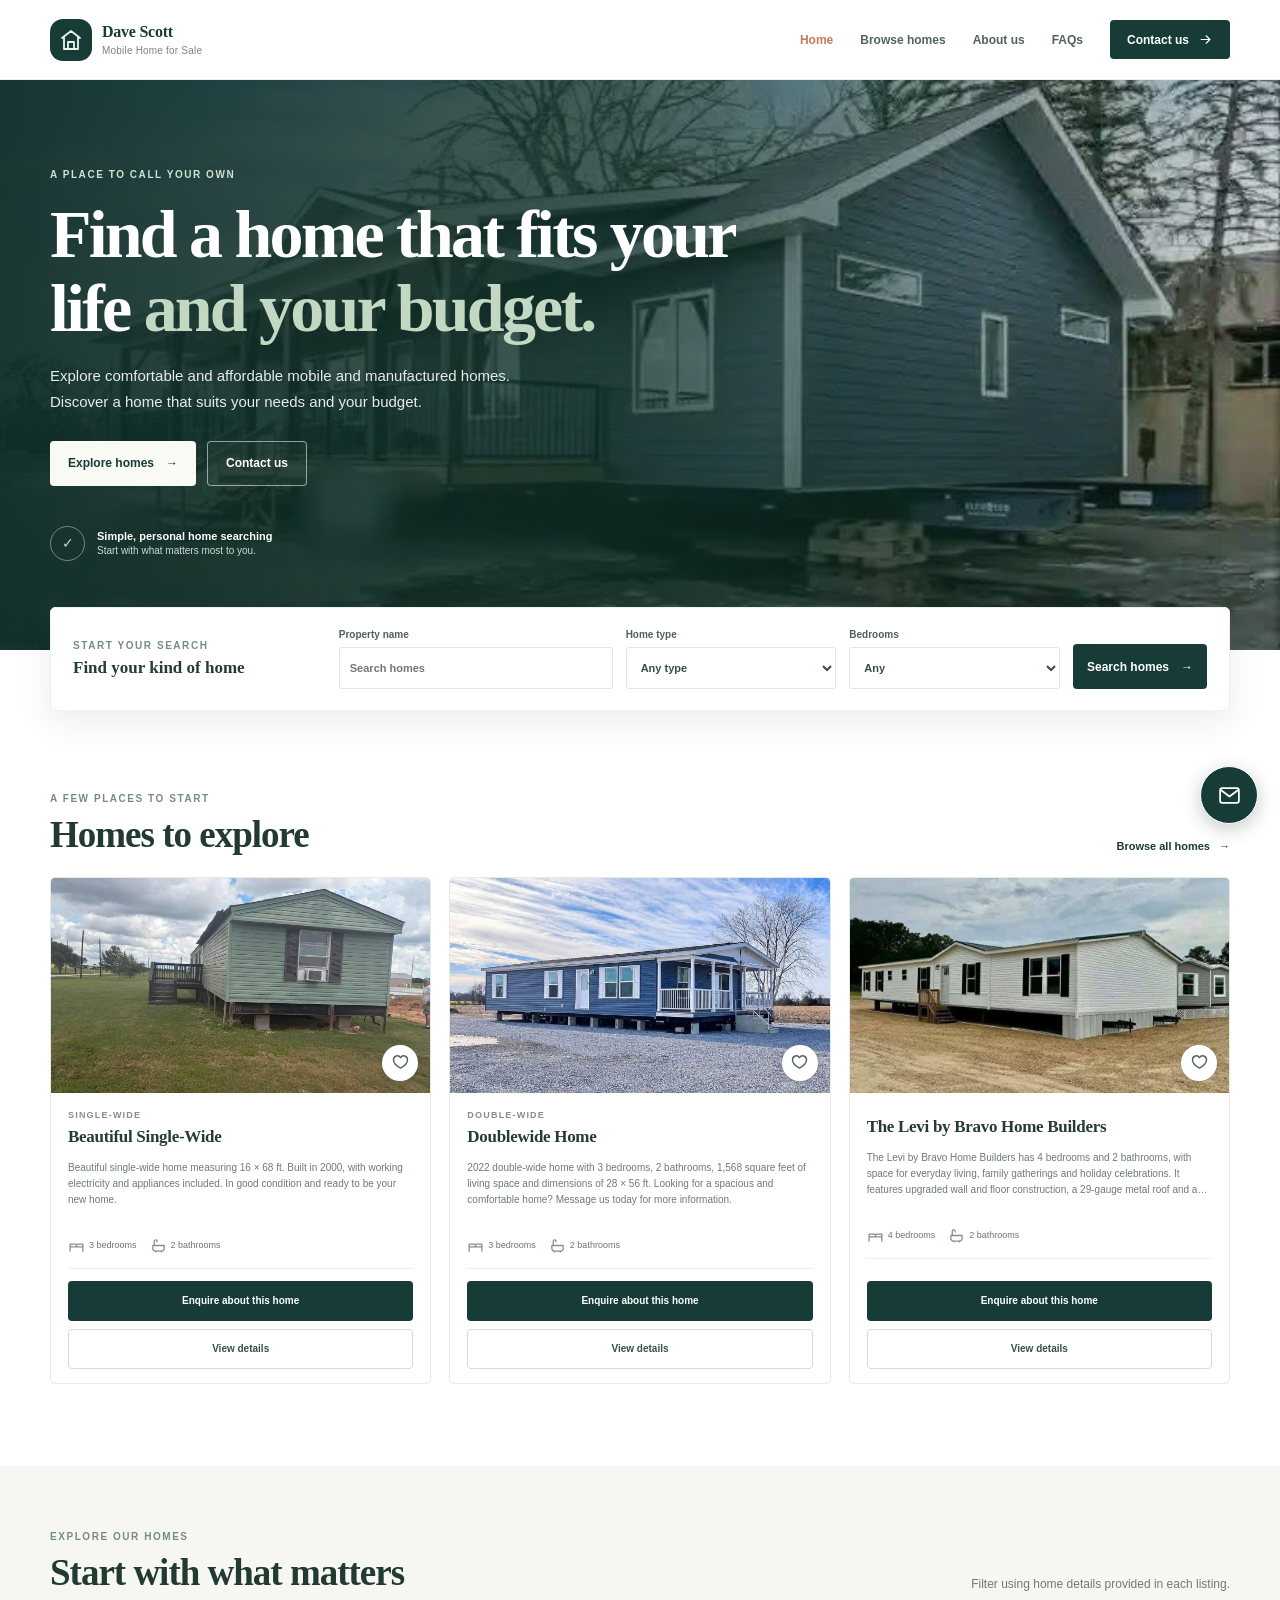
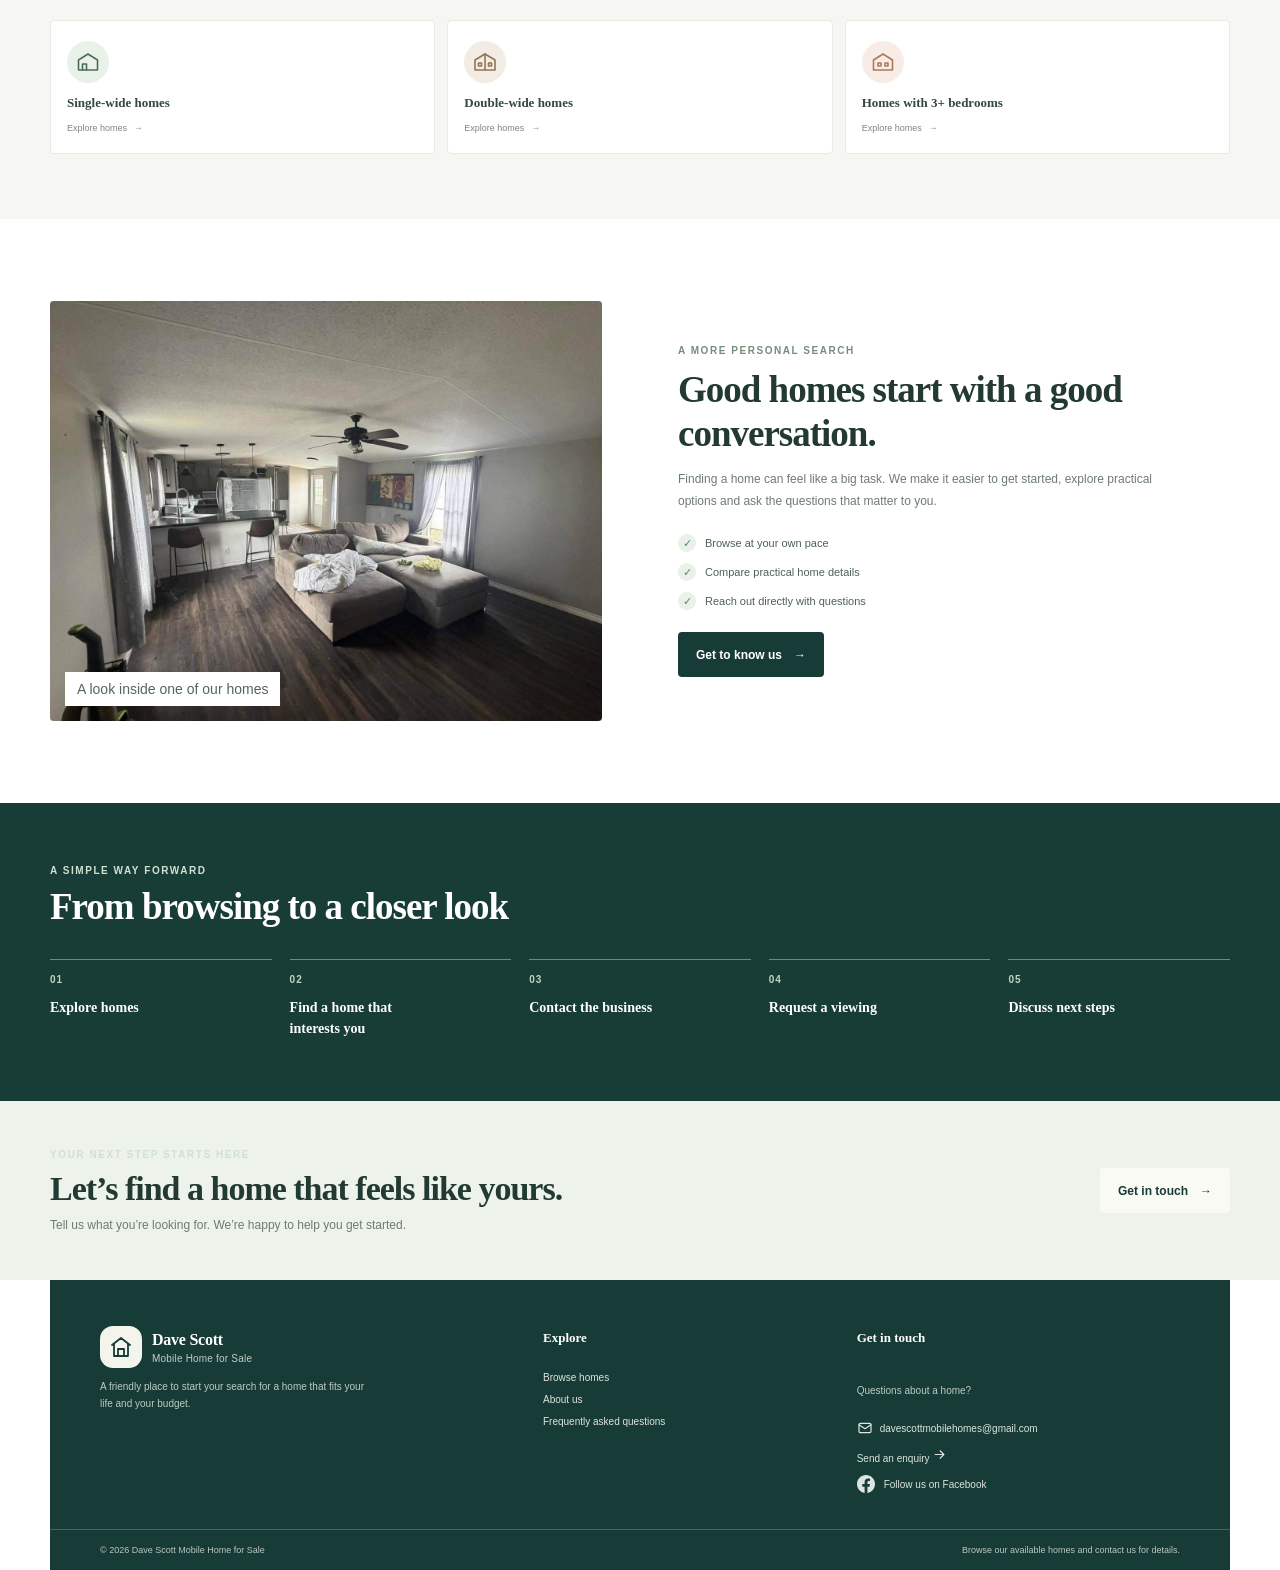
<file: index.html>
﻿<!doctype html>
<html lang="en">
  <head>
    <meta charset="utf-8">
    <meta name="viewport" content="width=device-width, initial-scale=1">
    <meta name="theme-color" content="#173b36">
    <meta name="description" content="Browse Dave Scott Mobile Home for Sale listings and contact us for details about a home.">
    <meta property="og:title" content="Dave Scott Mobile Home for Sale">
    <meta property="og:description" content="Find a home that fits your life and your budget.">
    <meta property="og:type" content="website">
    <link rel="icon" type="image/svg+xml" href="images/logo/favicon.svg">
    <link rel="stylesheet" href="css/style.css">
    <link rel="stylesheet" href="css/responsive.css">
    <title>
      Dave Scott Mobile Home for Sale | Find a Home That Fits
    </title>
  </head>
  <body>
    <header id="site-header">
    </header>
    <main>
      <section class="hero-home">
        <img class="hero-bg-image" src="images/house5/pic1.jpg" alt="Front exterior of a dark-sided home with a covered porch">
        <div class="hero-shade">
        </div>
        <div class="container hero-content">
          <span class="eyebrow eyebrow-light">A PLACE TO CALL YOUR OWN</span>
          <h1>
            Find a home that fits your life <em>and your budget.</em>
          </h1>
          <p>
            Explore comfortable and affordable mobile and manufactured homes. Discover a home that suits your needs and your budget.
          </p>
          <div class="hero-actions">
            <a class="button button-cream" href="properties.html">Explore homes <span aria-hidden="true">→</span></a><a class="button button-outline-light" href="contact.html">Contact us</a>
          </div>
          <div class="hero-promise">
            <span class="promise-icon">✓</span><span><b>Simple, personal home searching</b><small>Start with what matters most to you.</small></span>
          </div>
        </div>
        <span class="image-caption">Photo from a home listing</span>
      </section>
      <section class="search-wrap container" aria-label="Search homes">
        <form class="search-panel" id="home-search">
          <div class="search-intro">
            <span class="eyebrow">START YOUR SEARCH</span>
            <h2>
              Find your kind of home
            </h2>
          </div>
          <label>
            Property name
            <input name="q" type="search" placeholder="Search homes">
          </label>
          <label>
            Home type<select name="type"><option value="">Any type</option><option>Single-wide</option><option>Double-wide</option><option>Mobile home</option></select>
          </label>
          <label>
            Bedrooms<select name="bedrooms"><option value="">Any</option><option value="1">1+</option><option value="2">2+</option><option value="3">3+</option><option value="4">4+</option></select>
          </label>
          <button class="button button-primary search-button" type="submit">
            Search homes <span aria-hidden="true">→</span>
          </button>
        </form>
      </section>
      <section class="section container" id="featured">
        <div class="section-heading">
          <div>
            <span class="eyebrow">A FEW PLACES TO START</span>
            <h2>
              Homes to explore
            </h2>
          </div>
          <a class="text-link" href="properties.html">Browse all homes <span aria-hidden="true">→</span></a>
        </div>
        <div id="featured-grid" class="property-grid">
        </div>
      </section>
      <section class="home-types">
        <div class="container">
          <div class="section-heading">
            <div>
              <span class="eyebrow">EXPLORE OUR HOMES</span>
              <h2>Start with what matters</h2>
            </div>
            <p>
              Filter using home details provided in each listing.
            </p>
          </div>
          <div class="type-grid">
            <a class="type-card" href="properties.html?type=Single-wide"><span class="type-icon" aria-hidden="true"><svg viewBox="0 0 24 24" aria-hidden="true" focusable="false"><path d="m2.5 10 9.5-6 9.5 6v10h-19z"></path><path d="M6.5 20v-6h4v6"></path></svg></span><b>Single-wide homes</b><small>Explore homes <span>→</span></small></a><a class="type-card" href="properties.html?type=Double-wide"><span class="type-icon type-warm" aria-hidden="true"><svg viewBox="0 0 24 24" aria-hidden="true" focusable="false"><path d="m2 10 10-6 10 6v10H2z"></path><path d="M12 4v16M5.5 13h3v3h-3zM15.5 13h3v3h-3z"></path></svg></span><b>Double-wide homes</b><small>Explore homes <span>→</span></small></a><a class="type-card" href="properties.html?bedrooms=3"><span class="type-icon type-peach" aria-hidden="true"><svg viewBox="0 0 24 24" aria-hidden="true" focusable="false"><path d="m2.5 10 9.5-6 9.5 6v10h-19z"></path><path d="M7 13h3v3H7zm7 0h3v3h-3z"></path></svg></span><b>Homes with 3+ bedrooms</b><small>Explore homes <span>→</span></small></a>
          </div>
        </div>
      </section>
      <section class="section container why-section">
        <div class="why-photo">
          <img src="images/house1/pic5.jpg" alt="Living area inside the single-wide home" loading="lazy">
          <span class="photo-caption">A look inside one of our homes</span>
        </div>
        <div class="why-copy">
          <span class="eyebrow">A MORE PERSONAL SEARCH</span>
          <h2>
            Good homes start with a good conversation.
          </h2>
          <p>
            Finding a home can feel like a big task. We make it easier to get started, explore practical options and ask the questions that matter to you.
          </p>
          <ul class="check-list">
            <li>
              <span>✓</span>Browse at your own pace
            </li>
            <li>
              <span>✓</span>Compare practical home details
            </li>
            <li>
              <span>✓</span>Reach out directly with questions
            </li>
          </ul>
          <a class="button button-primary" href="about.html">Get to know us <span>→</span></a>
        </div>
      </section>
      <section class="steps-section">
        <div class="container">
          <div class="section-heading">
            <div>
              <span class="eyebrow eyebrow-light">A SIMPLE WAY FORWARD</span>
              <h2>
                From browsing to a closer look
              </h2>
            </div>
          </div>
          <div class="steps-grid">
            <div>
              <span>01</span><b>Explore homes</b>
            </div>
            <div>
              <span>02</span><b>Find a home that interests you</b>
            </div>
            <div>
              <span>03</span><b>Contact the business</b>
            </div>
            <div>
              <span>04</span><b>Request a viewing</b>
            </div>
            <div>
              <span>05</span><b>Discuss next steps</b>
            </div>
          </div>
        </div>
      </section>
      <section class="contact-banner">
        <div class="container contact-banner-inner">
          <div>
            <span class="eyebrow eyebrow-light">YOUR NEXT STEP STARTS HERE</span>
            <h2>
              Let’s find a home that feels like yours.
            </h2>
            <p>
              Tell us what you’re looking for. We’re happy to help you get started.
            </p>
          </div>
          <a class="button button-cream" href="contact.html">Get in touch <span>→</span></a>
        </div>
      </section>
    </main>
    <footer id="site-footer">
    </footer>
    <script defer src="data/properties.js">
    </script>
    <script defer src="js/main.js">
    </script>
    <script defer src="js/properties.js">
    </script>
    <script defer src="js/email-button.js">
    </script>
  </body>
</html>
</file>
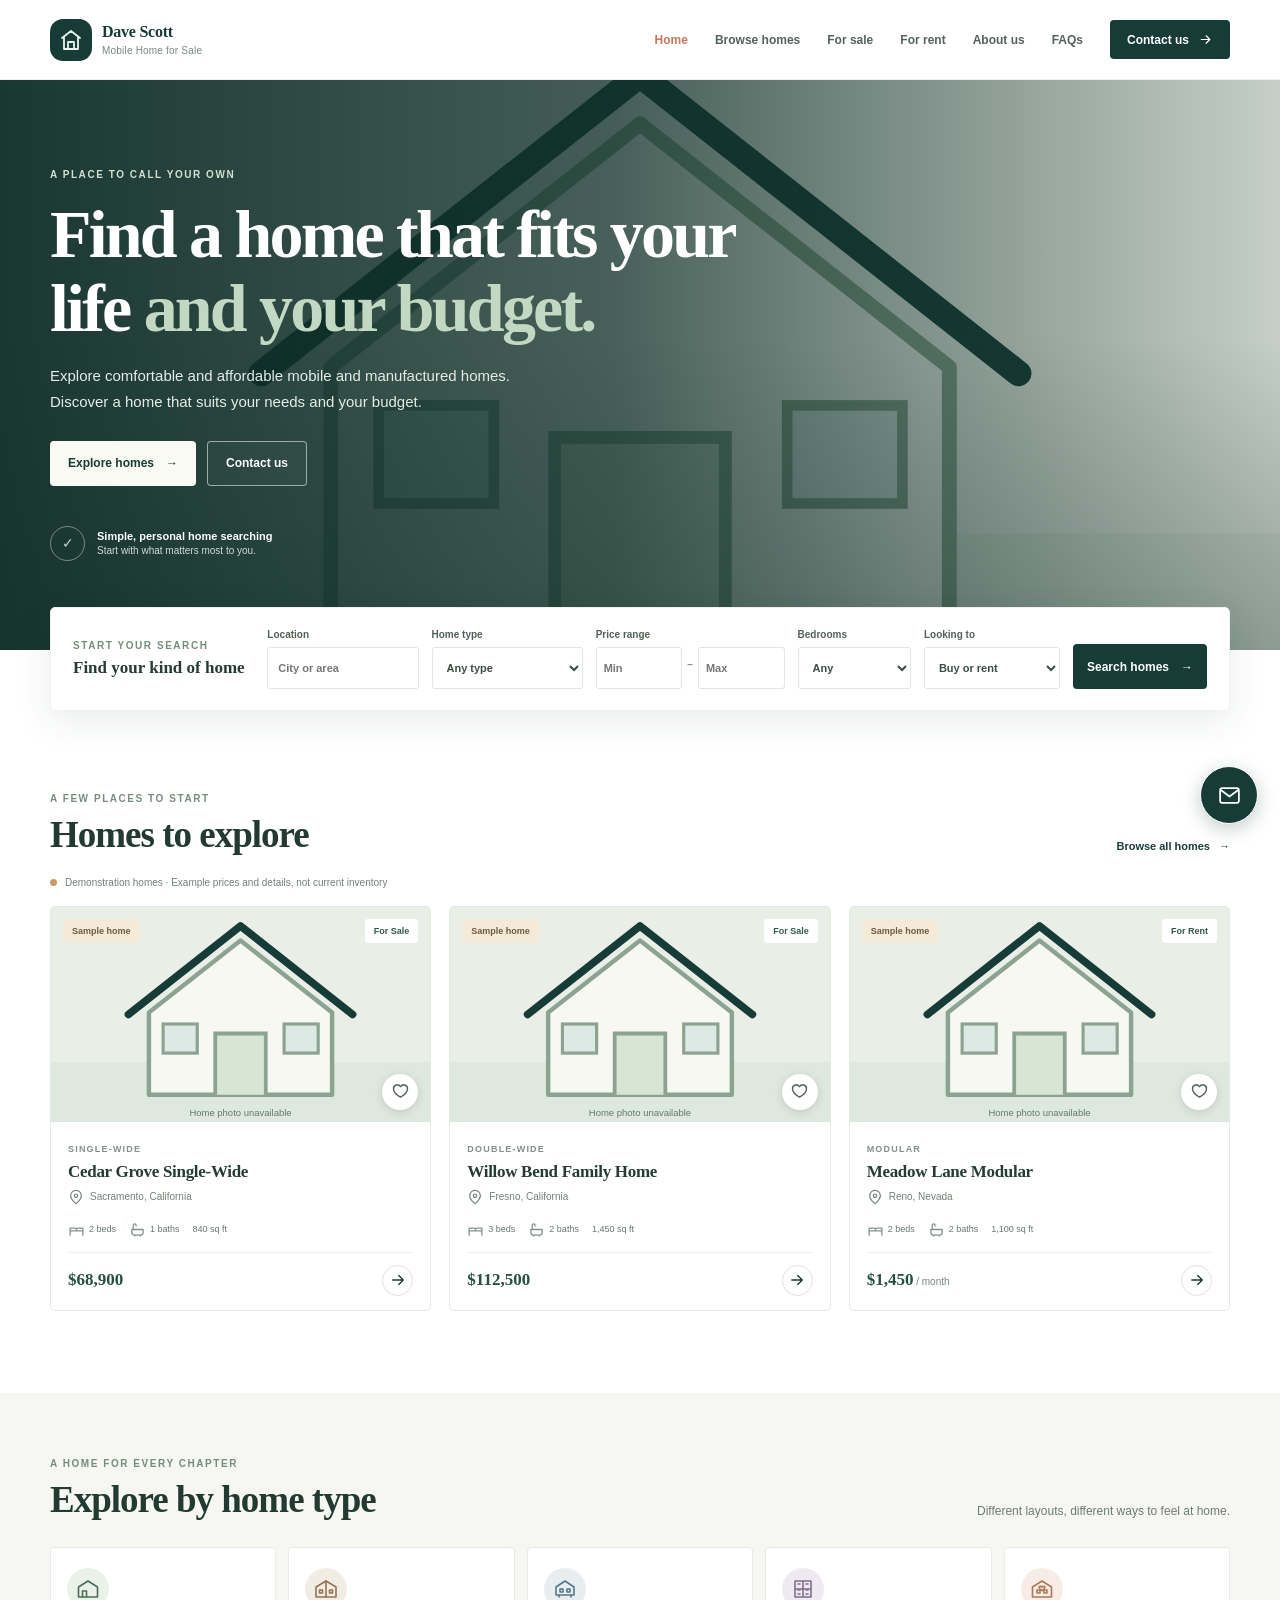
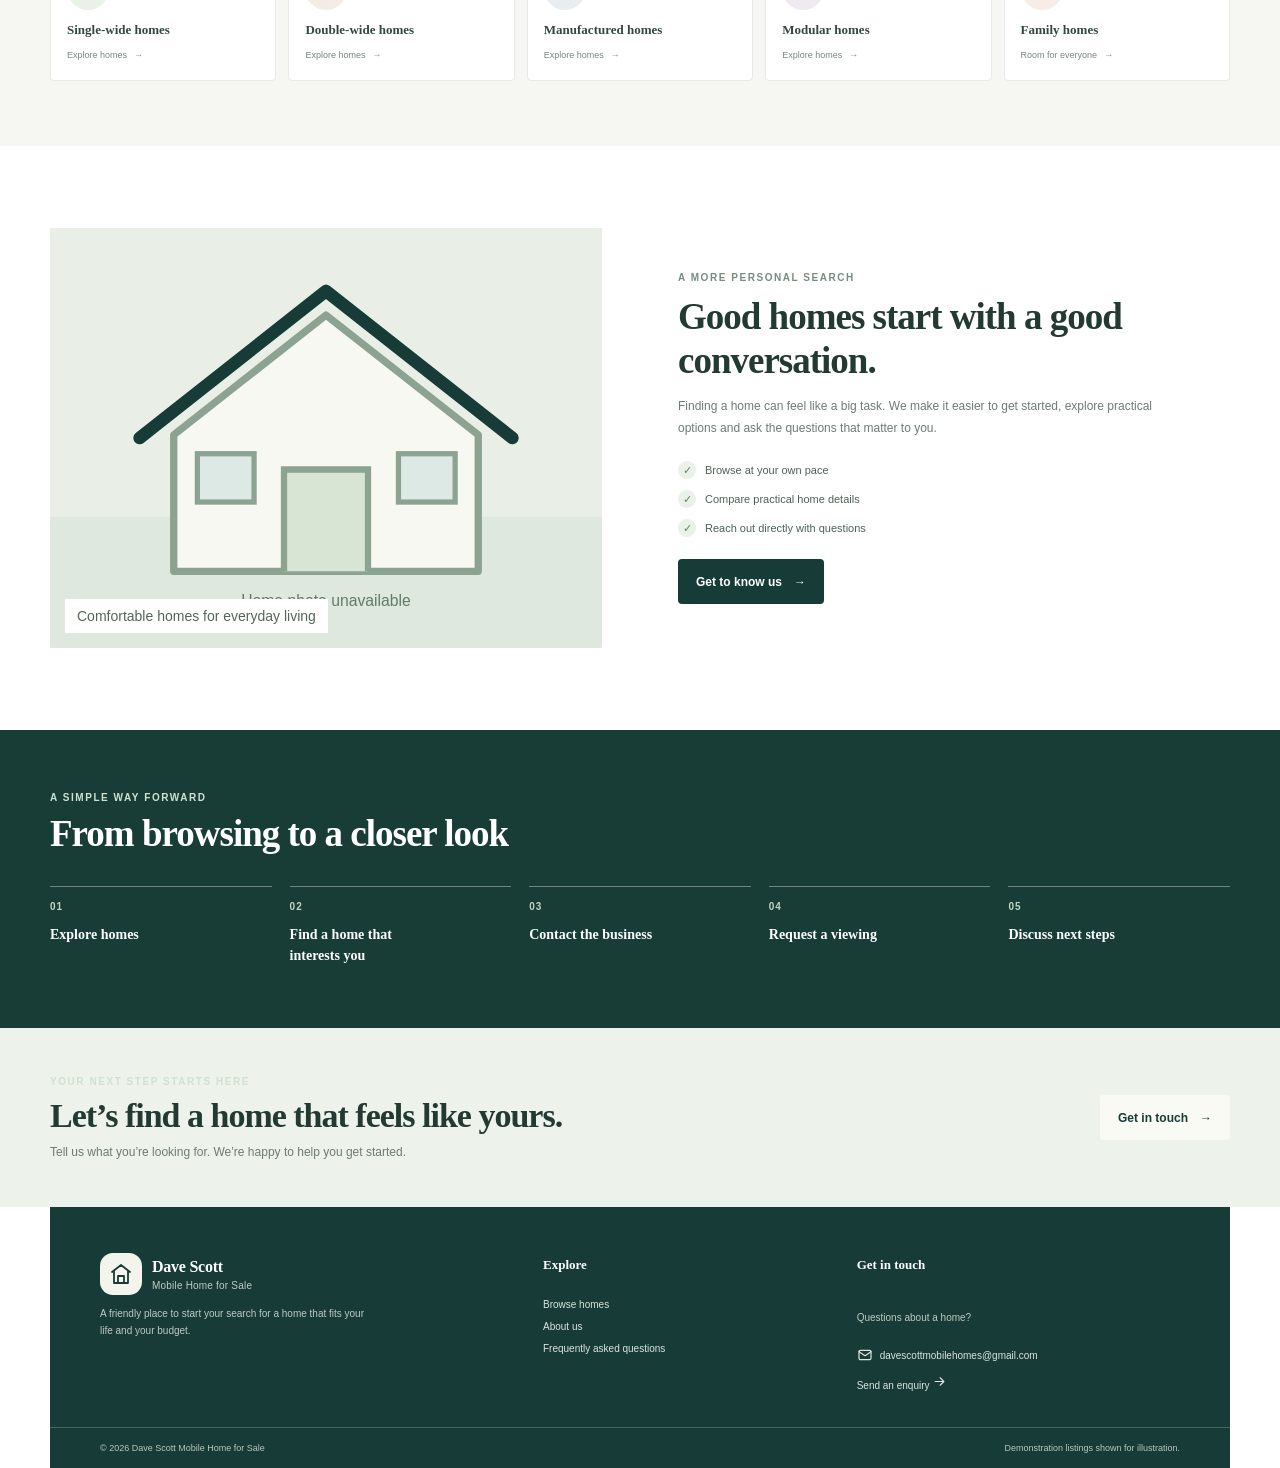
<file: House site/index.html>
﻿<!doctype html>
<html lang="en">
  <head>
    <meta charset="utf-8">
    <meta name="viewport" content="width=device-width, initial-scale=1">
    <meta name="theme-color" content="#173b36">
    <meta name="description" content="Explore comfortable and affordable mobile and manufactured homes. Browse demonstration listings and contact Dave Scott Mobile Home for Sale.">
    <meta property="og:title" content="Dave Scott Mobile Home for Sale">
    <meta property="og:description" content="Find a home that fits your life and your budget.">
    <meta property="og:type" content="website">
    <link rel="icon" type="image/svg+xml" href="images/logo/favicon.svg">
    <link rel="stylesheet" href="css/style.css">
    <link rel="stylesheet" href="css/responsive.css">
    <title>
      Dave Scott Mobile Home for Sale | Find a Home That Fits
    </title>
  </head>
  <body>
    <header id="site-header">
    </header>
    <main>
      <section class="hero-home">
        <img class="hero-bg-image" src="https://images.pexels.com/photos/29239244/pexels-photo-29239244.jpeg?auto=compress&cs=tinysrgb&w=2000" alt="Exterior of a mobile home with wooden steps" onerror="this.onerror=null;this.src='images/properties/home-placeholder.svg'">
        <div class="hero-shade">
        </div>
        <div class="container hero-content">
          <span class="eyebrow eyebrow-light">A PLACE TO CALL YOUR OWN</span>
          <h1>
            Find a home that fits your life <em>and your budget.</em>
          </h1>
          <p>
            Explore comfortable and affordable mobile and manufactured homes. Discover a home that suits your needs and your budget.
          </p>
          <div class="hero-actions">
            <a class="button button-cream" href="properties.html">Explore homes <span aria-hidden="true">→</span></a><a class="button button-outline-light" href="contact.html">Contact us</a>
          </div>
          <div class="hero-promise">
            <span class="promise-icon">✓</span><span><b>Simple, personal home searching</b><small>Start with what matters most to you.</small></span>
          </div>
        </div>
        <span class="image-caption">Mobile-home photography · Illustrative sample</span>
      </section>
      <section class="search-wrap container" aria-label="Search homes">
        <form class="search-panel" id="home-search">
          <div class="search-intro">
            <span class="eyebrow">START YOUR SEARCH</span>
            <h2>
              Find your kind of home
            </h2>
          </div>
          <label>
            Location
            <input name="location" type="search" placeholder="City or area">
          </label>
          <label>
            Home type<select name="type"><option value="">Any type</option><option>Single-wide</option><option>Double-wide</option><option>Manufactured</option><option>Modular</option></select>
          </label>
          <label>
            Price range<span class="range-fields">
            <input name="min" type="number" min="0" placeholder="Min" aria-label="Minimum price">
            <span>–</span>
            <input name="max" type="number" min="0" placeholder="Max" aria-label="Maximum price">
            </span>
          </label>
          <label>
            Bedrooms<select name="bedrooms"><option value="">Any</option><option value="1">1+</option><option value="2">2+</option><option value="3">3+</option><option value="4">4+</option></select>
          </label>
          <label>
            Looking to<select name="transaction"><option value="">Buy or rent</option><option value="Sale">Buy</option><option value="Rent">Rent</option></select>
          </label>
          <button class="button button-primary search-button" type="submit">
            Search homes <span aria-hidden="true">→</span>
          </button>
        </form>
      </section>
      <section class="section container" id="featured">
        <div class="section-heading">
          <div>
            <span class="eyebrow">A FEW PLACES TO START</span>
            <h2>
              Homes to explore
            </h2>
          </div>
          <a class="text-link" href="properties.html">Browse all homes <span aria-hidden="true">→</span></a>
        </div>
        <p class="demo-note">
          <span class="note-dot"></span>Demonstration homes · Example prices and details, not current inventory
        </p>
        <div id="featured-grid" class="property-grid">
        </div>
      </section>
      <section class="home-types">
        <div class="container">
          <div class="section-heading">
            <div>
              <span class="eyebrow">A HOME FOR EVERY CHAPTER</span>
              <h2>
                Explore by home type
              </h2>
            </div>
            <p>
              Different layouts, different ways to feel at home.
            </p>
          </div>
          <div class="type-grid">
            <a class="type-card" href="properties.html?type=Single-wide"><span class="type-icon" aria-hidden="true"><svg viewBox="0 0 24 24" aria-hidden="true" focusable="false"><path d="m2.5 10 9.5-6 9.5 6v10h-19z"></path><path d="M6.5 20v-6h4v6"></path></svg></span><b>Single-wide homes</b><small>Explore homes <span>→</span></small></a><a class="type-card" href="properties.html?type=Double-wide"><span class="type-icon type-warm" aria-hidden="true"><svg viewBox="0 0 24 24" aria-hidden="true" focusable="false"><path d="m2 10 10-6 10 6v10H2z"></path><path d="M12 4v16M5.5 13h3v3h-3zM15.5 13h3v3h-3z"></path></svg></span><b>Double-wide homes</b><small>Explore homes <span>→</span></small></a><a class="type-card" href="properties.html?type=Manufactured"><span class="type-icon type-blue" aria-hidden="true"><svg viewBox="0 0 24 24" aria-hidden="true" focusable="false"><path d="m3 10 9-6 9 6v8H3z"></path><path d="M6 18v2m12-2v2M7 12h3v3H7zm7 0h3v3h-3z"></path></svg></span><b>Manufactured homes</b><small>Explore homes <span>→</span></small></a><a class="type-card" href="properties.html?type=Modular"><span class="type-icon type-lilac" aria-hidden="true"><svg viewBox="0 0 24 24" aria-hidden="true" focusable="false"><path d="M4 4h16v16H4zM12 4v16M4 12h16"></path><path d="M7 7h2m6 0h2m-10 6h2m6 0h2m-10 4h2m6 0h2"></path></svg></span><b>Modular homes</b><small>Explore homes <span>→</span></small></a><a class="type-card" href="properties.html?bedrooms=3"><span class="type-icon type-peach" aria-hidden="true"><svg viewBox="0 0 24 24" aria-hidden="true" focusable="false"><path d="m2.5 10 9.5-6 9.5 6v10h-19z"></path><path d="M7 13h3v3H7zm7 0h3v3h-3z"></path><path d="M12 10.2c-.8-1.3-3-1-3 0 0 1.3 3 3.4 3 3.4s3-2.1 3-3.4c0-1-2.2-1.3-3 0z"></path></svg></span><b>Family homes</b><small>Room for everyone <span>→</span></small></a>
          </div>
        </div>
      </section>
      <section class="section container why-section">
        <div class="why-photo">
          <img src="https://images.pexels.com/photos/29239244/pexels-photo-29239244.jpeg?auto=compress&cs=tinysrgb&w=1200" alt="Exterior of a mobile home with wooden steps" loading="lazy" onerror="this.onerror=null;this.src='images/properties/home-placeholder.svg'">
          <span class="photo-caption">Comfortable homes for everyday living</span>
        </div>
        <div class="why-copy">
          <span class="eyebrow">A MORE PERSONAL SEARCH</span>
          <h2>
            Good homes start with a good conversation.
          </h2>
          <p>
            Finding a home can feel like a big task. We make it easier to get started, explore practical options and ask the questions that matter to you.
          </p>
          <ul class="check-list">
            <li>
              <span>✓</span>Browse at your own pace
            </li>
            <li>
              <span>✓</span>Compare practical home details
            </li>
            <li>
              <span>✓</span>Reach out directly with questions
            </li>
          </ul>
          <a class="button button-primary" href="about.html">Get to know us <span>→</span></a>
        </div>
      </section>
      <section class="steps-section">
        <div class="container">
          <div class="section-heading">
            <div>
              <span class="eyebrow eyebrow-light">A SIMPLE WAY FORWARD</span>
              <h2>
                From browsing to a closer look
              </h2>
            </div>
          </div>
          <div class="steps-grid">
            <div>
              <span>01</span><b>Explore homes</b>
            </div>
            <div>
              <span>02</span><b>Find a home that interests you</b>
            </div>
            <div>
              <span>03</span><b>Contact the business</b>
            </div>
            <div>
              <span>04</span><b>Request a viewing</b>
            </div>
            <div>
              <span>05</span><b>Discuss next steps</b>
            </div>
          </div>
        </div>
      </section>
      <section class="contact-banner">
        <div class="container contact-banner-inner">
          <div>
            <span class="eyebrow eyebrow-light">YOUR NEXT STEP STARTS HERE</span>
            <h2>
              Let’s find a home that feels like yours.
            </h2>
            <p>
              Tell us what you’re looking for. We’re happy to help you get started.
            </p>
          </div>
          <a class="button button-cream" href="contact.html">Get in touch <span>→</span></a>
        </div>
      </section>
    </main>
    <footer id="site-footer">
    </footer>
    <script defer src="data/properties.js">
    </script>
    <script defer src="js/main.js">
    </script>
    <script defer src="js/properties.js">
    </script>
    <script defer src="js/email-button.js">
    </script>
  </body>
</html>
</file>
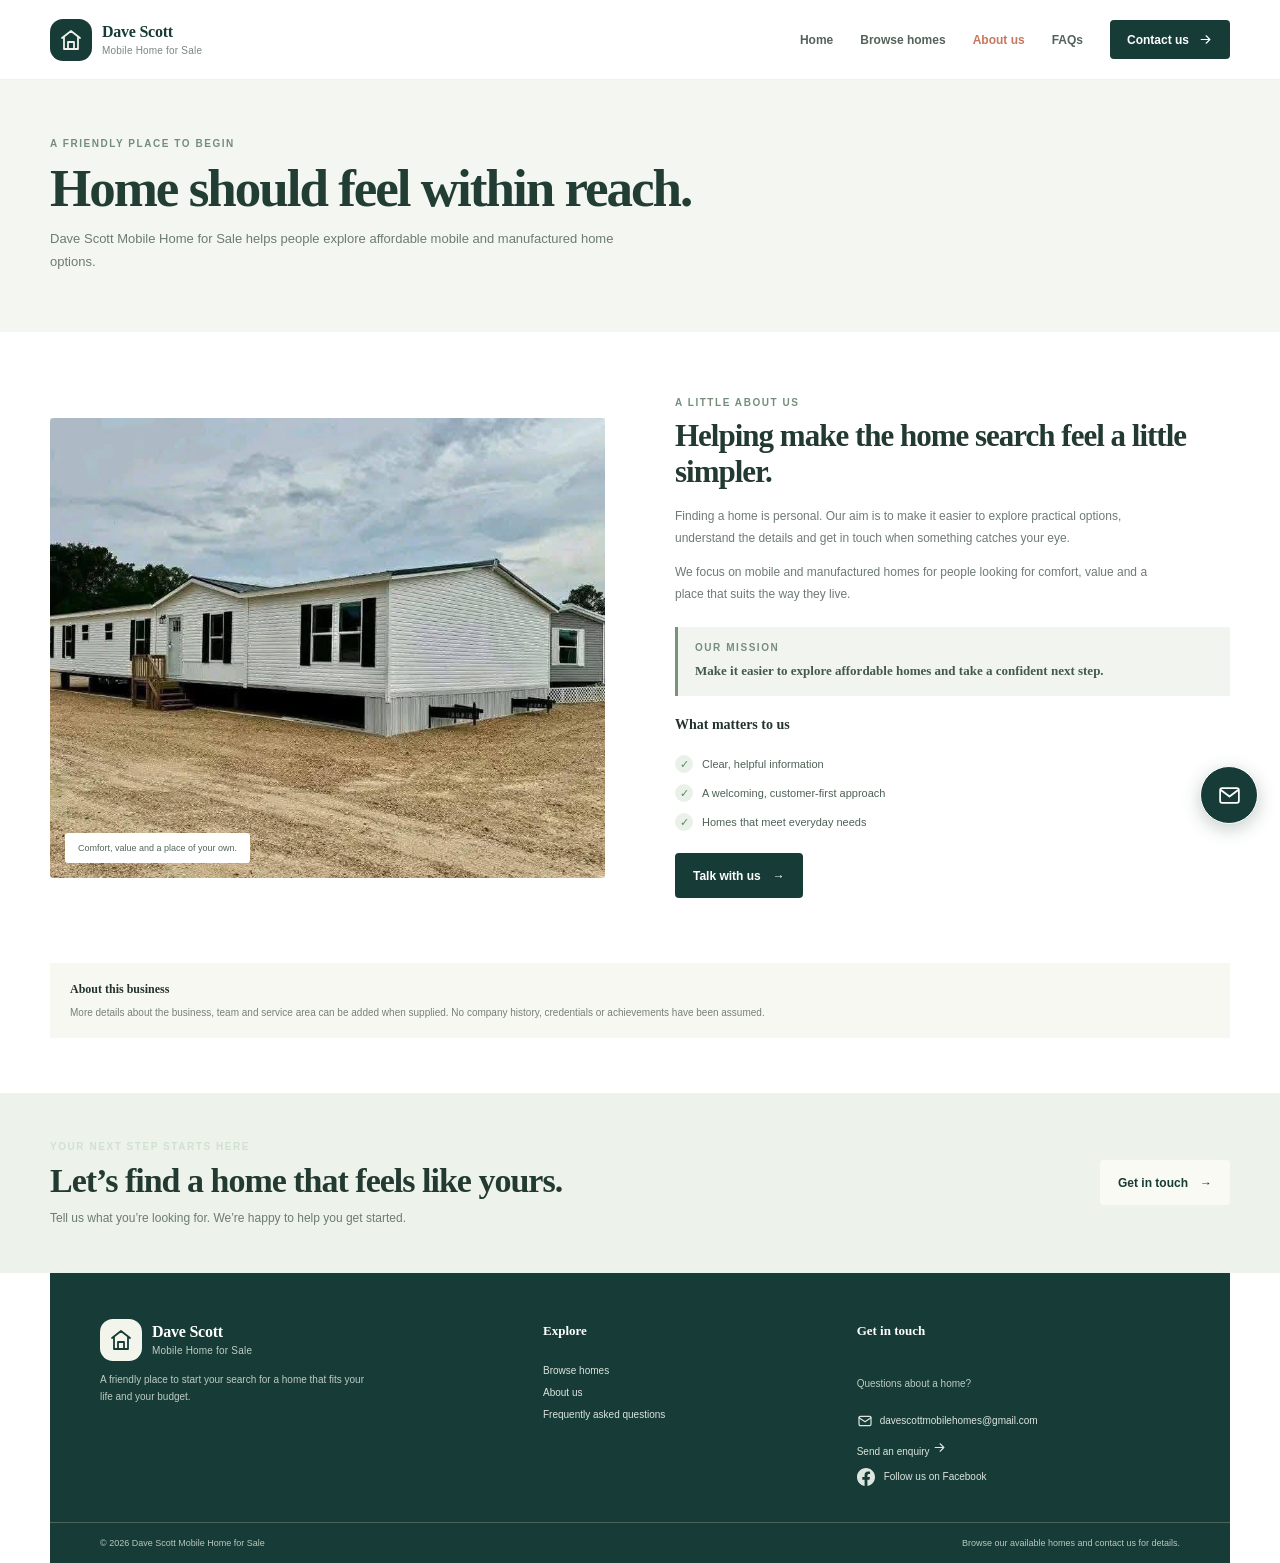
<file: about.html>
﻿<!doctype html>
<html lang="en">
  <head>
    <meta charset="utf-8">
    <meta name="viewport" content="width=device-width, initial-scale=1">
    <meta name="description" content="Learn about Dave Scott Mobile Home for Sale and its customer-focused approach to affordable mobile and manufactured homes.">
    <meta property="og:title" content="About Us | Dave Scott Mobile Home for Sale">
    <meta property="og:description" content="A friendly place to begin your search for an affordable home.">
    <meta property="og:type" content="website">
    <link rel="icon" type="image/svg+xml" href="images/logo/favicon.svg">
    <link rel="stylesheet" href="css/style.css">
    <link rel="stylesheet" href="css/responsive.css">
    <title>
      About Us | Dave Scott Mobile Home for Sale
    </title>
  </head>
  <body>
    <header id="site-header">
    </header>
    <main>
      <section class="page-intro">
        <div class="container">
          <span class="eyebrow">A FRIENDLY PLACE TO BEGIN</span>
          <h1>
            Home should feel within reach.
          </h1>
          <p>
            Dave Scott Mobile Home for Sale helps people explore affordable mobile and manufactured home options.
          </p>
        </div>
      </section>
      <section class="container about-layout">
        <div class="about-photo">
          <img src="images/house3/pic1.jpg" alt="Exterior of The Levi home" loading="lazy">
          <span>Comfort, value and a place of your own.</span>
        </div>
        <div class="about-copy">
          <span class="eyebrow">A LITTLE ABOUT US</span>
          <h2>
            Helping make the home search feel a little simpler.
          </h2>
          <p>
            Finding a home is personal. Our aim is to make it easier to explore practical options, understand the details and get in touch when something catches your eye.
          </p>
          <p>
            We focus on mobile and manufactured homes for people looking for comfort, value and a place that suits the way they live.
          </p>
          <div class="mission-box">
            <span class="eyebrow">OUR MISSION</span>
            <p>
              Make it easier to explore affordable homes and take a confident next step.
            </p>
          </div>
          <h3>
            What matters to us
          </h3>
          <ul class="check-list">
            <li>
              <span>✓</span>Clear, helpful information
            </li>
            <li>
              <span>✓</span>A welcoming, customer-first approach
            </li>
            <li>
              <span>✓</span>Homes that meet everyday needs
            </li>
          </ul>
          <a class="button button-primary" href="contact.html">Talk with us <span>→</span></a>
        </div>
      </section>
      <section class="container placeholder-note">
        <strong>About this business</strong>
        <p>
          More details about the business, team and service area can be added when supplied. No company history, credentials or achievements have been assumed.
        </p>
      </section>
      <section class="contact-banner">
        <div class="container contact-banner-inner">
          <div>
            <span class="eyebrow eyebrow-light">YOUR NEXT STEP STARTS HERE</span>
            <h2>
              Let’s find a home that feels like yours.
            </h2>
            <p>
              Tell us what you’re looking for. We’re happy to help you get started.
            </p>
          </div>
          <a class="button button-cream" href="contact.html">Get in touch <span>→</span></a>
        </div>
      </section>
    </main>
    <footer id="site-footer">
    </footer>
    <script defer src="data/properties.js">
    </script>
    <script defer src="js/main.js">
    </script>
    <script defer src="js/email-button.js">
    </script>
  </body>
</html>
</file>
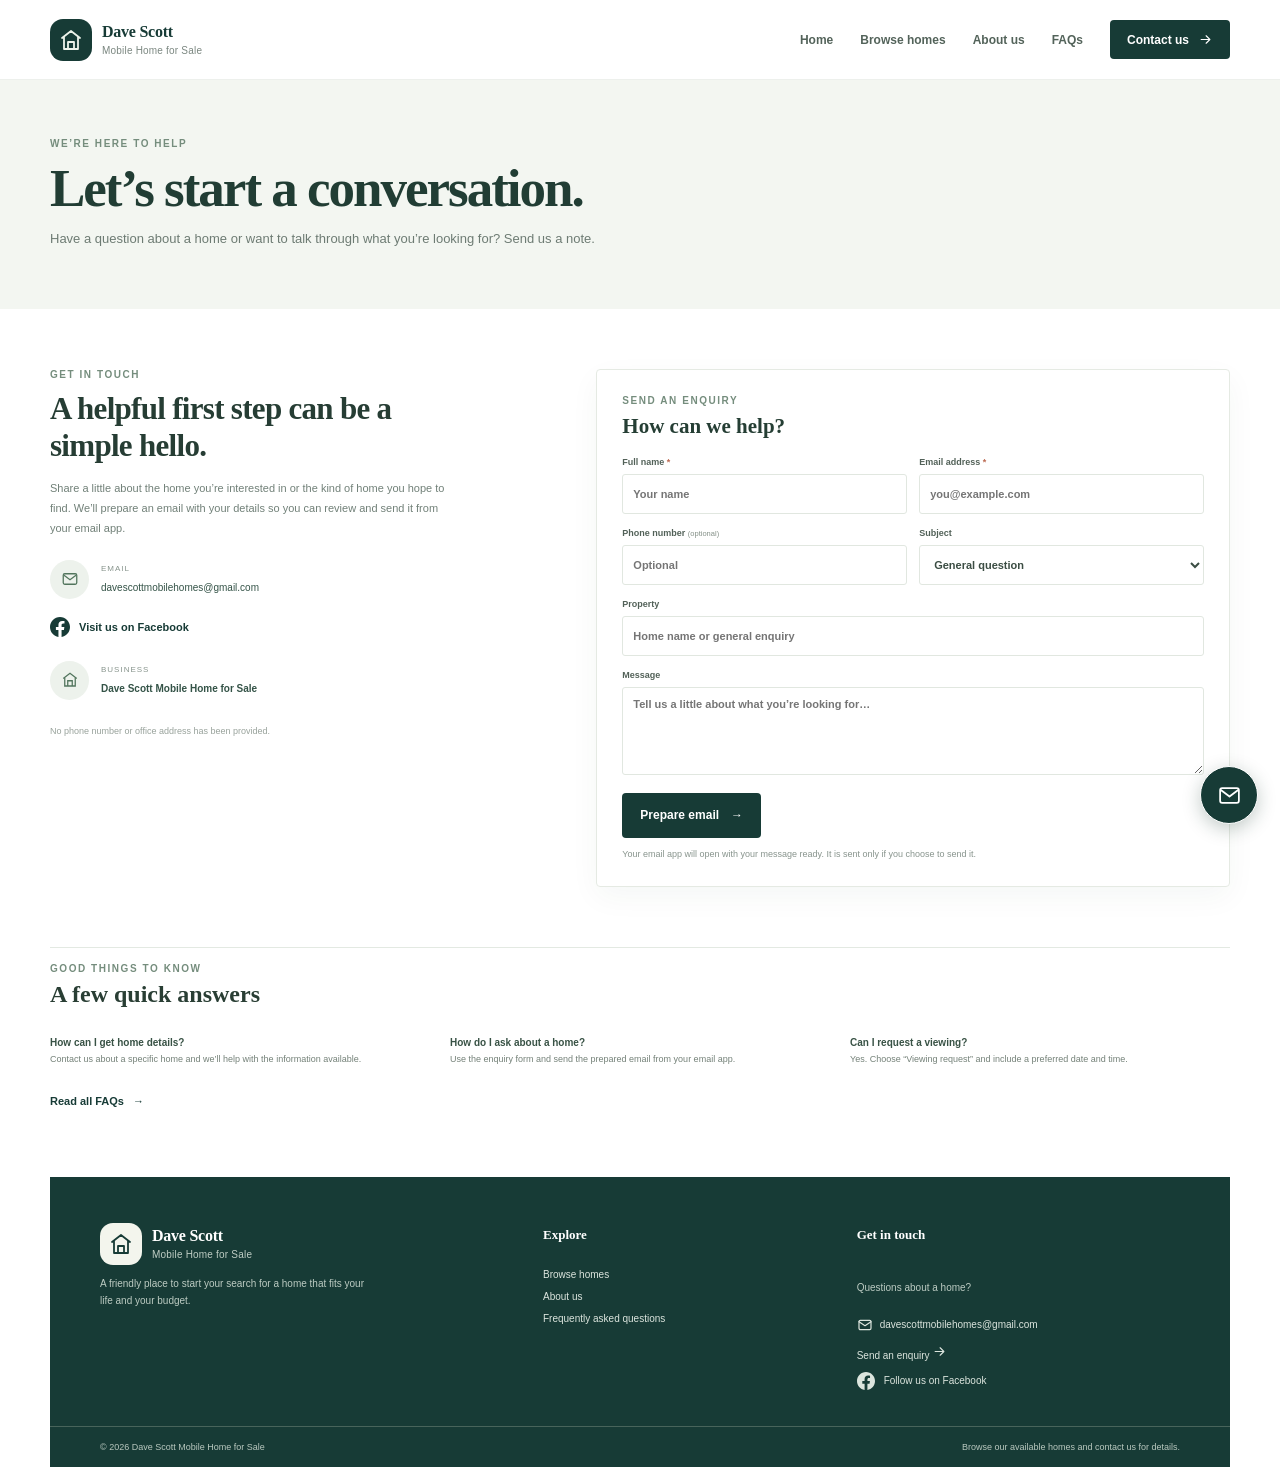
<file: contact.html>
﻿<!doctype html>
<html lang="en">
  <head>
    <meta charset="utf-8">
    <meta name="viewport" content="width=device-width, initial-scale=1">
    <meta name="description" content="Contact Dave Scott Mobile Home for Sale by email. Send an enquiry or request a viewing using a ready-to-send email draft.">
    <meta property="og:title" content="Contact | Dave Scott Mobile Home for Sale">
    <meta property="og:description" content="Ask about a home or share what kind of home you are looking for.">
    <meta property="og:type" content="website">
    <link rel="icon" type="image/svg+xml" href="images/logo/favicon.svg">
    <link rel="stylesheet" href="css/style.css">
    <link rel="stylesheet" href="css/responsive.css">
    <title>
      Contact | Dave Scott Mobile Home for Sale
    </title>
  </head>
  <body>
    <header id="site-header">
    </header>
    <main>
      <section class="page-intro">
        <div class="container">
          <span class="eyebrow">WE’RE HERE TO HELP</span>
          <h1>
            Let’s start a conversation.
          </h1>
          <p>
            Have a question about a home or want to talk through what you’re looking for? Send us a note.
          </p>
        </div>
      </section>
      <section class="container contact-layout">
        <div class="contact-copy">
          <span class="eyebrow">GET IN TOUCH</span>
          <h2>
            A helpful first step can be a simple hello.
          </h2>
          <p>
            Share a little about the home you’re interested in or the kind of home you hope to find. We’ll prepare an email with your details so you can review and send it from your email app.
          </p>
          <div class="contact-detail">
            <span class="contact-icon" aria-hidden="true"><svg viewBox="0 0 24 24" width="18" height="18" fill="none" stroke="currentColor" stroke-width="1.7"><rect x="3" y="5" width="18" height="14" rx="2"></rect><path d="m4 7 8 6 8-6"></path></svg></span>
            <div>
              <small>EMAIL</small><a href="mailto:davescottmobilehomes@gmail.com">davescottmobilehomes@gmail.com</a>
            </div>
          </div>
          <a class="contact-facebook" href="https://www.facebook.com/share/19evGGARBH/?mibextid=wwXIfr" target="_blank" rel="noopener noreferrer">
            <svg viewBox="0 0 24 24" width="20" height="20" aria-hidden="true" focusable="false"><path fill="currentColor" d="M24 12.07C24 5.4 18.63 0 12 0S0 5.4 0 12.07C0 18.1 4.39 23.1 10.13 24v-8.43H7.08v-3.5h3.05V9.41c0-3.04 1.8-4.73 4.55-4.73 1.32 0 2.7.24 2.7.24v2.98h-1.52c-1.5 0-1.97.94-1.97 1.9v2.27h3.35l-.54 3.5h-2.81V24C19.61 23.1 24 18.1 24 12.07Z"></path></svg>
            <span>Visit us on Facebook</span>
          </a>
          <div class="contact-detail">
            <span class="contact-icon" aria-hidden="true"><svg viewBox="0 0 24 24" width="18" height="18" fill="none" stroke="currentColor" stroke-width="1.7"><path d="m3 10 9-7 9 7"></path><path d="M5 9v11h14V9M9 20v-7h6v7"></path></svg></span>
            <div>
              <small>BUSINESS</small><strong>Dave Scott Mobile Home for Sale</strong>
            </div>
          </div>
          <p class="muted-note">
            No phone number or office address has been provided.
          </p>
        </div>
        <form class="contact-form" id="contact-form">
          <span class="eyebrow">SEND AN ENQUIRY</span>
          <h2>
            How can we help?
          </h2>
          <div class="form-grid">
            <label>
              Full name <i>*</i>
              <input required name="name" autocomplete="name" placeholder="Your name">
            </label>
            <label>
              Email address <i>*</i>
              <input required type="email" name="email" autocomplete="email" placeholder="you@example.com">
            </label>
            <label>
              Phone number <small>(optional)</small>
              <input type="tel" name="phone" autocomplete="tel" placeholder="Optional">
            </label>
            <label>
              Subject<select name="kind" id="contact-kind"><option value="General question">General question</option><option value="Home enquiry">Property enquiry</option><option value="Viewing request">Viewing request</option></select>
            </label>
            <label class="wide">
              Property
              <input name="property" id="contact-property" placeholder="Home name or general enquiry">
            </label>
            <div class="form-row-viewing wide" id="viewing-fields" hidden>
              <label>
                Preferred date
                <input type="date" name="date">
              </label>
              <label>
                Preferred time
                <input type="time" name="time">
              </label>
            </div>
            <label class="wide">
              Message<textarea name="message" rows="4" placeholder="Tell us a little about what you’re looking for…"></textarea>
            </label>
          </div>
          <button class="button button-primary" type="submit">
            Prepare email <span>→</span>
          </button>
          <p class="form-note">
            Your email app will open with your message ready. It is sent only if you choose to send it.
          </p>
          <p class="form-success" id="form-success" role="status" hidden>
            Thank you for your interest. Your enquiry is ready to be sent to our team. We will respond once we receive it.
          </p>
        </form>
      </section>
      <section class="container contact-faq">
        <span class="eyebrow">GOOD THINGS TO KNOW</span>
        <h2>
          A few quick answers
        </h2>
        <div class="quick-answers">
          <p>
            <b>How can I get home details?</b><br>Contact us about a specific home and we’ll help with the information available.
          </p>
          <p>
            <b>How do I ask about a home?</b><br>Use the enquiry form and send the prepared email from your email app.
          </p>
          <p>
            <b>Can I request a viewing?</b><br>Yes. Choose “Viewing request” and include a preferred date and time.
          </p>
        </div>
        <a class="text-link" href="faq.html">Read all FAQs <span>→</span></a>
      </section>
    </main>
    <footer id="site-footer">
    </footer>
    <script defer src="data/properties.js">
    </script>
    <script defer src="js/main.js">
    </script>
    <script defer src="js/contact.js">
    </script>
    <script defer src="js/email-button.js">
    </script>
  </body>
</html>
</file>
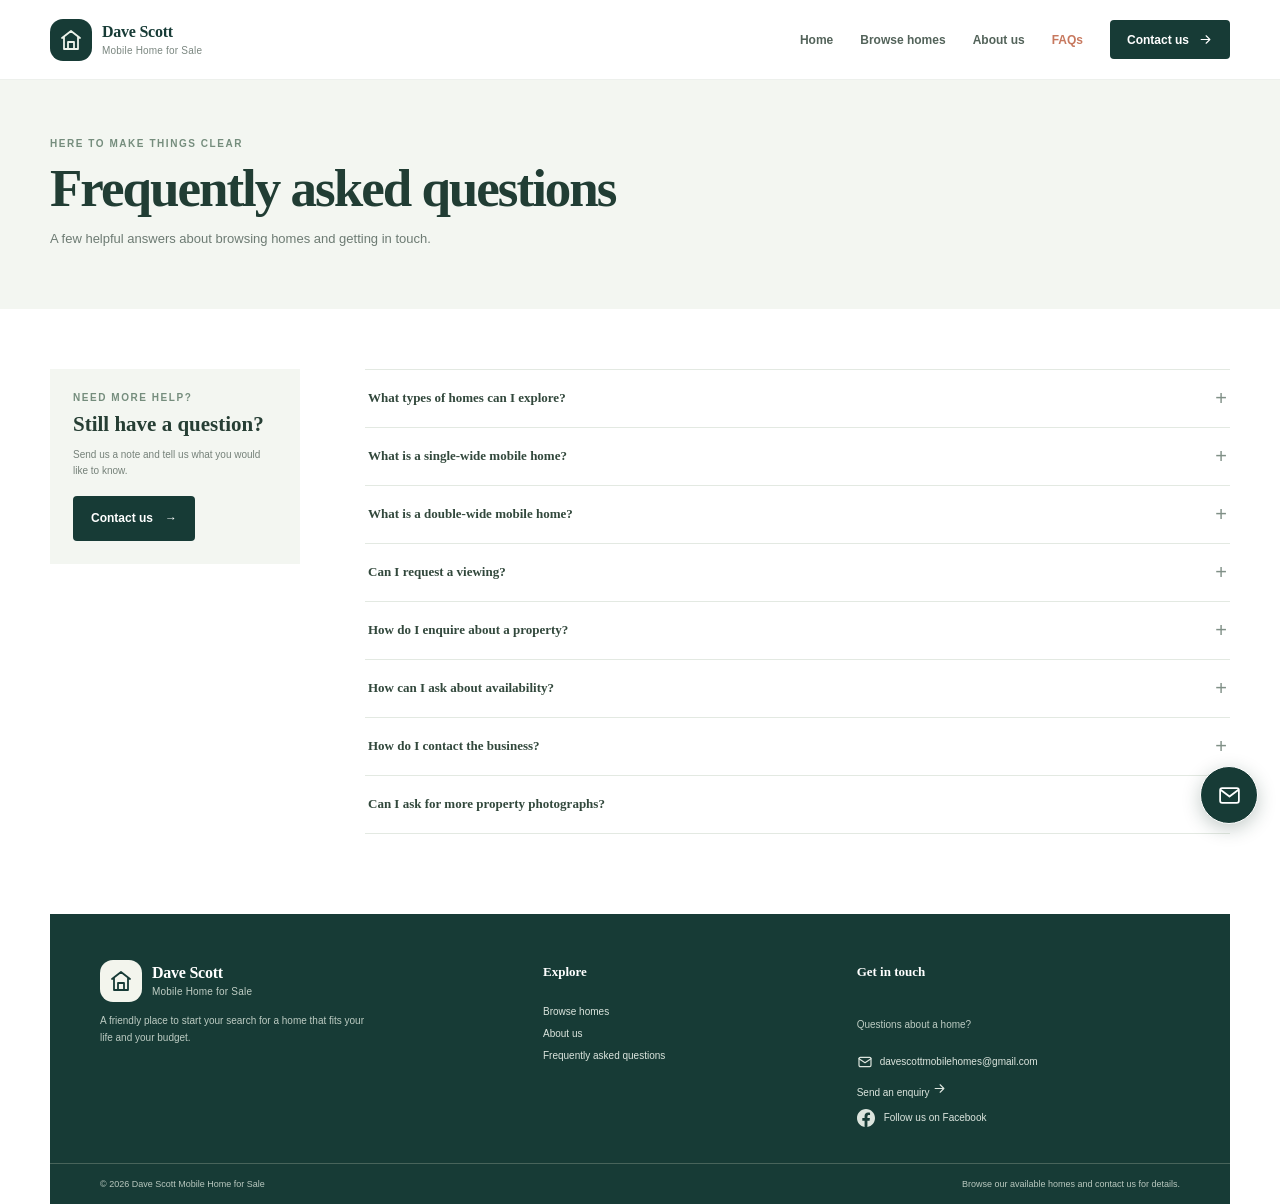
<file: faq.html>
﻿<!doctype html>
<html lang="en">
  <head>
    <meta charset="utf-8">
    <meta name="viewport" content="width=device-width, initial-scale=1">
    <meta name="description" content="Answers to common questions about mobile and manufactured home listings, enquiries and viewing requests.">
    <meta property="og:title" content="FAQs | Dave Scott Mobile Home for Sale">
    <meta property="og:description" content="Helpful answers for your home search.">
    <meta property="og:type" content="website">
    <link rel="icon" type="image/svg+xml" href="images/logo/favicon.svg">
    <link rel="stylesheet" href="css/style.css">
    <link rel="stylesheet" href="css/responsive.css">
    <title>
      FAQs | Dave Scott Mobile Home for Sale
    </title>
  </head>
  <body>
    <header id="site-header">
    </header>
    <main>
      <section class="page-intro">
        <div class="container">
          <span class="eyebrow">HERE TO MAKE THINGS CLEAR</span>
          <h1>
            Frequently asked questions
          </h1>
          <p>
            A few helpful answers about browsing homes and getting in touch.
          </p>
        </div>
      </section>
      <section class="container faq-layout">
        <aside class="faq-aside">
          <span class="eyebrow">NEED MORE HELP?</span>
          <h2>
            Still have a question?
          </h2>
          <p>
            Send us a note and tell us what you would like to know.
          </p>
          <a class="button button-primary" href="contact.html">Contact us <span>→</span></a>
        </aside>
        <div class="faq-list" id="faq-list">
          <article class="faq-item">
            <h2>
              <button aria-expanded="false" aria-controls="answer-1">
                What types of homes can I explore?<span aria-hidden="true">+</span>
              </button>
            </h2>
            <div id="answer-1" class="faq-answer" hidden>
              <p>
                The listings include homes described as single-wide, double-wide and mobile homes. Some listings do not specify a home type.
              </p>
            </div>
          </article>
          <article class="faq-item">
            <h2>
              <button aria-expanded="false" aria-controls="answer-2">
                What is a single-wide mobile home?<span aria-hidden="true">+</span>
              </button>
            </h2>
            <div id="answer-2" class="faq-answer" hidden>
              <p>
                A single-wide is a manufactured home built and transported as one section. Dimensions and layouts vary by home.
              </p>
            </div>
          </article>
          <article class="faq-item">
            <h2>
              <button aria-expanded="false" aria-controls="answer-3">
                What is a double-wide mobile home?<span aria-hidden="true">+</span>
              </button>
            </h2>
            <div id="answer-3" class="faq-answer" hidden>
              <p>
                A double-wide is a manufactured home delivered in two sections and joined at its destination. The details depend on the specific home.
              </p>
            </div>
          </article>
          <article class="faq-item">
            <h2>
              <button aria-expanded="false" aria-controls="answer-4">
                Can I request a viewing?<span aria-hidden="true">+</span>
              </button>
            </h2>
            <div id="answer-4" class="faq-answer" hidden>
              <p>
                Yes. Use the viewing request form on a home’s detail page. A request is not a confirmed appointment; the business must respond to arrange details.
              </p>
            </div>
          </article>
          <article class="faq-item">
            <h2>
              <button aria-expanded="false" aria-controls="answer-5">
                How do I enquire about a property?<span aria-hidden="true">+</span>
              </button>
            </h2>
            <div id="answer-5" class="faq-answer" hidden>
              <p>
                Choose “Enquire about this home” on a listing, complete the form and review the email draft in your email app before sending it.
              </p>
            </div>
          </article>
          <article class="faq-item">
            <h2>
              <button aria-expanded="false" aria-controls="answer-6">
                How can I ask about availability?<span aria-hidden="true">+</span>
              </button>
            </h2>
            <div id="answer-6" class="faq-answer" hidden>
              <p>
                Contact us about the home you are interested in and ask for its current availability and details.
              </p>
            </div>
          </article>
          <article class="faq-item">
            <h2>
              <button aria-expanded="false" aria-controls="answer-7">
                How do I contact the business?<span aria-hidden="true">+</span>
              </button>
            </h2>
            <div id="answer-7" class="faq-answer" hidden>
              <p>
                Email <a href="mailto:davescottmobilehomes@gmail.com">davescottmobilehomes@gmail.com</a> or use the contact form to prepare a message.
              </p>
            </div>
          </article>
          <article class="faq-item">
            <h2>
              <button aria-expanded="false" aria-controls="answer-8">
                Can I ask for more property photographs?<span aria-hidden="true">+</span>
              </button>
            </h2>
            <div id="answer-8" class="faq-answer" hidden>
              <p>
                Yes. Send an enquiry and ask for more photos of the home you are interested in.
              </p>
            </div>
          </article>
        </div>
      </section>
    </main>
    <footer id="site-footer">
    </footer>
    <script defer src="data/properties.js">
    </script>
    <script defer src="js/main.js">
    </script>
    <script defer src="js/faq.js">
    </script>
    <script defer src="js/email-button.js">
    </script>
  </body>
</html>
</file>
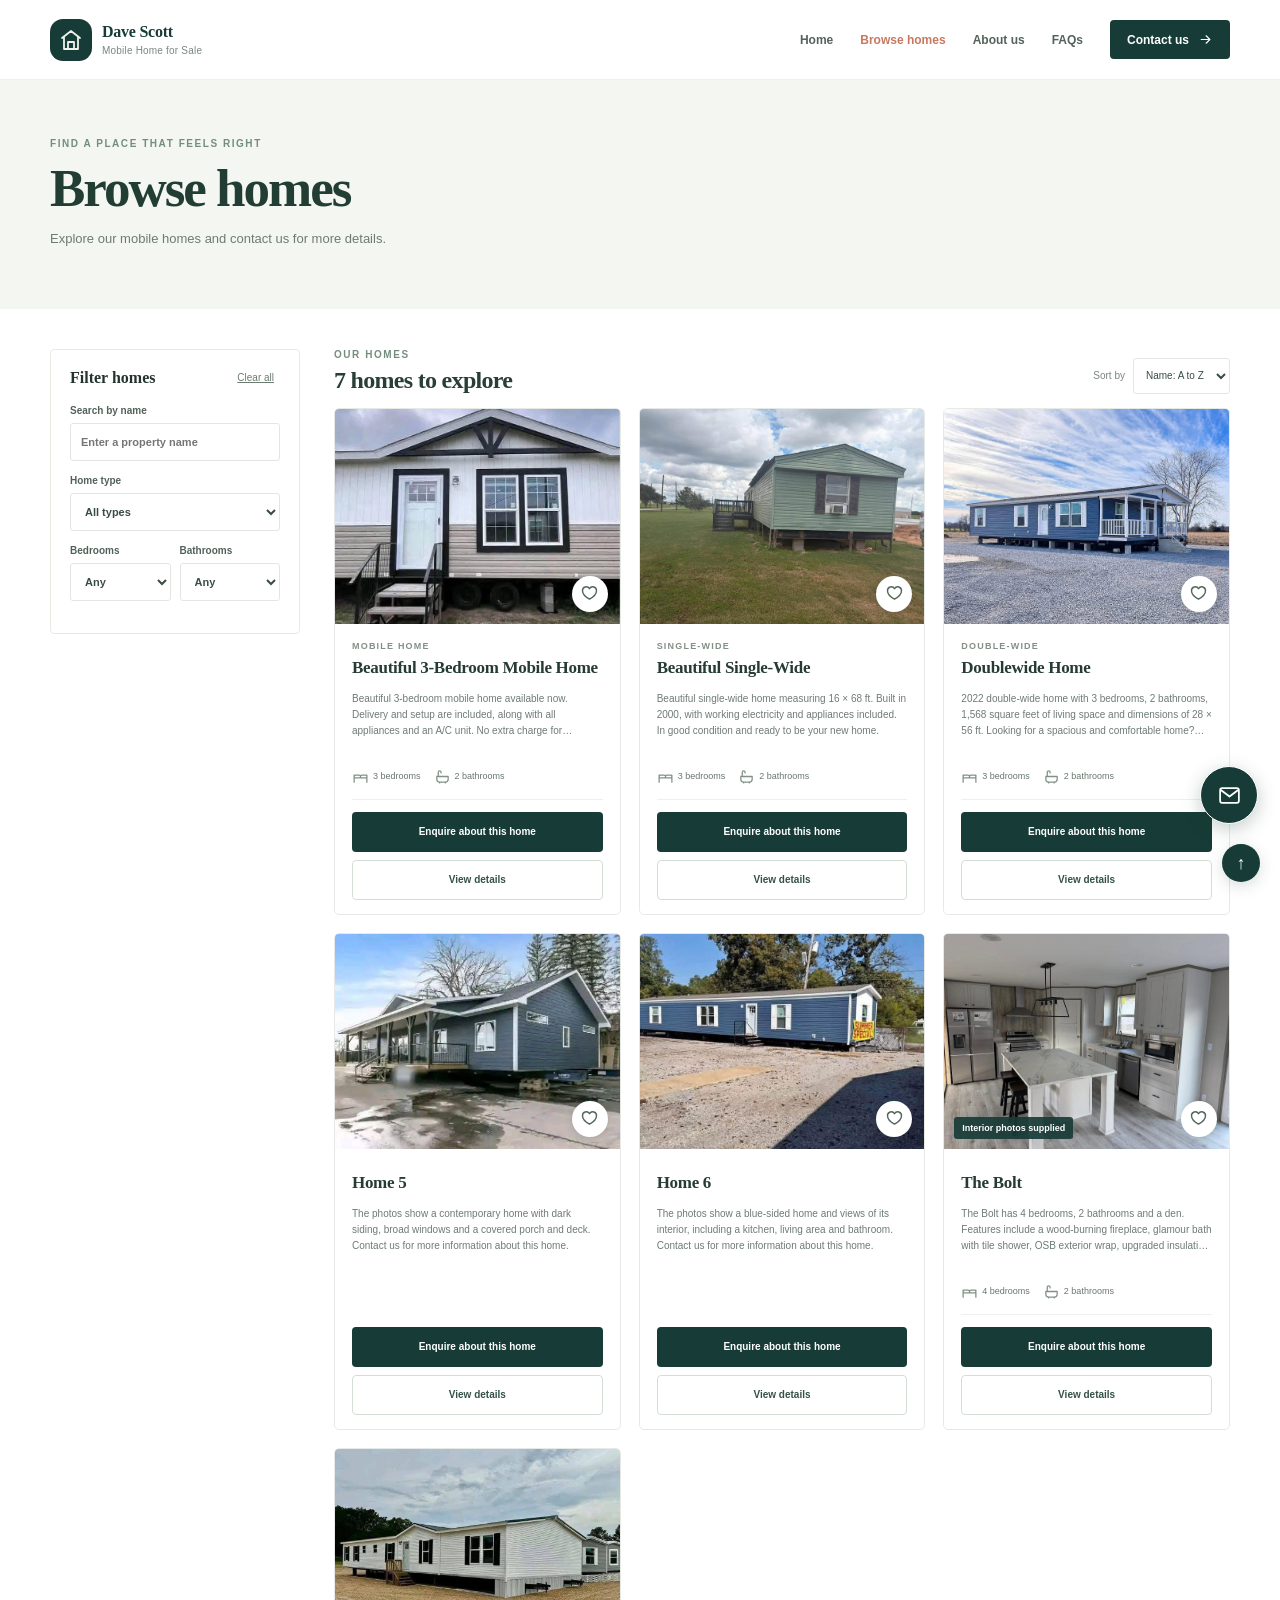
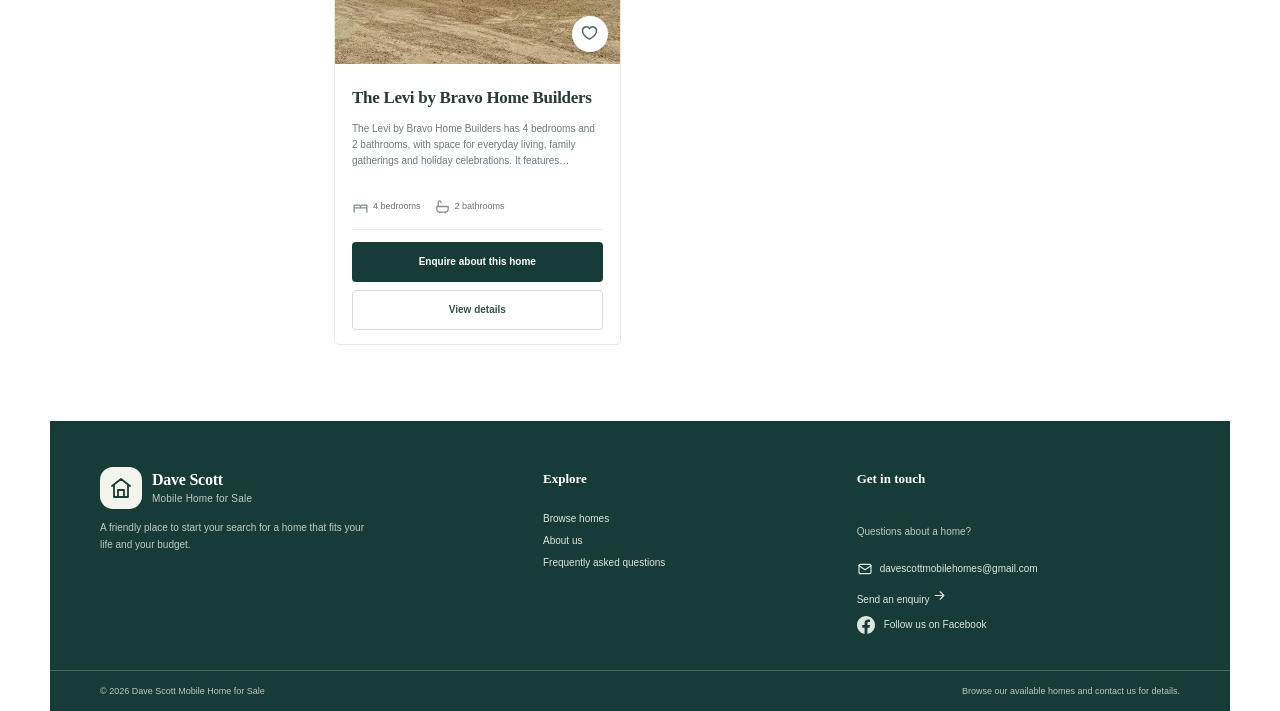
<file: properties.html>
<!doctype html>
<html lang="en">
  <head>
    <meta charset="utf-8">
    <meta name="viewport" content="width=device-width, initial-scale=1">
    <meta name="description" content="Browse Dave Scott Mobile Home for Sale properties. Search the available homes by name, type, bedrooms or bathrooms.">
    <meta property="og:title" content="Browse Homes | Dave Scott Mobile Home for Sale">
    <meta property="og:description" content="Explore available mobile homes and contact us for details.">
    <meta property="og:type" content="website">
    <link rel="icon" type="image/svg+xml" href="images/logo/favicon.svg">
    <link rel="stylesheet" href="css/style.css">
    <link rel="stylesheet" href="css/responsive.css">
    <title>Browse Homes | Dave Scott Mobile Home for Sale</title>
  </head>
  <body>
    <header id="site-header"></header>
    <main>
      <section class="page-intro">
        <div class="container">
          <span class="eyebrow">FIND A PLACE THAT FEELS RIGHT</span>
          <h1>Browse homes</h1>
          <p>Explore our mobile homes and contact us for more details.</p>
        </div>
      </section>
      <section class="container listing-layout">
        <aside class="filter-panel">
          <div class="filter-title"><h2>Filter homes</h2><button id="clear-filters" class="reset-link" type="button">Clear all</button></div>
          <form id="property-filters">
            <label>Search by name<input type="search" name="q" placeholder="Enter a property name"></label>
            <label>Home type<select name="type"><option value="">All types</option><option>Single-wide</option><option>Double-wide</option><option>Mobile home</option></select></label>
            <div class="filter-row">
              <label>Bedrooms<select name="bedrooms"><option value="">Any</option><option value="1">1+</option><option value="2">2+</option><option value="3">3+</option><option value="4">4+</option></select></label>
              <label>Bathrooms<select name="bathrooms"><option value="">Any</option><option value="1">1+</option><option value="2">2+</option><option value="3">3+</option></select></label>
            </div>
          </form>
        </aside>
        <section class="listing-results" aria-live="polite">
          <div class="results-toolbar">
            <div><span class="eyebrow">OUR HOMES</span><h2 id="results-count">Homes to explore</h2></div>
            <label class="sort-control">Sort by <select id="sort-properties"><option value="title-asc">Name: A to Z</option><option value="title-desc">Name: Z to A</option></select></label>
          </div>
          <div id="property-grid" class="property-grid"></div>
          <div id="no-results" class="empty-state" hidden>
            <span class="empty-mark" aria-hidden="true"><svg viewBox="0 0 24 24" focusable="false"><circle cx="10.5" cy="10.5" r="6.5"></circle><path d="m15.5 15.5 5 5M8 10.5h5"></path></svg></span>
            <h3>No homes match those filters</h3><p>Try changing a filter or clearing your search.</p>
            <button class="button button-primary" id="empty-reset" type="button">Clear filters</button>
          </div>
        </section>
      </section>
    </main>
    <footer id="site-footer"></footer>
    <button class="back-top" type="button" data-back-to-top aria-label="Back to top">↑</button>
    <script defer src="data/properties.js"></script>
    <script defer src="js/main.js"></script>
    <script defer src="js/properties.js"></script>
    <script defer src="js/email-button.js"></script>
  </body>
</html>
</file>
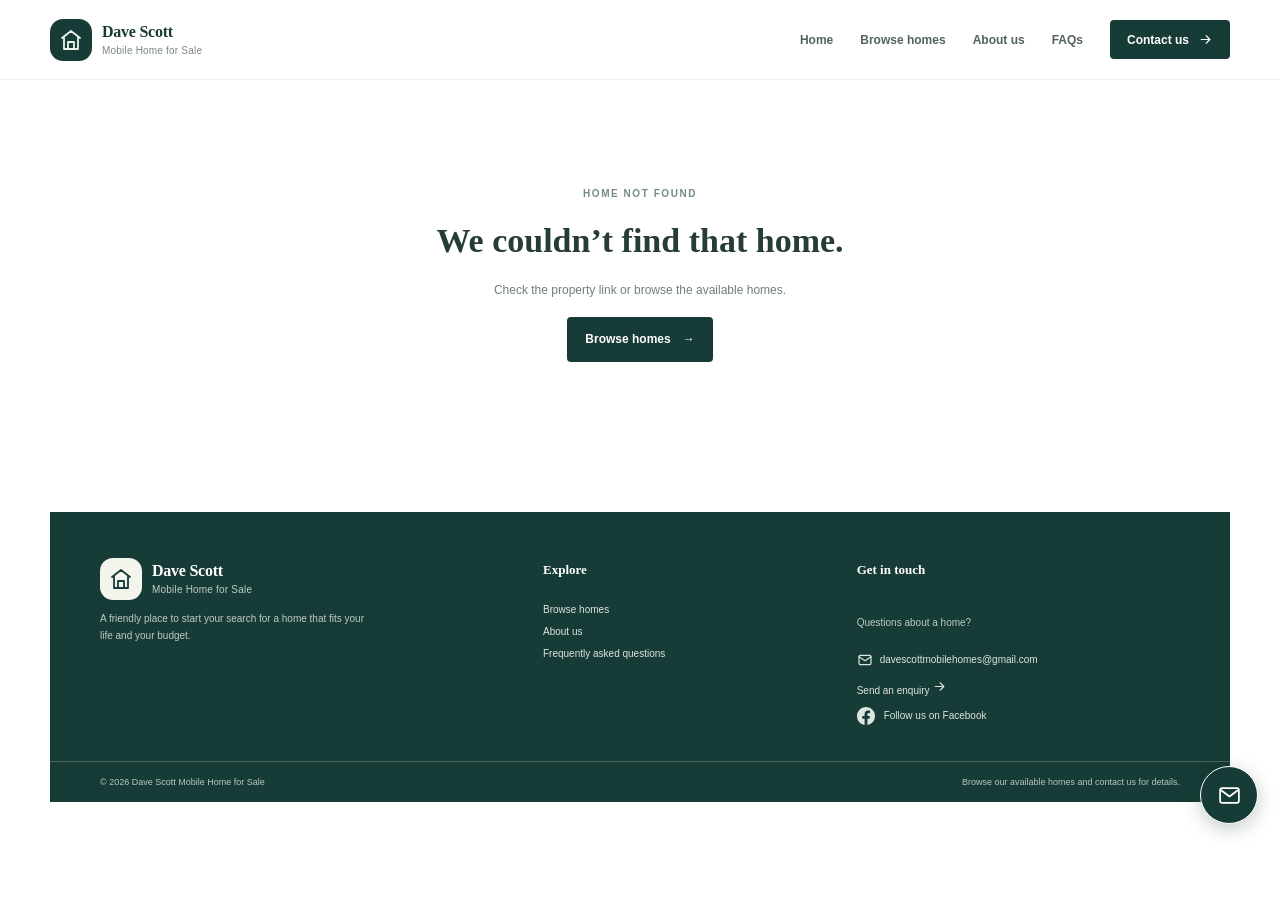
<file: property-details.html>
﻿<!doctype html>
<html lang="en">
  <head>
    <meta charset="utf-8">
    <meta name="viewport" content="width=device-width, initial-scale=1">
    <meta name="description" content="View photographs and details for a Dave Scott Mobile Home for Sale property. Contact us to learn more or request a viewing.">
    <meta property="og:title" content="Home Details | Dave Scott Mobile Home for Sale">
    <meta property="og:description" content="Explore home photographs and ask a question about a property.">
    <meta property="og:type" content="website">
    <link rel="icon" type="image/svg+xml" href="images/logo/favicon.svg">
    <link rel="stylesheet" href="css/style.css">
    <link rel="stylesheet" href="css/responsive.css">
    <title>
      Home Details | Dave Scott Mobile Home for Sale
    </title>
  </head>
  <body>
    <header id="site-header">
    </header>
    <main id="property-detail" class="container detail-page" aria-live="polite">
    </main>
    <footer id="site-footer">
    </footer>
    <script defer src="data/properties.js">
    </script>
    <script defer src="js/main.js">
    </script>
    <script defer src="js/properties.js">
    </script>
    <script defer src="js/email-button.js">
    </script>
  </body>
</html>
</file>
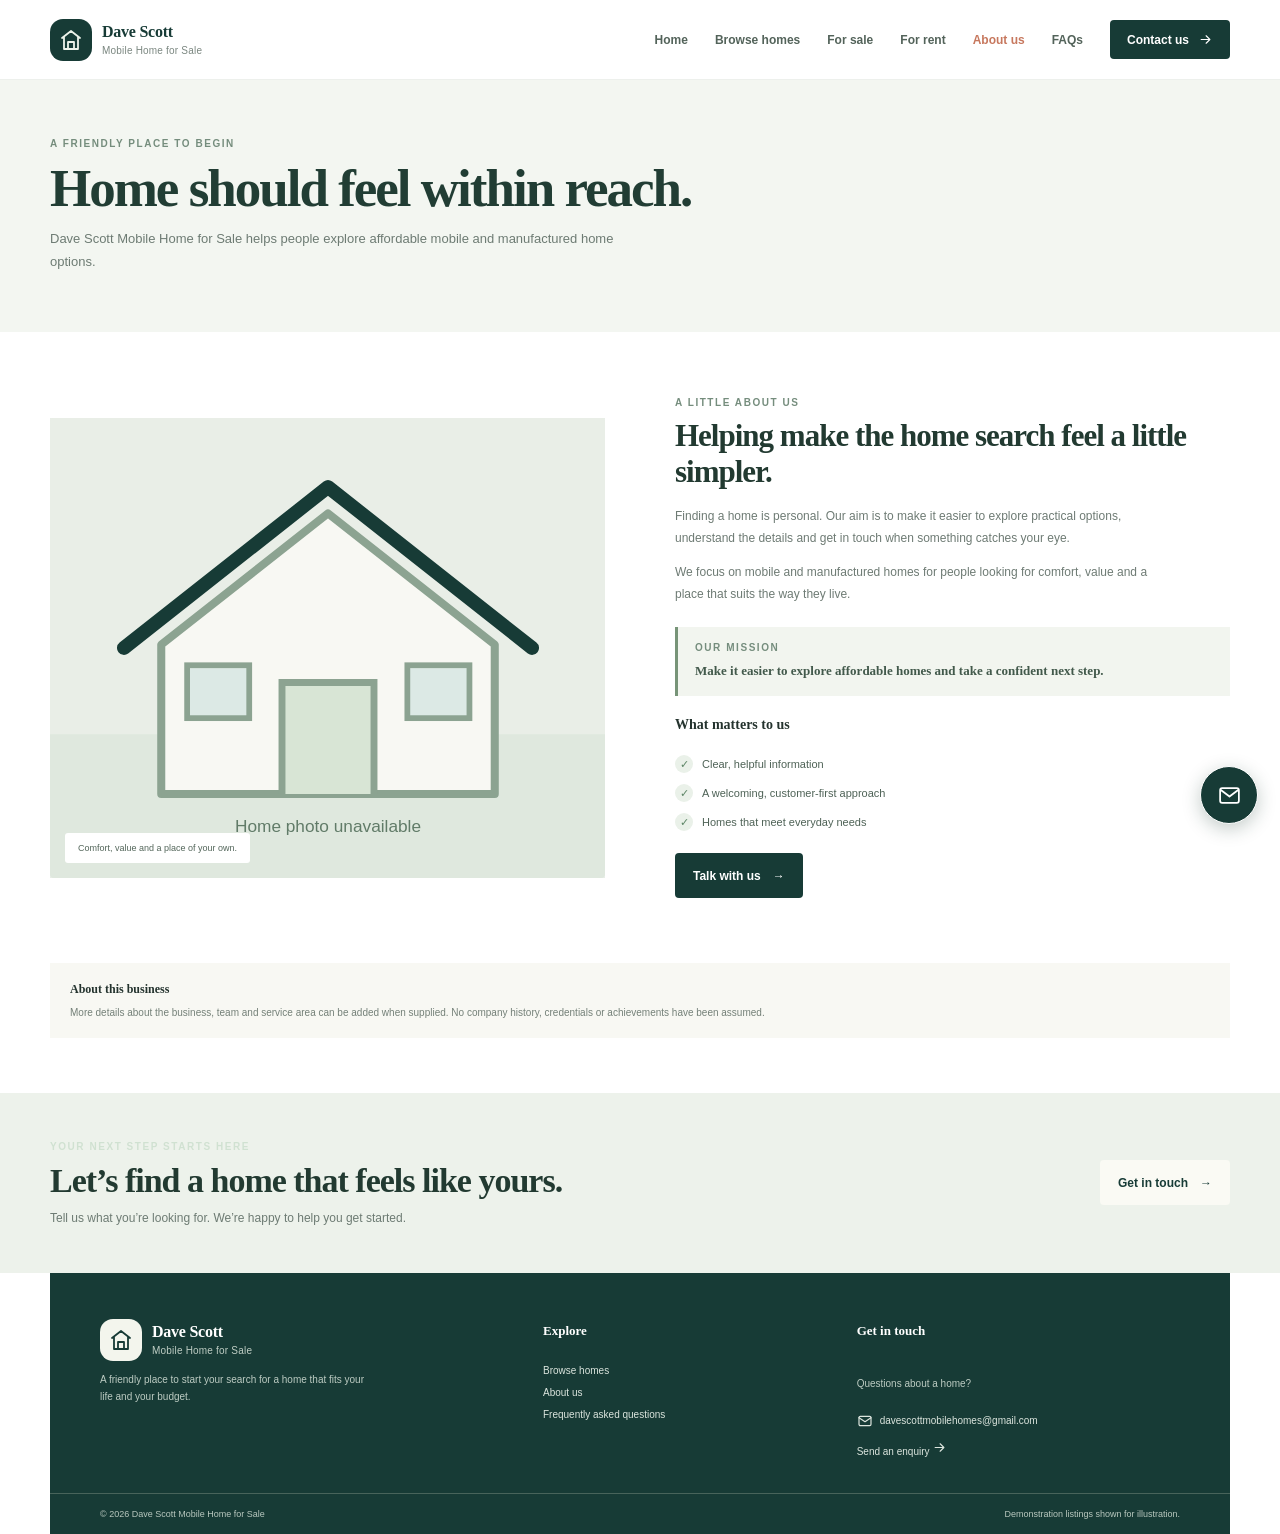
<file: House site/about.html>
﻿<!doctype html>
<html lang="en">
  <head>
    <meta charset="utf-8">
    <meta name="viewport" content="width=device-width, initial-scale=1">
    <meta name="description" content="Learn about Dave Scott Mobile Home for Sale and its customer-focused approach to affordable mobile and manufactured homes.">
    <meta property="og:title" content="About Us | Dave Scott Mobile Home for Sale">
    <meta property="og:description" content="A friendly place to begin your search for an affordable home.">
    <meta property="og:type" content="website">
    <link rel="icon" type="image/svg+xml" href="images/logo/favicon.svg">
    <link rel="stylesheet" href="css/style.css">
    <link rel="stylesheet" href="css/responsive.css">
    <title>
      About Us | Dave Scott Mobile Home for Sale
    </title>
  </head>
  <body>
    <header id="site-header">
    </header>
    <main>
      <section class="page-intro">
        <div class="container">
          <span class="eyebrow">A FRIENDLY PLACE TO BEGIN</span>
          <h1>
            Home should feel within reach.
          </h1>
          <p>
            Dave Scott Mobile Home for Sale helps people explore affordable mobile and manufactured home options.
          </p>
        </div>
      </section>
      <section class="container about-layout">
        <div class="about-photo">
          <img src="https://images.pexels.com/photos/29239244/pexels-photo-29239244.jpeg?auto=compress&cs=tinysrgb&w=1400" alt="Exterior of a mobile home with wooden steps" loading="lazy" onerror="this.onerror=null;this.src='images/properties/home-placeholder.svg'">
          <span>Comfort, value and a place of your own.</span>
        </div>
        <div class="about-copy">
          <span class="eyebrow">A LITTLE ABOUT US</span>
          <h2>
            Helping make the home search feel a little simpler.
          </h2>
          <p>
            Finding a home is personal. Our aim is to make it easier to explore practical options, understand the details and get in touch when something catches your eye.
          </p>
          <p>
            We focus on mobile and manufactured homes for people looking for comfort, value and a place that suits the way they live.
          </p>
          <div class="mission-box">
            <span class="eyebrow">OUR MISSION</span>
            <p>
              Make it easier to explore affordable homes and take a confident next step.
            </p>
          </div>
          <h3>
            What matters to us
          </h3>
          <ul class="check-list">
            <li>
              <span>✓</span>Clear, helpful information
            </li>
            <li>
              <span>✓</span>A welcoming, customer-first approach
            </li>
            <li>
              <span>✓</span>Homes that meet everyday needs
            </li>
          </ul>
          <a class="button button-primary" href="contact.html">Talk with us <span>→</span></a>
        </div>
      </section>
      <section class="container placeholder-note">
        <strong>About this business</strong>
        <p>
          More details about the business, team and service area can be added when supplied. No company history, credentials or achievements have been assumed.
        </p>
      </section>
      <section class="contact-banner">
        <div class="container contact-banner-inner">
          <div>
            <span class="eyebrow eyebrow-light">YOUR NEXT STEP STARTS HERE</span>
            <h2>
              Let’s find a home that feels like yours.
            </h2>
            <p>
              Tell us what you’re looking for. We’re happy to help you get started.
            </p>
          </div>
          <a class="button button-cream" href="contact.html">Get in touch <span>→</span></a>
        </div>
      </section>
    </main>
    <footer id="site-footer">
    </footer>
    <script defer src="data/properties.js">
    </script>
    <script defer src="js/main.js">
    </script>
    <script defer src="js/email-button.js">
    </script>
  </body>
</html>
</file>
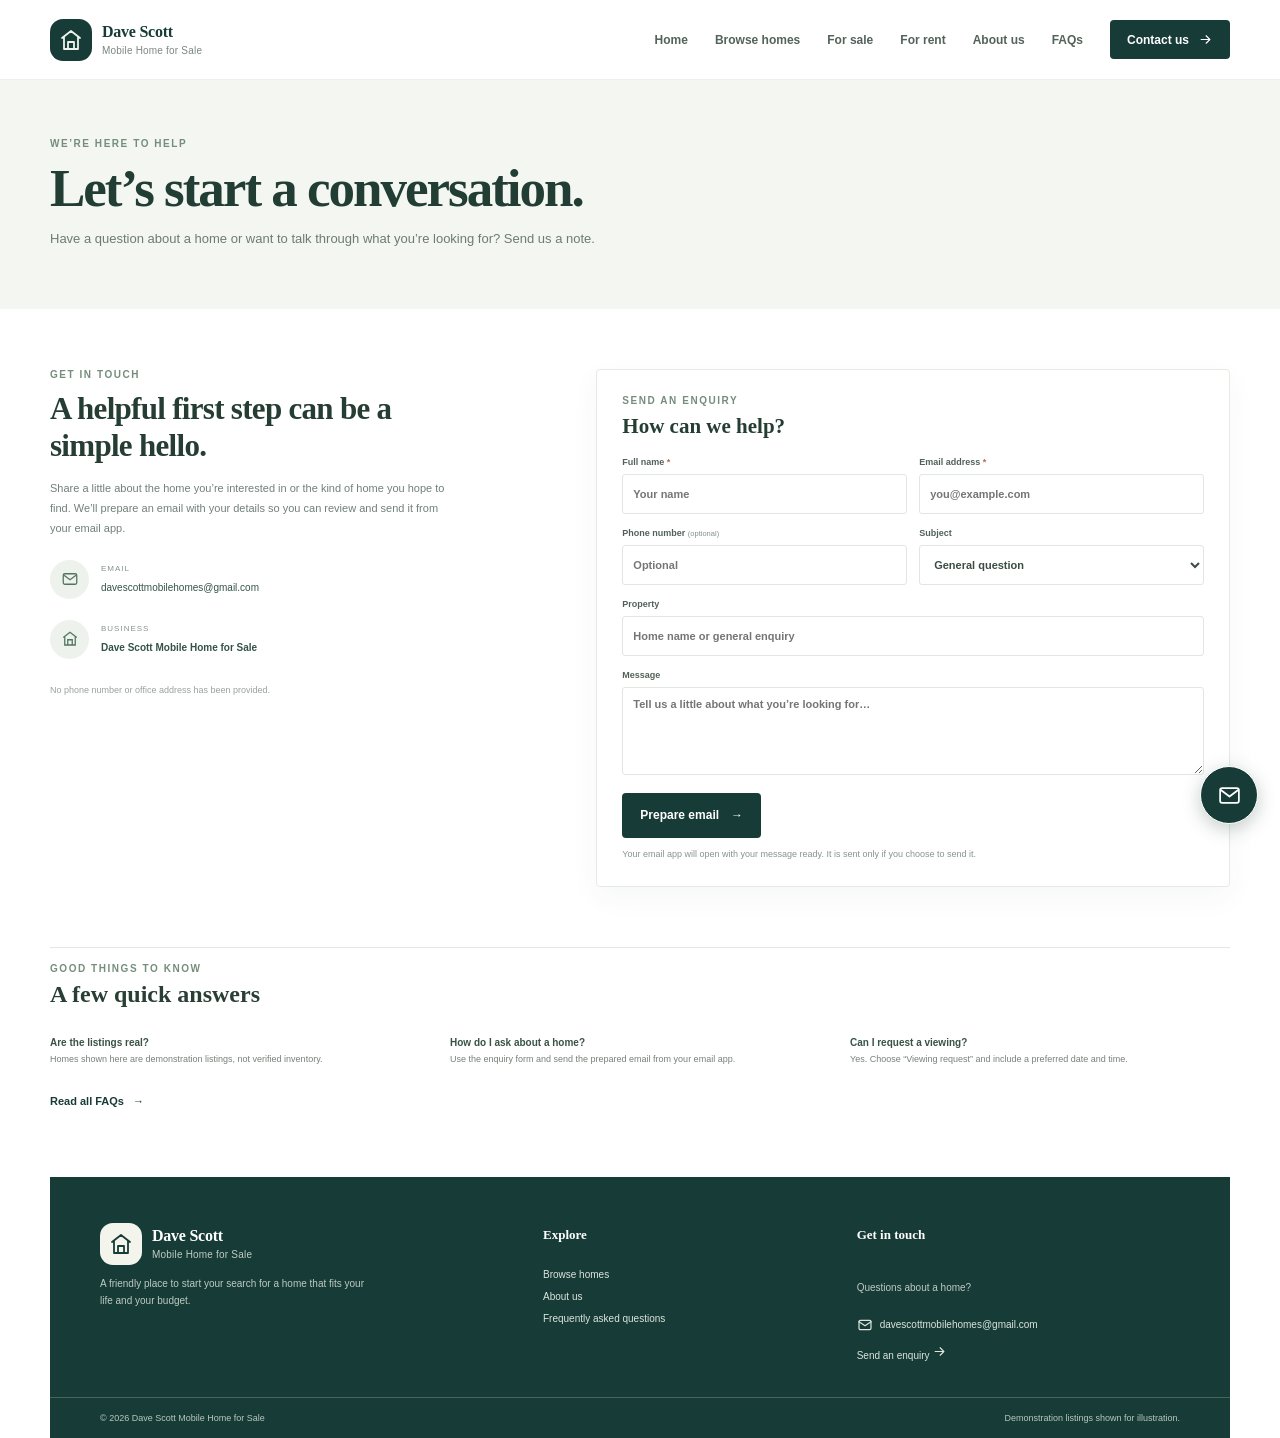
<file: House site/contact.html>
﻿<!doctype html>
<html lang="en">
  <head>
    <meta charset="utf-8">
    <meta name="viewport" content="width=device-width, initial-scale=1">
    <meta name="description" content="Contact Dave Scott Mobile Home for Sale by email. Send an enquiry or request a viewing using a ready-to-send email draft.">
    <meta property="og:title" content="Contact | Dave Scott Mobile Home for Sale">
    <meta property="og:description" content="Ask about a demonstration listing or share what kind of home you are looking for.">
    <meta property="og:type" content="website">
    <link rel="icon" type="image/svg+xml" href="images/logo/favicon.svg">
    <link rel="stylesheet" href="css/style.css">
    <link rel="stylesheet" href="css/responsive.css">
    <title>
      Contact | Dave Scott Mobile Home for Sale
    </title>
  </head>
  <body>
    <header id="site-header">
    </header>
    <main>
      <section class="page-intro">
        <div class="container">
          <span class="eyebrow">WE’RE HERE TO HELP</span>
          <h1>
            Let’s start a conversation.
          </h1>
          <p>
            Have a question about a home or want to talk through what you’re looking for? Send us a note.
          </p>
        </div>
      </section>
      <section class="container contact-layout">
        <div class="contact-copy">
          <span class="eyebrow">GET IN TOUCH</span>
          <h2>
            A helpful first step can be a simple hello.
          </h2>
          <p>
            Share a little about the home you’re interested in or the kind of home you hope to find. We’ll prepare an email with your details so you can review and send it from your email app.
          </p>
          <div class="contact-detail">
            <span class="contact-icon" aria-hidden="true"><svg viewBox="0 0 24 24" width="18" height="18" fill="none" stroke="currentColor" stroke-width="1.7"><rect x="3" y="5" width="18" height="14" rx="2"></rect><path d="m4 7 8 6 8-6"></path></svg></span>
            <div>
              <small>EMAIL</small><a href="mailto:davescottmobilehomes@gmail.com">davescottmobilehomes@gmail.com</a>
            </div>
          </div>
          <div class="contact-detail">
            <span class="contact-icon" aria-hidden="true"><svg viewBox="0 0 24 24" width="18" height="18" fill="none" stroke="currentColor" stroke-width="1.7"><path d="m3 10 9-7 9 7"></path><path d="M5 9v11h14V9M9 20v-7h6v7"></path></svg></span>
            <div>
              <small>BUSINESS</small><strong>Dave Scott Mobile Home for Sale</strong>
            </div>
          </div>
          <p class="muted-note">
            No phone number or office address has been provided.
          </p>
        </div>
        <form class="contact-form" id="contact-form">
          <span class="eyebrow">SEND AN ENQUIRY</span>
          <h2>
            How can we help?
          </h2>
          <div class="form-grid">
            <label>
              Full name <i>*</i>
              <input required name="name" autocomplete="name" placeholder="Your name">
            </label>
            <label>
              Email address <i>*</i>
              <input required type="email" name="email" autocomplete="email" placeholder="you@example.com">
            </label>
            <label>
              Phone number <small>(optional)</small>
              <input type="tel" name="phone" autocomplete="tel" placeholder="Optional">
            </label>
            <label>
              Subject<select name="kind" id="contact-kind"><option value="General question">General question</option><option value="Home enquiry">Property enquiry</option><option value="Viewing request">Viewing request</option></select>
            </label>
            <label class="wide">
              Property
              <input name="property" id="contact-property" placeholder="Home name or general enquiry">
            </label>
            <div class="form-row-viewing wide" id="viewing-fields" hidden>
              <label>
                Preferred date
                <input type="date" name="date">
              </label>
              <label>
                Preferred time
                <input type="time" name="time">
              </label>
            </div>
            <label class="wide">
              Message<textarea name="message" rows="4" placeholder="Tell us a little about what you’re looking for…"></textarea>
            </label>
          </div>
          <button class="button button-primary" type="submit">
            Prepare email <span>→</span>
          </button>
          <p class="form-note">
            Your email app will open with your message ready. It is sent only if you choose to send it.
          </p>
          <p class="form-success" id="form-success" role="status" hidden>
            Thank you for your interest. Your enquiry is ready to be sent to our team. We will respond once we receive it.
          </p>
        </form>
      </section>
      <section class="container contact-faq">
        <span class="eyebrow">GOOD THINGS TO KNOW</span>
        <h2>
          A few quick answers
        </h2>
        <div class="quick-answers">
          <p>
            <b>Are the listings real?</b><br>Homes shown here are demonstration listings, not verified inventory.
          </p>
          <p>
            <b>How do I ask about a home?</b><br>Use the enquiry form and send the prepared email from your email app.
          </p>
          <p>
            <b>Can I request a viewing?</b><br>Yes. Choose “Viewing request” and include a preferred date and time.
          </p>
        </div>
        <a class="text-link" href="faq.html">Read all FAQs <span>→</span></a>
      </section>
    </main>
    <footer id="site-footer">
    </footer>
    <script defer src="data/properties.js">
    </script>
    <script defer src="js/main.js">
    </script>
    <script defer src="js/contact.js">
    </script>
    <script defer src="js/email-button.js">
    </script>
  </body>
</html>
</file>
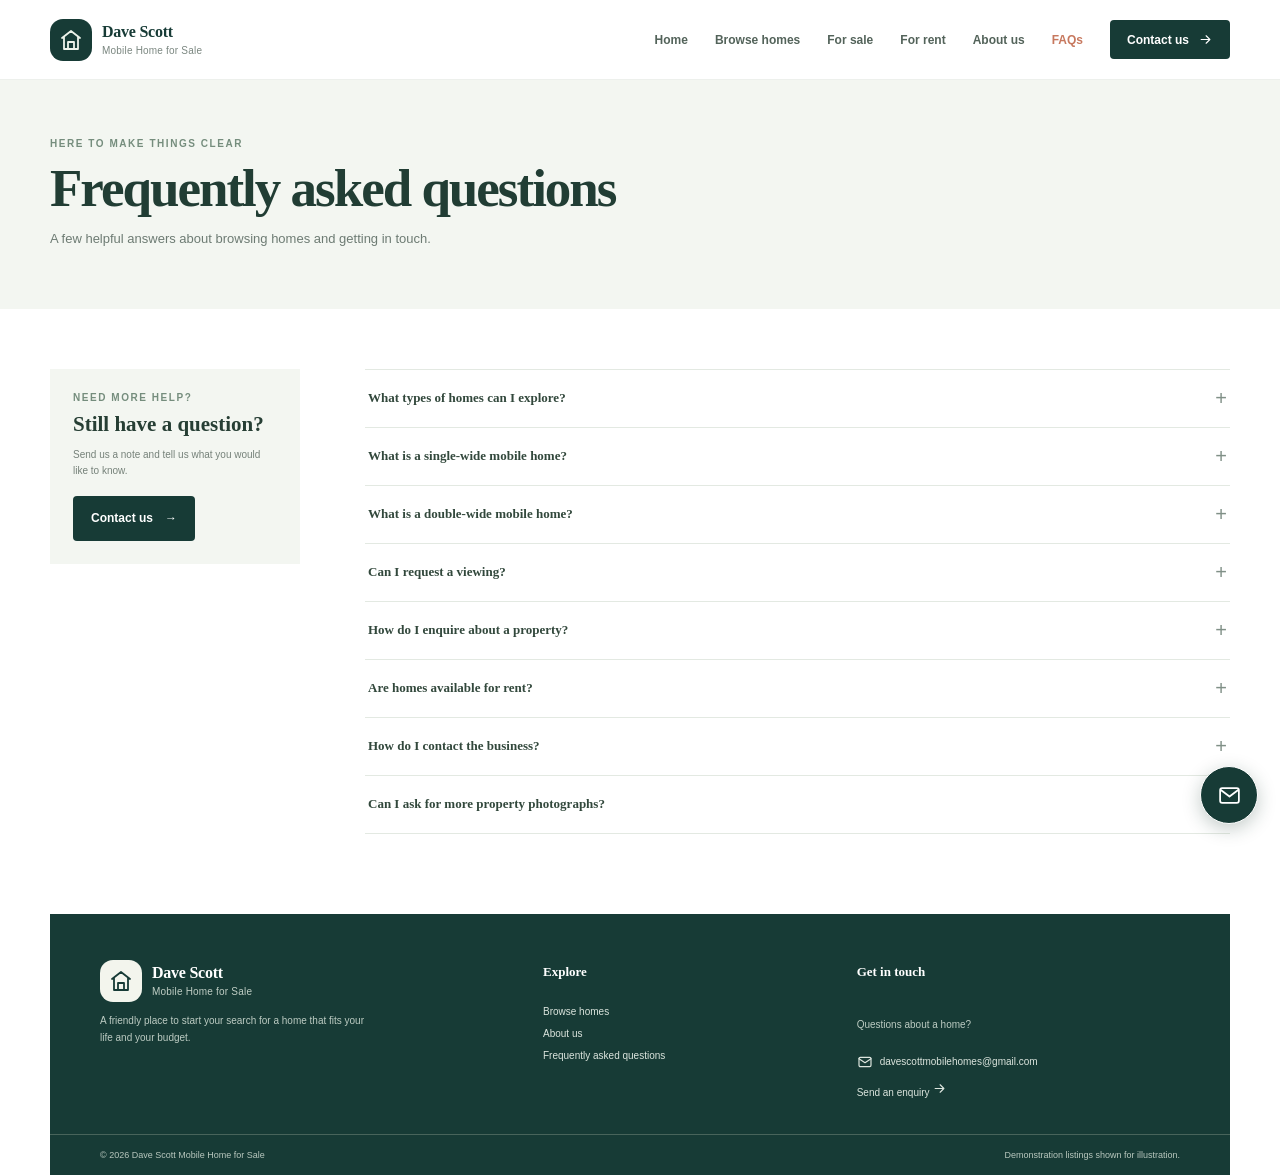
<file: House site/faq.html>
﻿<!doctype html>
<html lang="en">
  <head>
    <meta charset="utf-8">
    <meta name="viewport" content="width=device-width, initial-scale=1">
    <meta name="description" content="Answers to common questions about mobile and manufactured home listings, enquiries and viewing requests.">
    <meta property="og:title" content="FAQs | Dave Scott Mobile Home for Sale">
    <meta property="og:description" content="Helpful answers for your home search.">
    <meta property="og:type" content="website">
    <link rel="icon" type="image/svg+xml" href="images/logo/favicon.svg">
    <link rel="stylesheet" href="css/style.css">
    <link rel="stylesheet" href="css/responsive.css">
    <title>
      FAQs | Dave Scott Mobile Home for Sale
    </title>
  </head>
  <body>
    <header id="site-header">
    </header>
    <main>
      <section class="page-intro">
        <div class="container">
          <span class="eyebrow">HERE TO MAKE THINGS CLEAR</span>
          <h1>
            Frequently asked questions
          </h1>
          <p>
            A few helpful answers about browsing homes and getting in touch.
          </p>
        </div>
      </section>
      <section class="container faq-layout">
        <aside class="faq-aside">
          <span class="eyebrow">NEED MORE HELP?</span>
          <h2>
            Still have a question?
          </h2>
          <p>
            Send us a note and tell us what you would like to know.
          </p>
          <a class="button button-primary" href="contact.html">Contact us <span>→</span></a>
        </aside>
        <div class="faq-list" id="faq-list">
          <article class="faq-item">
            <h2>
              <button aria-expanded="false" aria-controls="answer-1">
                What types of homes can I explore?<span aria-hidden="true">+</span>
              </button>
            </h2>
            <div id="answer-1" class="faq-answer" hidden>
              <p>
                Examples on this website include single-wide, double-wide, manufactured and modular homes. All current listings are demonstrations, not verified inventory.
              </p>
            </div>
          </article>
          <article class="faq-item">
            <h2>
              <button aria-expanded="false" aria-controls="answer-2">
                What is a single-wide mobile home?<span aria-hidden="true">+</span>
              </button>
            </h2>
            <div id="answer-2" class="faq-answer" hidden>
              <p>
                A single-wide is a manufactured home built and transported as one section. Dimensions and layouts vary by home.
              </p>
            </div>
          </article>
          <article class="faq-item">
            <h2>
              <button aria-expanded="false" aria-controls="answer-3">
                What is a double-wide mobile home?<span aria-hidden="true">+</span>
              </button>
            </h2>
            <div id="answer-3" class="faq-answer" hidden>
              <p>
                A double-wide is a manufactured home delivered in two sections and joined at its destination. The details depend on the specific home.
              </p>
            </div>
          </article>
          <article class="faq-item">
            <h2>
              <button aria-expanded="false" aria-controls="answer-4">
                Can I request a viewing?<span aria-hidden="true">+</span>
              </button>
            </h2>
            <div id="answer-4" class="faq-answer" hidden>
              <p>
                Yes. Use the viewing request form on a home’s detail page. A request is not a confirmed appointment; the business must respond to arrange details.
              </p>
            </div>
          </article>
          <article class="faq-item">
            <h2>
              <button aria-expanded="false" aria-controls="answer-5">
                How do I enquire about a property?<span aria-hidden="true">+</span>
              </button>
            </h2>
            <div id="answer-5" class="faq-answer" hidden>
              <p>
                Choose “Enquire about this home” on a listing, complete the form and review the email draft in your email app before sending it.
              </p>
            </div>
          </article>
          <article class="faq-item">
            <h2>
              <button aria-expanded="false" aria-controls="answer-6">
                Are homes available for rent?<span aria-hidden="true">+</span>
              </button>
            </h2>
            <div id="answer-6" class="faq-answer" hidden>
              <p>
                Some demonstration records show rental examples. Ask the business about genuine homes and current availability.
              </p>
            </div>
          </article>
          <article class="faq-item">
            <h2>
              <button aria-expanded="false" aria-controls="answer-7">
                How do I contact the business?<span aria-hidden="true">+</span>
              </button>
            </h2>
            <div id="answer-7" class="faq-answer" hidden>
              <p>
                Email <a href="mailto:davescottmobilehomes@gmail.com">davescottmobilehomes@gmail.com</a> or use the contact form to prepare a message.
              </p>
            </div>
          </article>
          <article class="faq-item">
            <h2>
              <button aria-expanded="false" aria-controls="answer-8">
                Can I ask for more property photographs?<span aria-hidden="true">+</span>
              </button>
            </h2>
            <div id="answer-8" class="faq-answer" hidden>
              <p>
                Yes. Send an enquiry and ask for more photos of the home you are interested in.
              </p>
            </div>
          </article>
        </div>
      </section>
    </main>
    <footer id="site-footer">
    </footer>
    <script defer src="data/properties.js">
    </script>
    <script defer src="js/main.js">
    </script>
    <script defer src="js/faq.js">
    </script>
    <script defer src="js/email-button.js">
    </script>
  </body>
</html>
</file>
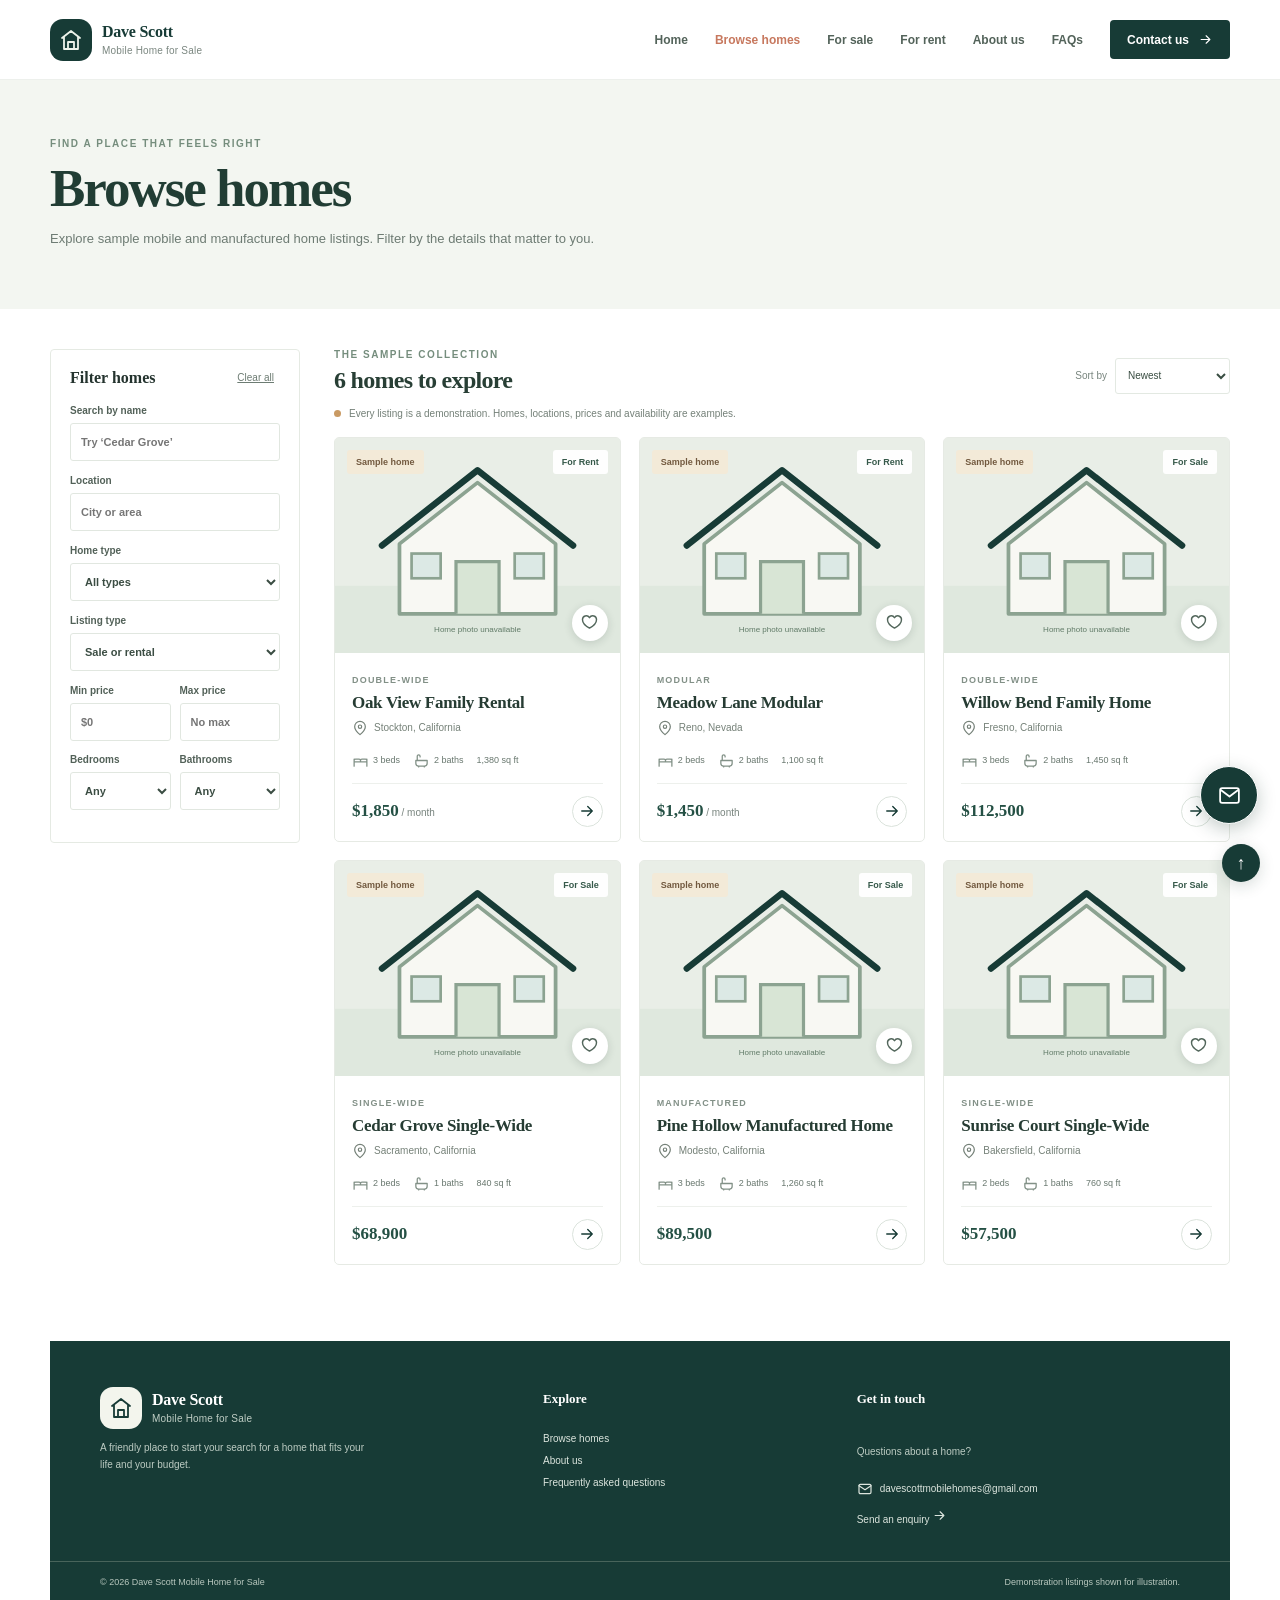
<file: House site/properties.html>
﻿<!doctype html>
<html lang="en">
  <head>
    <meta charset="utf-8">
    <meta name="viewport" content="width=device-width, initial-scale=1">
    <meta name="description" content="Browse demonstration mobile and manufactured home listings. Filter by location, price, home type, bedrooms or rental and sale status.">
    <meta property="og:title" content="Browse Homes | Dave Scott Mobile Home for Sale">
    <meta property="og:description" content="Explore sample mobile and manufactured homes.">
    <meta property="og:type" content="website">
    <link rel="icon" type="image/svg+xml" href="images/logo/favicon.svg">
    <link rel="stylesheet" href="css/style.css">
    <link rel="stylesheet" href="css/responsive.css">
    <title>
      Browse Homes | Dave Scott Mobile Home for Sale
    </title>
  </head>
  <body>
    <header id="site-header">
    </header>
    <main>
      <section class="page-intro">
        <div class="container">
          <span class="eyebrow">FIND A PLACE THAT FEELS RIGHT</span>
          <h1>
            Browse homes
          </h1>
          <p>
            Explore sample mobile and manufactured home listings. Filter by the details that matter to you.
          </p>
        </div>
      </section>
      <section class="container listing-layout">
        <aside class="filter-panel">
          <div class="filter-title">
            <h2>
              Filter homes
            </h2>
            <button id="clear-filters" class="reset-link" type="button">
              Clear all
            </button>
          </div>
          <form id="property-filters">
            <label>
              Search by name
              <input type="search" name="q" placeholder="Try ‘Cedar Grove’">
            </label>
            <label>
              Location
              <input type="search" name="location" placeholder="City or area">
            </label>
            <label>
              Home type<select name="type"><option value="">All types</option><option>Single-wide</option><option>Double-wide</option><option>Manufactured</option><option>Modular</option></select>
            </label>
            <label>
              Listing type<select name="transaction"><option value="">Sale or rental</option><option value="Sale">For sale</option><option value="Rent">For rent</option></select>
            </label>
            <div class="filter-row">
              <label>
                Min price
                <input type="number" min="0" name="min" placeholder="$0">
              </label>
              <label>
                Max price
                <input type="number" min="0" name="max" placeholder="No max">
              </label>
            </div>
            <div class="filter-row">
              <label>
                Bedrooms<select name="bedrooms"><option value="">Any</option><option value="1">1+</option><option value="2">2+</option><option value="3">3+</option><option value="4">4+</option></select>
              </label>
              <label>
                Bathrooms<select name="bathrooms"><option value="">Any</option><option value="1">1+</option><option value="2">2+</option><option value="3">3+</option></select>
              </label>
            </div>
          </form>
        </aside>
        <section class="listing-results" aria-live="polite">
          <div class="results-toolbar">
            <div>
              <span class="eyebrow">THE SAMPLE COLLECTION</span>
              <h2 id="results-count">
                Homes to explore
              </h2>
            </div>
            <label class="sort-control">
              Sort by <select id="sort-properties"><option value="newest">Newest</option><option value="low">Price: low to high</option><option value="high">Price: high to low</option></select>
            </label>
          </div>
          <p class="demo-note">
            <span class="note-dot"></span>Every listing is a demonstration. Homes, locations, prices and availability are examples.
          </p>
          <div id="property-grid" class="property-grid">
          </div>
          <div id="no-results" class="empty-state" hidden>
            <span class="empty-mark" aria-hidden="true"><svg viewBox="0 0 24 24" focusable="false"><circle cx="10.5" cy="10.5" r="6.5"></circle><path d="m15.5 15.5 5 5M8 10.5h5"></path></svg></span>
            <h3>
              No sample homes match those filters
            </h3>
            <p>
              Try changing a filter or clearing your search.
            </p>
            <button class="button button-primary" id="empty-reset" type="button">
              Clear filters
            </button>
          </div>
        </section>
      </section>
    </main>
    <footer id="site-footer">
    </footer>
    <button class="back-top" type="button" data-back-to-top aria-label="Back to top">
      ↑
    </button>
    <script defer src="data/properties.js">
    </script>
    <script defer src="js/main.js">
    </script>
    <script defer src="js/properties.js">
    </script>
    <script defer src="js/email-button.js">
    </script>
  </body>
</html>
</file>
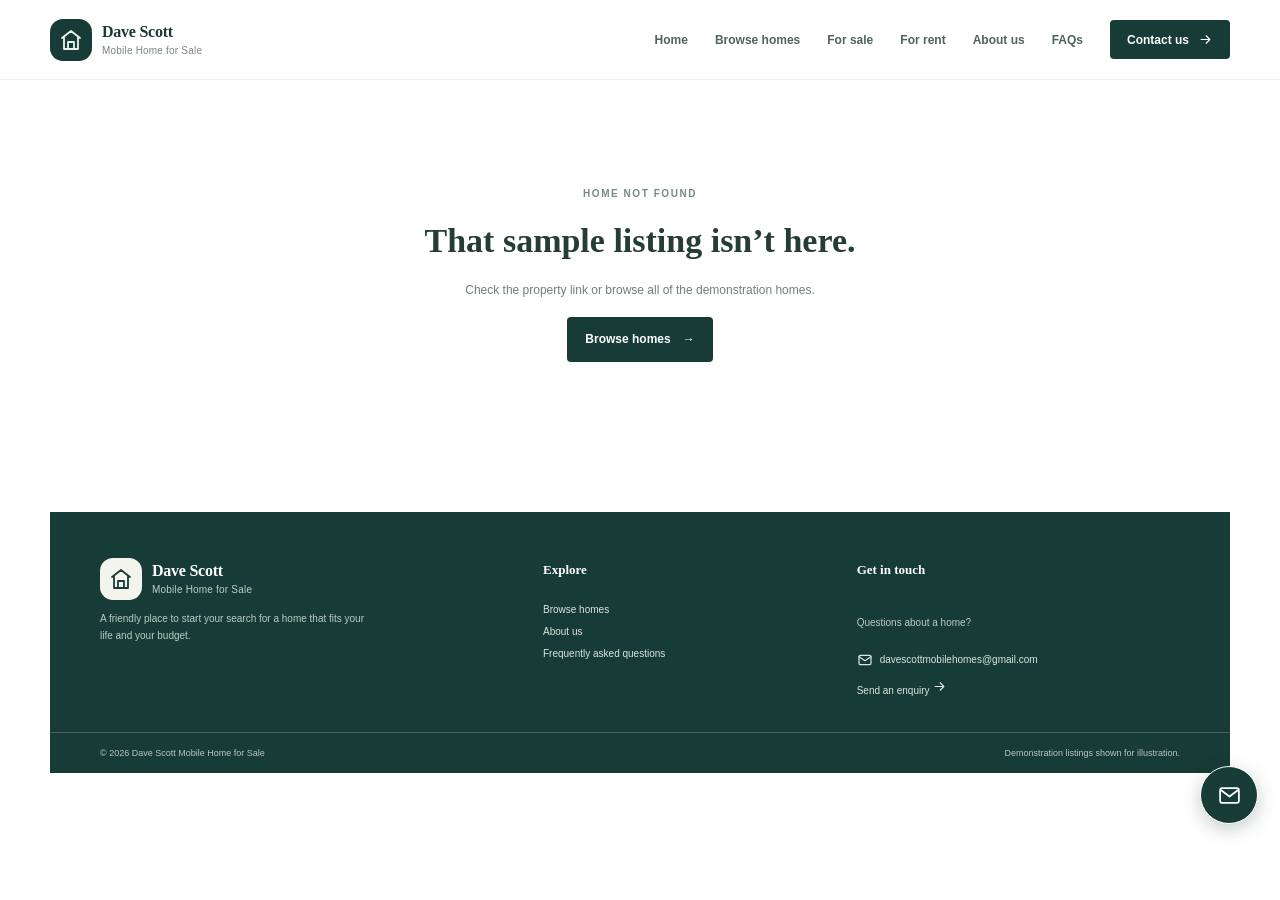
<file: House site/property-details.html>
﻿<!doctype html>
<html lang="en">
  <head>
    <meta charset="utf-8">
    <meta name="viewport" content="width=device-width, initial-scale=1">
    <meta name="description" content="View details for this demonstration mobile or manufactured home and contact Dave Scott Mobile Home for Sale.">
    <meta property="og:title" content="Home Details | Dave Scott Mobile Home for Sale">
    <meta property="og:description" content="Explore a sample home listing and ask a question.">
    <meta property="og:type" content="website">
    <link rel="icon" type="image/svg+xml" href="images/logo/favicon.svg">
    <link rel="stylesheet" href="css/style.css">
    <link rel="stylesheet" href="css/responsive.css">
    <title>
      Home Details | Dave Scott Mobile Home for Sale
    </title>
  </head>
  <body>
    <header id="site-header">
    </header>
    <main id="property-detail" class="container detail-page" aria-live="polite">
    </main>
    <footer id="site-footer">
    </footer>
    <script defer src="data/properties.js">
    </script>
    <script defer src="js/main.js">
    </script>
    <script defer src="js/properties.js">
    </script>
    <script defer src="js/email-button.js">
    </script>
  </body>
</html>
</file>
<file: css/style.css>
﻿:root {
  font-family: Arial,"Segoe UI",sans-serif;
  color: #24332e;
  background: #fff;
  --navy: #173b36;
  --navy-deep: #102f2b;
  --green: #a9c5aa;
  --green-soft: #e9f0e8;
  --paper: #f8f8f3;
  --muted: #6e7b74;
  --line: #e3e9e2;
  --accent: #c7785e;
  --serif: Georgia,"Times New Roman",serif;
  font-synthesis: none;
  text-rendering: optimizeLegibility;
}

* {
  box-sizing: border-box;
}

html {
  scroll-behavior: smooth;
}

body {
  margin: 0;
  min-width: 320px;
  font-size: 14px;
}

img {
  display: block;
  max-width: 100%;
}

a {
  color: inherit;
  text-decoration: none;
}

button,input,select,textarea {
  font: inherit;
}

button {
  cursor: pointer;
}

.container {
  width: min(1180px,calc(100% - 48px));
  margin-inline: auto;
}

.site-header {
  height: 80px;
  background: #fff;
  border-bottom: 1px solid #edf0ec;
  position: relative;
  z-index: 20;
}

.nav-row {
  height: 100%;
  display: flex;
  align-items: center;
  justify-content: space-between;
}

.brand {
  display: flex;
  align-items: center;
  gap: 10px;
  color: var(--navy);
}

.brand-mark {
  width: 42px;
  height: 42px;
  border-radius: 13px;
  background: var(--navy);
  color: #edf3ea;
  display: grid;
  place-items: center;
}

.brand strong {
  font: 700 16px var(--serif);
  display: block;
  letter-spacing: -.25px;
}

.brand small {
  display: block;
  color: #7b8780;
  font-size: 10px;
  margin-top: 4px;
  letter-spacing: .2px;
}

.nav-links {
  display: flex;
  align-items: center;
  gap: 27px;
  color: #53635a;
  font-size: 12px;
  font-weight: 600;
}

.nav-links a {
  transition: color .2s;
}

.nav-links a:hover,.nav-links a[aria-current=page] {
  color: var(--accent);
}

.nav-links .nav-contact {
  display: flex;
  align-items: center;
  gap: 9px;
  background: var(--navy);
  color: white;
  padding: 12px 17px;
  border-radius: 4px;
}

.nav-contact:hover {
  background: #28564d;
}

.menu-toggle {
  display: none;
  border: 0;
  background: none;
  color: var(--navy);
  padding: 8px;
}

.eyebrow {
  display: block;
  color: #758d7d;
  font-size: 10px;
  font-weight: 700;
  letter-spacing: 1.55px;
}

.eyebrow-light {
  color: #d0e1d1;
}

.hero-home {
  height: 570px;
  position: relative;
  display: flex;
  align-items: center;
  color: white;
  background: #20433a;
  overflow: hidden;
}

.hero-bg-image {
  position: absolute;
  inset: 0;
  width: 100%;
  height: 100%;
  object-fit: cover;
  object-position: center 47%;
}

.hero-shade {
  position: absolute;
  z-index: 1;
  inset: 0;
  background: linear-gradient(90deg,rgba(13,43,38,.94),rgba(16,48,41,.76) 48%,rgba(16,48,41,.16)),linear-gradient(0deg,rgba(13,34,29,.28),transparent 55%);
}

.hero-content {
  position: relative;
  z-index: 2;
  padding: 62px 0;
}

.hero-content h1,.page-intro h1 {
  font: 600 clamp(42px,5.5vw,68px)/1.08 var(--serif);
  letter-spacing: -2.8px;
  max-width: 690px;
  margin: 18px 0;
}

.hero-content h1 em {
  font-style: normal;
  color: #c2d8c2;
}

.hero-content>p {
  font-size: 15px;
  line-height: 1.75;
  color: #e6ece7;
  max-width: 500px;
  margin: 0 0 25px;
}

.hero-actions {
  display: flex;
  gap: 11px;
}

.button {
  min-height: 45px;
  padding: 13px 18px;
  display: inline-flex;
  align-items: center;
  justify-content: center;
  gap: 12px;
  border: 0;
  border-radius: 4px;
  font-weight: 700;
  font-size: 12px;
  transition: background .2s,transform .2s,color .2s;
}

.button:hover {
  transform: translateY(-1px);
}

.button-primary {
  background: var(--navy);
  color: white;
}

.button-primary:hover {
  background: #28584e;
}

.button-cream {
  background: #fafaf4;
  color: var(--navy);
}

.button-cream:hover {
  background: #e8eee7;
}

.button-outline-light {
  border: 1px solid #ffffff87;
  color: white;
  background: #ffffff08;
}

.button-secondary {
  border: 1px solid #d4ded4;
  color: #345247;
  background: white;
}

.hero-promise {
  display: flex;
  align-items: center;
  gap: 12px;
  margin-top: 40px;
}

.promise-icon {
  height: 35px;
  width: 35px;
  border: 1px solid #ffffff66;
  border-radius: 50%;
  display: grid;
  place-items: center;
  color: #c3dac4;
}

.hero-promise b,.hero-promise small {
  display: block;
}

.hero-promise b {
  font-size: 11px;
}

.hero-promise small {
  font-size: 10px;
  color: #cfdbd3;
  margin-top: 3px;
}

.image-caption {
  position: absolute;
  z-index: 2;
  bottom: 17px;
  right: max(calc((100% - 1180px)/2),24px);
  font-size: 9px;
  padding: 7px 10px;
  border-radius: 3px;
  background: #15372f99;
  color: #e6ece8;
}

.search-wrap {
  position: relative;
  margin-top: -43px;
  z-index: 3;
}

.search-panel {
  display: grid;
  grid-template-columns: 1.2fr 1.3fr 1fr 1fr auto;
  align-items: end;
  gap: 13px;
  background: white;
  padding: 21px 22px;
  box-shadow: 0 10px 36px #203a3018;
  border: 1px solid #eff1ed;
  border-radius: 5px;
}

.search-intro {
  align-self: center;
}

.search-intro h2 {
  font: 700 17px var(--serif);
  margin: 7px 0 0;
  color: #263c33;
}

.search-panel label,.filter-panel label,.contact-form label {
  display: block;
  color: #526158;
  font-size: 10px;
  font-weight: 700;
}

.search-panel input,.search-panel select,.filter-panel input,.filter-panel select,.contact-form input,.contact-form select,.contact-form textarea {
  width: 100%;
  height: 42px;
  padding: 0 10px;
  margin-top: 7px;
  border: 1px solid #e1e7e0;
  border-radius: 3px;
  color: #3b4d43;
  background: #fff;
  font-size: 11px;
  outline: none;
}

.search-panel input:focus,.search-panel select:focus,.filter-panel input:focus,.filter-panel select:focus,.contact-form input:focus,.contact-form select:focus,.contact-form textarea:focus {
  border-color: #779582;
  box-shadow: 0 0 0 3px #77958220;
}

.range-fields {
  display: flex;
  align-items: center;
  gap: 5px;
}

.range-fields input {
  min-width: 0;
  padding-inline: 7px;
}

.range-fields>span {
  color: #839087;
}

.search-button {
  height: 42px;
  white-space: nowrap;
  padding-inline: 14px;
}

.section {
  padding-block: 82px;
}

.section-heading {
  display: flex;
  align-items: end;
  justify-content: space-between;
  gap: 18px;
  margin-bottom: 20px;
}

.section-heading h2,.why-copy h2,.contact-banner h2,.about-copy h2 {
  font: 700 clamp(28px,3vw,37px)/1.18 var(--serif);
  letter-spacing: -1px;
  color: #223a31;
  margin: 9px 0 0;
}

.section-heading>p {
  max-width: 300px;
  margin: 0;
  color: var(--muted);
  font-size: 12px;
  line-height: 1.6;
}

.text-link {
  display: inline-flex;
  align-items: center;
  gap: 9px;
  color: var(--navy);
  font-size: 11px;
  font-weight: 700;
  padding-bottom: 5px;
}

.text-link:hover {
  color: var(--accent);
}

.demo-note {
  display: flex;
  align-items: center;
  gap: 8px;
  color: #748078;
  font-size: 10px;
  margin: 0 0 18px;
}

.note-dot {
  height: 7px;
  width: 7px;
  display: inline-block;
  background: #c99a63;
  border-radius: 50%;
  flex: none;
}

.property-grid {
  display: grid;
  grid-template-columns: repeat(3,minmax(0,1fr));
  gap: 18px;
}

.property-card {
  position: relative;
  background: white;
  display: flex;
  flex-direction: column;
  border: 1px solid #e6eae4;
  border-radius: 5px;
  overflow: hidden;
  transition: transform .22s,box-shadow .22s;
}

.property-card:hover {
  transform: translateY(-3px);
  box-shadow: 0 13px 26px #1b372017;
}

.card-image-link {
  position: relative;
  height: 215px;
  display: block;
  background: #e8eee7;
  overflow: hidden;
}

.card-image {
  width: 100%;
  height: 100%;
  object-fit: cover;
  transition: transform .4s;
}

.property-card:hover .card-image {
  transform: scale(1.025);
}

.card-demo-tag,.card-status {
  position: absolute;
  top: 12px;
  padding: 7px 9px;
  border-radius: 3px;
  font-size: 9px;
  font-weight: 700;
  z-index: 1;
}

.card-demo-tag {
  left: 12px;
  background: #f3ead8;
  color: #72593f;
}

.card-status {
  right: 12px;
  background: #fffffff2;
  color: #36594a;
  text-transform: capitalize;
}

.favorite-button {
  position: absolute;
  right: 12px;
  top: 167px;
  width: 36px;
  height: 36px;
  border: 0;
  border-radius: 50%;
  display: grid;
  place-items: center;
  background: white;
  color: #52665b;
  z-index: 2;
  box-shadow: 0 2px 9px #21352b28;
}

.favorite-button.is-saved {
  color: #bd6650;
}

.favorite-button.is-saved svg {
  fill: #f8ddd5;
}

.card-body {
  padding: 17px 17px 14px;
  display: flex;
  flex: 1;
  flex-direction: column;
}

.card-type {
  font-size: 9px;
  text-transform: uppercase;
  letter-spacing: 1.2px;
  color: #829087;
  font-weight: 700;
}

.card-body h3 {
  font: 700 17px var(--serif);
  letter-spacing: -.3px;
  margin: 7px 0;
  color: #263c33;
}

.card-location {
  display: flex;
  align-items: center;
  gap: 6px;
  color: #758178;
  font-size: 10px;
  margin: 0;
}

.card-specs {
  display: flex;
  align-items: center;
  gap: 13px;
  color: #68776e;
  font-size: 9px;
  border-bottom: 1px solid #edf0ec;
  padding: 16px 0 14px;
}

.card-specs span {
  display: inline-flex;
  align-items: center;
  gap: 4px;
  white-space: nowrap;
}

.card-specs svg {
  color: #829187;
}

.card-bottom {
  display: flex;
  align-items: center;
  justify-content: space-between;
  margin-top: 12px;
}

.card-bottom>strong {
  font: 700 17px var(--serif);
  color: #245044;
}

.card-bottom small {
  font: 400 10px Arial,sans-serif;
  color: #77837d;
}

.circle-link {
  height: 31px;
  width: 31px;
  border: 1px solid #dbe3dc;
  border-radius: 50%;
  display: grid;
  place-items: center;
  color: var(--navy);
}

.circle-link:hover {
  background: var(--navy);
  color: white;
}

.home-types {
  padding: 65px 0;
  background: #f6f7f3;
}

.type-grid {
  display: grid;
  grid-template-columns: repeat(5,1fr);
  gap: 12px;
  margin-top: 26px;
}

.type-card {
  background: white;
  border: 1px solid #e6ebe5;
  border-radius: 4px;
  padding: 20px 16px;
  display: flex;
  flex-direction: column;
  align-items: flex-start;
  gap: 12px;
  transition: transform .2s,border-color .2s;
}

.type-card:hover {
  transform: translateY(-3px);
  border-color: #9eaf9f;
}

.type-icon {
  height: 42px;
  width: 42px;
  border-radius: 50%;
  display: grid;
  place-items: center;
  background: #eaf1e9;
  color: #4c6d55;
  font-size: 21px;
}

.type-icon svg {
  width: 24px;
  height: 24px;
  fill: none;
  stroke: currentColor;
  stroke-linecap: round;
  stroke-linejoin: round;
  stroke-width: 1.6;
}

.type-warm {
  background: #f3ece4;
  color: #957353;
}

.type-blue {
  background: #e8eef0;
  color: #54788b;
}

.type-lilac {
  background: #efeaf2;
  color: #806e89;
}

.type-peach {
  background: #f7ede6;
  color: #ad7957;
}

.type-card>b {
  font: 700 13px var(--serif);
  color: #34483d;
}

.type-card small {
  display: flex;
  align-items: center;
  gap: 7px;
  color: #7b887f;
  font-size: 9px;
}

.why-section {
  display: grid;
  grid-template-columns: 1fr 1fr;
  gap: 76px;
  align-items: center;
}

.why-photo {
  height: 420px;
  position: relative;
  background: #e6ece4;
}

.why-photo img,.about-photo img {
  width: 100%;
  height: 100%;
  object-fit: cover;
  border-radius: 4px;
}

.why-photo .photo-caption {
  position: absolute;
  right: auto;
  bottom: 15px;
  left: 15px;
  background: white;
  color: #54665a;
  padding: 9px 12px;
}

.why-copy h2 {
  max-width: 460px;
  margin: 12px 0;
}

.why-copy>p,.about-copy>p {
  max-width: 490px;
  color: #6e7b74;
  font-size: 12px;
  line-height: 1.85;
}

.check-list {
  list-style: none;
  padding: 0;
  margin: 22px 0;
  display: grid;
  gap: 11px;
}

.check-list li {
  display: flex;
  align-items: center;
  gap: 9px;
  color: #4e6256;
  font-size: 11px;
}

.check-list li span {
  height: 18px;
  width: 18px;
  border-radius: 50%;
  display: grid;
  place-items: center;
  background: #eaf1e9;
  color: #5d8666;
  font-size: 11px;
}

.steps-section {
  background: #183d36;
  padding: 62px 0;
  color: white;
}

.steps-section .section-heading h2 {
  color: white;
}

.steps-grid {
  display: grid;
  grid-template-columns: repeat(5,1fr);
  gap: 18px;
  margin-top: 30px;
}

.steps-grid>div {
  padding-top: 14px;
  border-top: 1px solid #70877c;
  display: flex;
  flex-direction: column;
  gap: 12px;
}

.steps-grid span {
  color: #bfd4c1;
  font-size: 10px;
  font-weight: 700;
  letter-spacing: 1px;
}

.steps-grid b {
  font: 600 14px/1.5 var(--serif);
  max-width: 150px;
}

.contact-banner {
  background: #edf2eb;
  padding: 48px 0;
}

.contact-banner-inner {
  display: flex;
  align-items: center;
  justify-content: space-between;
  gap: 24px;
}

.contact-banner h2 {
  font-size: clamp(25px,3vw,34px);
  margin: 9px 0;
}

.contact-banner p {
  font-size: 12px;
  color: #6d7b73;
  margin: 0;
}

.footer-main {
  background: var(--navy);
  color: white;
  padding: 46px max(calc((100% - 1180px)/2),24px) 36px;
  display: grid;
  grid-template-columns: 1.5fr 1fr 1.25fr;
  gap: 55px;
}

.brand-light {
  color: white;
}

.brand-light .brand-mark {
  background: #f3f5ed;
  color: var(--navy);
}

.brand-light small {
  color: #bfcdc4;
}

.footer-about>p,.footer-main>div>p {
  font-size: 10px;
  line-height: 1.7;
  color: #bdccc3;
  max-width: 275px;
}

.footer-main h2 {
  font: 700 13px var(--serif);
  margin: 4px 0 15px;
}

.footer-main>div:not(:first-child) {
  display: flex;
  flex-direction: column;
  align-items: flex-start;
  gap: 11px;
}

.footer-main a:not(.brand) {
  font-size: 10px;
  color: #dce5de;
}

.footer-email {
  display: flex;
  align-items: center;
  gap: 7px;
}

.footer-bottom {
  background: var(--navy);
  border-top: 1px solid #48645b;
  padding: 15px max(calc((100% - 1180px)/2),24px);
  display: flex;
  justify-content: space-between;
  color: #b9c8bf;
  font-size: 9px;
}

.page-intro {
  background: #f3f6f1;
  padding: 58px 0;
}

.page-intro h1 {
  font-size: clamp(37px,4.2vw,53px);
  letter-spacing: -2px;
  color: #213d34;
  margin: 11px 0;
}

.page-intro p {
  max-width: 590px;
  color: #6d7b73;
  font-size: 13px;
  line-height: 1.75;
  margin: 0;
}

.listing-layout {
  display: grid;
  grid-template-columns: 250px minmax(0,1fr);
  gap: 34px;
  align-items: start;
  padding-top: 40px;
  padding-bottom: 76px;
}

.filter-panel {
  padding: 19px;
  border: 1px solid #e5eae3;
  border-radius: 4px;
  position: sticky;
  top: 15px;
}

.filter-title {
  display: flex;
  align-items: center;
  justify-content: space-between;
  margin-bottom: 18px;
}

.filter-title h2 {
  font: 700 16px var(--serif);
  margin: 0;
}

.reset-link {
  border: 0;
  background: none;
  text-decoration: underline;
  color: #6d7c73;
  font-size: 10px;
}

.filter-panel>form>label {
  margin-bottom: 14px;
}

.filter-panel input,.filter-panel select {
  height: 38px;
}

.filter-row {
  display: grid;
  grid-template-columns: 1fr 1fr;
  gap: 9px;
}

.filter-row label {
  margin-bottom: 13px;
}

.results-toolbar {
  display: flex;
  align-items: end;
  justify-content: space-between;
  gap: 15px;
  margin-bottom: 14px;
}

.results-toolbar h2 {
  font: 700 24px var(--serif);
  letter-spacing: -.7px;
  margin: 7px 0 0;
  color: #283f35;
}

.sort-control {
  display: flex;
  align-items: center;
  gap: 8px;
  color: #78857e;
  font-size: 10px;
}

.sort-control select {
  height: 36px;
  padding: 0 8px;
  border: 1px solid var(--line);
  border-radius: 3px;
  background: white;
  color: #394d42;
  font-size: 10px;
}

.empty-state {
  text-align: center;
  padding: 55px 20px;
  background: #f7f8f5;
  border: 1px dashed #d9e1d7;
  border-radius: 4px;
}

.empty-state[hidden] {
  display: none;
}

.empty-mark {
  font-size: 32px;
  color: #9cad9e;
}

.empty-mark svg {
  width: 32px;
  height: 32px;
  fill: none;
  stroke: currentColor;
  stroke-linecap: round;
  stroke-width: 1.6;
}

.empty-state h3 {
  font: 700 18px var(--serif);
  color: #2c4438;
}

.empty-state p {
  font-size: 11px;
  color: #76837c;
  margin-bottom: 19px;
}

.detail-page {
  padding-top: 28px;
  padding-bottom: 70px;
}

.back-link {
  font-size: 10px;
  color: #6e7b73;
}

.detail-heading {
  display: flex;
  justify-content: space-between;
  align-items: end;
  margin: 24px 0 20px;
}

.detail-heading h1 {
  font: 700 clamp(28px,3.4vw,41px)/1.15 var(--serif);
  letter-spacing: -1.4px;
  color: #233b32;
  margin: 8px 0;
}

.detail-heading .card-location {
  font-size: 11px;
}

.detail-price {
  text-align: right;
}

.detail-price strong {
  display: block;
  font: 700 24px var(--serif);
  color: #245044;
}

.rent-period {
  display: block;
  font-size: 10px;
  color: #77837d;
  margin-top: 4px;
}

.detail-gallery {
  display: grid;
  grid-template-columns: minmax(0,1fr);
  gap: 11px;
  height: auto;
}

.gallery-stage {
  height: 420px;
}

.gallery-stage {
  position: relative;
  background: #e7ece6;
  border-radius: 4px;
  overflow: hidden;
}

.gallery-main-image {
  width: 100%;
  height: 100%;
  object-fit: cover;
}

.gallery-thumbs {
  display: flex;
  gap: 10px;
  overflow-x: auto;
  padding: 3px 2px 7px;
}

.gallery-thumb {
  flex: 0 0 130px;
  height: 86px;
  padding: 0;
  border: 0;
  border-radius: 3px;
  overflow: hidden;
  background: #e8eee7;
  opacity: .7;
}

.property-card-description {
  color: #6e7b74;
  font-size: 10px;
  line-height: 1.6;
  margin: 6px 0 13px;
  display: -webkit-box;
  -webkit-box-orient: vertical;
  -webkit-line-clamp: 3;
  overflow: hidden;
}

.photo-note {
  position: absolute;
  left: 10px;
  bottom: 10px;
  padding: 6px 8px;
  border-radius: 3px;
  background: #173b36e8;
  color: #fff;
  font-size: 9px;
  font-weight: 700;
}

.detail-photo-note {
  right: 62px;
  left: auto;
  bottom: 13px;
}

.property-card-actions {
  display: grid;
  gap: 8px;
  margin-top: auto;
  padding-top: 12px;
}

.property-card-actions .button {
  width: 100%;
  min-height: 40px;
  padding: 10px 12px;
  font-size: 10px;
}

.detail-type {
  color: #6e7b74;
  font-size: 12px;
  margin: 0;
}

.detail-spec-strip {
  display: flex;
  justify-content: flex-start;
  gap: 32px;
  border: 0;
  border-bottom: 1px solid var(--line);
  border-radius: 0;
  padding: 0 0 18px;
}

.detail-spec-strip>div {
  min-width: 82px;
  border: 0;
}

.footer-facebook,
.contact-facebook {
  display: inline-flex;
  align-items: center;
  gap: 9px;
}

.footer-facebook svg,
.contact-facebook svg {
  flex: none;
}

.contact-facebook {
  color: var(--navy);
  font-size: 11px;
  font-weight: 700;
  margin-top: 18px;
}

.contact-facebook:hover,
.footer-facebook:hover {
  color: #a9c5aa;
}

.home-types .type-grid {
  grid-template-columns: repeat(3,minmax(0,1fr));
}

.gallery-thumb.active {
  outline: 3px solid #729178;
  opacity: 1;
}

.gallery-thumb img {
  height: 100%;
  width: 100%;
  object-fit: cover;
}

.gallery-arrow {
  position: absolute;
  top: 50%;
  transform: translateY(-50%);
  height: 38px;
  width: 38px;
  border: 0;
  border-radius: 50%;
  background: #ffffffdf;
  color: var(--navy);
  font-size: 18px;
}

.gallery-prev {
  left: 13px;
}

.gallery-next {
  right: 13px;
}

.gallery-count {
  position: absolute;
  right: 13px;
  bottom: 13px;
  padding: 7px 9px;
  background: #173b36d9;
  border-radius: 3px;
  color: white;
  font-size: 9px;
}

.details-columns {
  display: grid;
  grid-template-columns: minmax(0,1fr) 315px;
  gap: 48px;
  padding-top: 31px;
}

.spec-strip {
  display: grid;
  grid-template-columns: repeat(4,1fr);
  border: 1px solid var(--line);
  border-radius: 4px;
  padding: 15px 6px;
}

.spec-strip>div {
  display: grid;
  justify-items: center;
  gap: 5px;
  border-right: 1px solid var(--line);
  color: #58745f;
}

.spec-strip>div:last-child {
  border: 0;
}

.spec-strip b {
  font: 700 13px var(--serif);
  color: #32483b;
}

.spec-strip span {
  font-size: 9px;
  color: #79867e;
}

.spec-strip .type-symbol {
  font-size: 20px;
  line-height: 20px;
}

.detail-section {
  padding: 23px 0;
  border-bottom: 1px solid var(--line);
}

.detail-section h2,.enquiry-card h2 {
  font: 700 19px var(--serif);
  color: #293f35;
  margin: 0 0 12px;
}

.detail-section>p {
  font-size: 11px;
  color: #6e7b74;
  line-height: 1.8;
}

.detail-disclaimer {
  border-left: 2px solid #c59c68;
  background: #f8f3e9;
  padding: 11px 13px;
  color: #74694f!important;
}

.detail-facts {
  display: grid;
  grid-template-columns: 1fr 1fr;
  gap: 13px 20px;
  margin: 0;
}

.detail-facts div {
  display: grid;
  gap: 4px;
}

.detail-facts dt {
  font-size: 9px;
  color: #87938c;
}

.detail-facts dd {
  font-size: 11px;
  color: #3c5146;
  margin: 0;
  font-weight: 600;
}

.amenities-list {
  list-style: none;
  padding: 0;
  margin: 0;
  display: grid;
  grid-template-columns: 1fr 1fr;
  gap: 11px;
}

.amenities-list li {
  display: flex;
  align-items: center;
  gap: 8px;
  color: #52665a;
  font-size: 10px;
}

.amenities-list li span {
  color: #64876b;
}

.enquiry-card {
  align-self: start;
  padding: 22px;
  border: 1px solid #e3e9e2;
  border-radius: 4px;
  box-shadow: 0 8px 23px #19372c0b;
}

.enquiry-card>p {
  font-size: 10px;
  color: #738178;
  line-height: 1.65;
}

.button-wide {
  width: 100%;
  margin: 7px 0;
  padding-inline: 10px;
  font-size: 10px;
}

.plain-action {
  width: 100%;
  display: flex;
  align-items: center;
  justify-content: center;
  gap: 8px;
  border: 0;
  background: none;
  color: #44624f;
  font-size: 10px;
  padding: 11px 0;
}

.plain-action:hover {
  color: var(--accent);
}

.plain-action.is-saved {
  color: #bd6650;
}

.enquiry-card>small {
  display: block;
  text-align: center;
  color: #929b95;
  font-size: 9px;
  line-height: 1.5;
  margin-top: 5px;
}

.similar-homes {
  padding-top: 65px;
}

.detail-not-found {
  text-align: center;
  padding: 80px 10px;
}

.detail-not-found h1 {
  font: 700 34px var(--serif);
  color: #263d34;
}

.detail-not-found p {
  font-size: 12px;
  color: #708077;
  margin: 12px 0 20px;
}

.about-layout {
  display: grid;
  grid-template-columns: 1fr 1fr;
  gap: 70px;
  align-items: center;
  padding: 65px 0;
}

.about-photo {
  height: 460px;
  position: relative;
  background: #e8eee7;
}

.about-photo>span {
  position: absolute;
  bottom: 15px;
  left: 15px;
  background: white;
  color: #53665a;
  padding: 10px 13px;
  border-radius: 3px;
  font-size: 9px;
}

.about-copy h2 {
  font-size: 31px;
  margin: 10px 0 14px;
}

.mission-box {
  background: #f2f5ef;
  border-left: 3px solid #779478;
  padding: 15px 17px;
  margin: 21px 0;
}

.mission-box p {
  font: 600 13px/1.6 var(--serif);
  color: #42594b;
  margin: 8px 0 0;
}

.about-copy h3 {
  font: 700 14px var(--serif);
  margin: 20px 0 0;
}

.placeholder-note {
  padding: 17px 20px;
  background: #f8f8f3;
  margin-bottom: 55px;
}

.placeholder-note strong {
  font: 700 12px var(--serif);
}

.placeholder-note p {
  font-size: 10px;
  line-height: 1.6;
  color: #748078;
  margin: 8px 0 0;
}

.contact-layout {
  display: grid;
  grid-template-columns: .85fr 1.15fr;
  gap: 78px;
  padding: 60px 0;
}

.contact-copy h2 {
  font: 700 31px/1.2 var(--serif);
  letter-spacing: -.7px;
  max-width: 390px;
  color: #263d34;
  margin: 10px 0 15px;
}

.contact-copy>p {
  font-size: 11px;
  line-height: 1.8;
  color: #718078;
  max-width: 400px;
}

.contact-detail {
  display: flex;
  align-items: center;
  gap: 12px;
  margin-top: 21px;
}

.contact-icon {
  width: 39px;
  height: 39px;
  background: #edf2ec;
  border-radius: 50%;
  display: grid;
  place-items: center;
  color: #52755d;
  font-size: 17px;
}

.contact-detail small {
  display: block;
  color: #87948c;
  font-size: 8px;
  letter-spacing: 1px;
  margin-bottom: 5px;
}

.contact-detail a,.contact-detail strong {
  font-size: 10px;
  color: #345347;
}

.muted-note {
  font-size: 9px!important;
  color: #98a29b!important;
  margin-top: 23px;
}

.contact-form {
  padding: 25px;
  border: 1px solid #e5eae3;
  border-radius: 4px;
  box-shadow: 0 10px 30px #1b3c2f0b;
}

.contact-form h2 {
  font: 700 21px var(--serif);
  color: #253e34;
  margin: 8px 0 18px;
}

.form-grid {
  display: grid;
  grid-template-columns: 1fr 1fr;
  gap: 14px 12px;
}

.contact-form label {
  font-size: 9px;
}

.contact-form label i {
  font-style: normal;
  color: #bd6b53;
}

.contact-form label small {
  font-weight: 400;
  color: #859188;
}

.contact-form input,.contact-form select {
  height: 40px;
}

.contact-form textarea {
  height: auto;
  min-height: 88px;
  padding: 10px;
  resize: vertical;
}

.contact-form .wide {
  grid-column: span 2;
}

.form-row-viewing {
  display: grid;
  grid-template-columns: 1fr 1fr;
  gap: 12px;
}

.form-row-viewing[hidden] {
  display: none;
}

.contact-form>.button {
  margin-top: 16px;
}

.form-note {
  font-size: 9px;
  color: #88948d;
  line-height: 1.5;
  margin: 10px 0 0;
}

.form-success {
  font-size: 10px;
  line-height: 1.5;
  color: #3e6947;
  background: #edf4ec;
  padding: 11px;
  border-radius: 3px;
}

.form-success[hidden] {
  display: none;
}

.contact-faq {
  padding: 15px 0 65px;
  border-top: 1px solid var(--line);
}

.contact-faq h2 {
  font: 700 24px var(--serif);
  color: #293e34;
  margin: 7px 0 18px;
}

.quick-answers {
  display: grid;
  grid-template-columns: repeat(3,1fr);
  gap: 20px;
  margin-bottom: 16px;
}

.quick-answers p {
  font-size: 9px;
  line-height: 1.65;
  color: #748178;
}

.quick-answers b {
  font-size: 10px;
  color: #385245;
}

.faq-layout {
  display: grid;
  grid-template-columns: 250px minmax(0,1fr);
  gap: 65px;
  padding: 60px 0 80px;
}

.faq-aside {
  height: max-content;
  padding: 23px;
  background: #f3f6f1;
}

.faq-aside h2 {
  font: 700 21px var(--serif);
  color: #263e34;
  margin: 9px 0;
}

.faq-aside p {
  font-size: 10px;
  line-height: 1.6;
  color: #758179;
  margin-bottom: 17px;
}

.faq-list {
  border-top: 1px solid var(--line);
}

.faq-item {
  border-bottom: 1px solid var(--line);
}

.faq-item h2 {
  margin: 0;
}

.faq-item h2 button {
  width: 100%;
  border: 0;
  background: white;
  padding: 17px 3px;
  display: flex;
  justify-content: space-between;
  align-items: center;
  text-align: left;
  color: #32483c;
  font: 700 13px var(--serif);
}

.faq-item h2 button span {
  font: 400 20px Arial;
  color: #809087;
}

.faq-answer p {
  font-size: 10px;
  line-height: 1.8;
  color: #738078;
  margin: 0;
  padding: 0 28px 18px 3px;
}

.faq-answer a {
  color: #365b4a;
  text-decoration: underline;
}

.back-top {
  position: fixed;
  right: 20px;
  bottom: 18px;
  height: 38px;
  width: 38px;
  border: 0;
  border-radius: 50%;
  background: var(--navy);
  color: white;
  font-size: 18px;
  box-shadow: 0 4px 15px #18372b2b;
  z-index: 10;
}

.back-top:hover {
  background: #2c5a4f;
}

.demo-note+.property-grid {
  margin-top: 0;
}

.property-grid[hidden] {
  display: none;
}

.favorite-detail svg {
  transition: fill .2s;
}

.is-saved svg {
  fill: #f5ddd6;
}

.button:focus-visible,a:focus-visible,button:focus-visible {
  outline: 3px solid #d39370;
  outline-offset: 3px;
}

/* Floating email contact button */
.floating-email-button {
  position: fixed;
  z-index: 30;
  right: max(22px, env(safe-area-inset-right));
  bottom: calc(76px + env(safe-area-inset-bottom));
  display: grid;
  width: 58px;
  height: 58px;
  place-items: center;
  border: 1px solid #ffffff;
  border-radius: 50%;
  background: var(--navy);
  color: #ffffff;
  box-shadow: 0 5px 18px #18372b40;
  transition: transform 180ms ease, background-color 180ms ease, box-shadow 180ms ease;
}

.floating-email-button:hover {
  transform: translateY(-3px) scale(1.04);
  background: #28584e;
  box-shadow: 0 8px 22px #18372b4d;
}

.floating-email-button svg {
  width: 25px;
  height: 25px;
  fill: none;
  stroke: currentColor;
  stroke-linecap: round;
  stroke-linejoin: round;
  stroke-width: 1.7;
}

.floating-email-tooltip {
  position: absolute;
  top: 50%;
  right: calc(100% + 11px);
  padding: 8px 10px;
  border-radius: 4px;
  background: var(--navy-deep);
  color: #ffffff;
  font-size: 11px;
  font-weight: 700;
  white-space: nowrap;
  opacity: 0;
  pointer-events: none;
  transform: translate(4px, -50%);
  transition: opacity 160ms ease, transform 160ms ease;
}

.floating-email-button:hover .floating-email-tooltip,
.floating-email-button:focus-visible .floating-email-tooltip {
  opacity: 1;
  transform: translate(0, -50%);
}

@media (max-width: 760px) {
  .floating-email-button {
    right: max(17px, env(safe-area-inset-right));
    bottom: calc(74px + env(safe-area-inset-bottom));
    width: 56px;
    height: 56px;
  }

}

@media (prefers-reduced-motion: reduce) {
  .floating-email-button,
  .floating-email-tooltip {
    transition: none;
  }

}
</file>
<file: css/responsive.css>
﻿@media (max-width: 1050px) {
  .nav-links {
    gap: 16px;
  }

  .search-panel {
    grid-template-columns: repeat(3,minmax(0,1fr));
  }

  .search-intro {
    grid-column: span 3;
  }

  .why-section,.about-layout {
    gap: 42px;
  }

  .contact-layout {
    gap: 45px;
  }

  .details-columns {
    gap: 28px;
  }

  .card-specs {
    gap: 8px;
  }

}

@media (max-width: 760px) {
  .container {
    width: min(100% - 34px,600px);
  }

  .site-header {
    height: 69px;
  }

  .menu-toggle {
    display: grid;
    place-items: center;
  }

  .nav-links {
    display: none;
    position: absolute;
    top: 68px;
    left: 0;
    right: 0;
    background: white;
    padding: 12px 20px 20px;
    box-shadow: 0 12px 25px #18382a18;
    align-items: stretch;
    gap: 0;
  }

  .nav-links.is-open {
    display: flex;
    flex-direction: column;
  }

  .nav-links>a {
    padding: 12px 3px;
    border-bottom: 1px solid #edf0eb;
  }

  .nav-links .nav-contact {
    margin-top: 10px;
    justify-content: center;
    border: 0;
  }

  .hero-home {
    height: 540px;
    background-position: 58% center;
  }

  .hero-shade {
    background: linear-gradient(90deg,rgba(13,43,38,.94),rgba(16,48,41,.7) 70%,rgba(16,48,41,.34));
  }

  .hero-content {
    padding-block: 53px;
  }

  .hero-content h1 {
    font-size: 45px;
    letter-spacing: -1.8px;
  }

  .hero-content>p {
    font-size: 13px;
    max-width: 450px;
  }

  .hero-promise {
    margin-top: 30px;
  }

  .image-caption {
    right: 16px;
    bottom: 12px;
  }

  .search-wrap {
    margin-top: -25px;
  }

  .search-panel {
    grid-template-columns: 1fr 1fr;
    padding: 17px;
    gap: 11px;
  }

  .search-intro {
    grid-column: span 2;
  }

  .search-panel label {
    font-size: 9px;
  }

  .search-panel input,.search-panel select {
    font-size: 10px;
    height: 39px;
  }

  .search-button {
    grid-column: span 2;
    width: 100%;
  }

  .section {
    padding-block: 58px;
  }

  .section-heading {
    align-items: flex-start;
  }

  .section-heading h2,.why-copy h2 {
    font-size: 29px;
  }

  .section-heading>.text-link {
    margin-top: 20px;
    white-space: nowrap;
    font-size: 9px;
  }

  .property-grid {
    grid-template-columns: repeat(2,minmax(0,1fr));
    gap: 12px;
  }

  .card-image-link {
    height: 155px;
  }

  .card-body {
    padding: 13px;
  }

  .card-body h3 {
    font-size: 14px;
  }

  .card-specs {
    gap: 7px;
    font-size: 8px;
  }

  .card-specs svg {
    width: 14px;
  }

  .card-bottom>strong {
    font-size: 14px;
  }

  .favorite-button {
    top: 116px;
    width: 32px;
    height: 32px;
  }

  .home-types {
    padding: 52px 0;
  }

  .home-types .type-grid {
    grid-template-columns: repeat(2,1fr);
  }

  .home-types .type-card:last-child {
    grid-column: auto;
  }

  .why-section,.about-layout {
    grid-template-columns: 1fr;
    gap: 32px;
  }

  .why-photo {
    height: 330px;
  }

  .why-copy {
    max-width: 560px;
  }

  .steps-section {
    padding: 52px 0;
  }

  .steps-grid {
    grid-template-columns: repeat(5,1fr);
    gap: 10px;
  }

  .steps-grid b {
    font-size: 11px;
  }

  .contact-banner-inner {
    align-items: flex-start;
    flex-direction: column;
  }

  .contact-banner {
    padding: 39px 0;
  }

  .footer-main {
    grid-template-columns: 1fr 1fr;
    gap: 27px;
    padding: 40px 24px 30px;
  }

  .footer-about {
    grid-column: span 2;
  }

  .footer-bottom {
    gap: 10px;
    line-height: 1.5;
    padding-inline: 24px;
  }

  .page-intro {
    padding: 45px 0;
  }

  .page-intro h1 {
    font-size: 40px;
  }

  .listing-layout {
    grid-template-columns: 1fr;
    gap: 24px;
    padding-top: 24px;
  }

  .filter-panel {
    position: static;
    display: block;
  }

  .filter-panel>form {
    display: grid;
    grid-template-columns: 1fr 1fr;
    gap: 0 11px;
  }

  .filter-panel>form>label:nth-child(1),.filter-panel>form>label:nth-child(2) {
    grid-column: span 2;
  }

  .filter-row {
    gap: 9px;
  }

  .results-toolbar {
    align-items: flex-start;
    flex-direction: column;
  }

  .detail-heading {
    align-items: flex-start;
  }

  .detail-gallery {
    height: auto;
    grid-template-columns: minmax(0,1fr);
    gap: 8px;
  }

  .gallery-stage {
    height: 330px;
  }

  .gallery-thumbs {
    gap: 8px;
  }

  .gallery-arrow {
    height: 33px;
    width: 33px;
  }

  .details-columns {
    grid-template-columns: 1fr;
    gap: 20px;
  }

  .enquiry-card {
    grid-row: 1;
  }

  .similar-homes {
    padding-top: 48px;
  }

  .about-photo {
    height: 340px;
  }

  .contact-layout {
    grid-template-columns: 1fr;
    gap: 30px;
    padding: 42px 0;
  }

  .contact-copy h2 {
    font-size: 28px;
  }

  .quick-answers {
    grid-template-columns: 1fr;
    gap: 5px;
  }

  .faq-layout {
    grid-template-columns: 1fr;
    gap: 22px;
    padding: 40px 0 58px;
  }

  .faq-aside {
    padding: 20px;
  }

  .faq-aside h2 {
    font-size: 20px;
  }

}

@media (max-width: 440px) {
  .hero-content h1 {
    font-size: 39px;
  }

  .hero-actions {
    flex-wrap: wrap;
  }

  .property-grid {
    grid-template-columns: 1fr;
  }

  .card-image-link {
    height: 205px;
  }

  .favorite-button {
    top: 166px;
  }

  .section-heading {
    display: block;
  }

  .section-heading>.text-link {
    margin-top: 14px;
  }

  .card-specs {
    gap: 14px;
    font-size: 9px;
  }

  .type-grid {
    gap: 9px;
  }

  .home-types .type-grid {
    grid-template-columns: 1fr;
  }

  .type-card {
    padding: 17px 13px;
  }

  .steps-grid {
    grid-template-columns: 1fr 1fr;
  }

  .steps-grid>div:last-child {
    grid-column: span 2;
  }

  .footer-main {
    grid-template-columns: 1fr;
    gap: 23px;
  }

  .footer-about {
    grid-column: auto;
  }

  .footer-bottom {
    flex-direction: column;
  }

  .filter-panel>form {
    grid-template-columns: 1fr 1fr;
  }

  .filter-panel>form>label:nth-child(1),.filter-panel>form>label:nth-child(2) {
    grid-column: span 2;
  }

  .results-toolbar h2 {
    font-size: 21px;
  }

  .detail-heading {
    display: block;
  }

  .detail-price {
    text-align: left;
    margin-top: 13px;
  }

  .detail-gallery {
    height: auto;
    grid-template-columns: minmax(0,1fr);
  }

  .gallery-stage {
    height: 260px;
  }

  .gallery-arrow {
    height: 29px;
    width: 29px;
  }

  .spec-strip {
    grid-template-columns: repeat(2,1fr);
    gap: 12px;
  }

  .spec-strip>div:nth-child(2) {
    border: 0;
  }

  .detail-facts {
    gap: 12px;
  }

  .amenities-list {
    grid-template-columns: 1fr;
  }

  .form-grid {
    grid-template-columns: 1fr;
  }

  .contact-form .wide {
    grid-column: auto;
  }

  .form-row-viewing {
    grid-template-columns: 1fr;
  }

  .contact-form {
    padding: 20px;
  }

  .about-photo {
    height: 280px;
  }

}
</file>
<file: House site/css/style.css>
﻿:root {
  font-family: Arial,"Segoe UI",sans-serif;
  color: #24332e;
  background: #fff;
  --navy: #173b36;
  --navy-deep: #102f2b;
  --green: #a9c5aa;
  --green-soft: #e9f0e8;
  --paper: #f8f8f3;
  --muted: #6e7b74;
  --line: #e3e9e2;
  --accent: #c7785e;
  --serif: Georgia,"Times New Roman",serif;
  font-synthesis: none;
  text-rendering: optimizeLegibility;
}

* {
  box-sizing: border-box;
}

html {
  scroll-behavior: smooth;
}

body {
  margin: 0;
  min-width: 320px;
  font-size: 14px;
}

img {
  display: block;
  max-width: 100%;
}

a {
  color: inherit;
  text-decoration: none;
}

button,input,select,textarea {
  font: inherit;
}

button {
  cursor: pointer;
}

.container {
  width: min(1180px,calc(100% - 48px));
  margin-inline: auto;
}

.site-header {
  height: 80px;
  background: #fff;
  border-bottom: 1px solid #edf0ec;
  position: relative;
  z-index: 20;
}

.nav-row {
  height: 100%;
  display: flex;
  align-items: center;
  justify-content: space-between;
}

.brand {
  display: flex;
  align-items: center;
  gap: 10px;
  color: var(--navy);
}

.brand-mark {
  width: 42px;
  height: 42px;
  border-radius: 13px;
  background: var(--navy);
  color: #edf3ea;
  display: grid;
  place-items: center;
}

.brand strong {
  font: 700 16px var(--serif);
  display: block;
  letter-spacing: -.25px;
}

.brand small {
  display: block;
  color: #7b8780;
  font-size: 10px;
  margin-top: 4px;
  letter-spacing: .2px;
}

.nav-links {
  display: flex;
  align-items: center;
  gap: 27px;
  color: #53635a;
  font-size: 12px;
  font-weight: 600;
}

.nav-links a {
  transition: color .2s;
}

.nav-links a:hover,.nav-links a[aria-current=page] {
  color: var(--accent);
}

.nav-links .nav-contact {
  display: flex;
  align-items: center;
  gap: 9px;
  background: var(--navy);
  color: white;
  padding: 12px 17px;
  border-radius: 4px;
}

.nav-contact:hover {
  background: #28564d;
}

.menu-toggle {
  display: none;
  border: 0;
  background: none;
  color: var(--navy);
  padding: 8px;
}

.eyebrow {
  display: block;
  color: #758d7d;
  font-size: 10px;
  font-weight: 700;
  letter-spacing: 1.55px;
}

.eyebrow-light {
  color: #d0e1d1;
}

.hero-home {
  height: 570px;
  position: relative;
  display: flex;
  align-items: center;
  color: white;
  background: #20433a;
  overflow: hidden;
}

.hero-bg-image {
  position: absolute;
  inset: 0;
  width: 100%;
  height: 100%;
  object-fit: cover;
  object-position: center 47%;
}

.hero-shade {
  position: absolute;
  z-index: 1;
  inset: 0;
  background: linear-gradient(90deg,rgba(13,43,38,.94),rgba(16,48,41,.76) 48%,rgba(16,48,41,.16)),linear-gradient(0deg,rgba(13,34,29,.28),transparent 55%);
}

.hero-content {
  position: relative;
  z-index: 2;
  padding: 62px 0;
}

.hero-content h1,.page-intro h1 {
  font: 600 clamp(42px,5.5vw,68px)/1.08 var(--serif);
  letter-spacing: -2.8px;
  max-width: 690px;
  margin: 18px 0;
}

.hero-content h1 em {
  font-style: normal;
  color: #c2d8c2;
}

.hero-content>p {
  font-size: 15px;
  line-height: 1.75;
  color: #e6ece7;
  max-width: 500px;
  margin: 0 0 25px;
}

.hero-actions {
  display: flex;
  gap: 11px;
}

.button {
  min-height: 45px;
  padding: 13px 18px;
  display: inline-flex;
  align-items: center;
  justify-content: center;
  gap: 12px;
  border: 0;
  border-radius: 4px;
  font-weight: 700;
  font-size: 12px;
  transition: background .2s,transform .2s,color .2s;
}

.button:hover {
  transform: translateY(-1px);
}

.button-primary {
  background: var(--navy);
  color: white;
}

.button-primary:hover {
  background: #28584e;
}

.button-cream {
  background: #fafaf4;
  color: var(--navy);
}

.button-cream:hover {
  background: #e8eee7;
}

.button-outline-light {
  border: 1px solid #ffffff87;
  color: white;
  background: #ffffff08;
}

.button-secondary {
  border: 1px solid #d4ded4;
  color: #345247;
  background: white;
}

.hero-promise {
  display: flex;
  align-items: center;
  gap: 12px;
  margin-top: 40px;
}

.promise-icon {
  height: 35px;
  width: 35px;
  border: 1px solid #ffffff66;
  border-radius: 50%;
  display: grid;
  place-items: center;
  color: #c3dac4;
}

.hero-promise b,.hero-promise small {
  display: block;
}

.hero-promise b {
  font-size: 11px;
}

.hero-promise small {
  font-size: 10px;
  color: #cfdbd3;
  margin-top: 3px;
}

.image-caption {
  position: absolute;
  z-index: 2;
  bottom: 17px;
  right: max(calc((100% - 1180px)/2),24px);
  font-size: 9px;
  padding: 7px 10px;
  border-radius: 3px;
  background: #15372f99;
  color: #e6ece8;
}

.search-wrap {
  position: relative;
  margin-top: -43px;
  z-index: 3;
}

.search-panel {
  display: grid;
  grid-template-columns: 1.2fr 1fr 1fr 1.25fr .75fr .9fr auto;
  align-items: end;
  gap: 13px;
  background: white;
  padding: 21px 22px;
  box-shadow: 0 10px 36px #203a3018;
  border: 1px solid #eff1ed;
  border-radius: 5px;
}

.search-intro {
  align-self: center;
}

.search-intro h2 {
  font: 700 17px var(--serif);
  margin: 7px 0 0;
  color: #263c33;
}

.search-panel label,.filter-panel label,.contact-form label {
  display: block;
  color: #526158;
  font-size: 10px;
  font-weight: 700;
}

.search-panel input,.search-panel select,.filter-panel input,.filter-panel select,.contact-form input,.contact-form select,.contact-form textarea {
  width: 100%;
  height: 42px;
  padding: 0 10px;
  margin-top: 7px;
  border: 1px solid #e1e7e0;
  border-radius: 3px;
  color: #3b4d43;
  background: #fff;
  font-size: 11px;
  outline: none;
}

.search-panel input:focus,.search-panel select:focus,.filter-panel input:focus,.filter-panel select:focus,.contact-form input:focus,.contact-form select:focus,.contact-form textarea:focus {
  border-color: #779582;
  box-shadow: 0 0 0 3px #77958220;
}

.range-fields {
  display: flex;
  align-items: center;
  gap: 5px;
}

.range-fields input {
  min-width: 0;
  padding-inline: 7px;
}

.range-fields>span {
  color: #839087;
}

.search-button {
  height: 42px;
  white-space: nowrap;
  padding-inline: 14px;
}

.section {
  padding-block: 82px;
}

.section-heading {
  display: flex;
  align-items: end;
  justify-content: space-between;
  gap: 18px;
  margin-bottom: 20px;
}

.section-heading h2,.why-copy h2,.contact-banner h2,.about-copy h2 {
  font: 700 clamp(28px,3vw,37px)/1.18 var(--serif);
  letter-spacing: -1px;
  color: #223a31;
  margin: 9px 0 0;
}

.section-heading>p {
  max-width: 300px;
  margin: 0;
  color: var(--muted);
  font-size: 12px;
  line-height: 1.6;
}

.text-link {
  display: inline-flex;
  align-items: center;
  gap: 9px;
  color: var(--navy);
  font-size: 11px;
  font-weight: 700;
  padding-bottom: 5px;
}

.text-link:hover {
  color: var(--accent);
}

.demo-note {
  display: flex;
  align-items: center;
  gap: 8px;
  color: #748078;
  font-size: 10px;
  margin: 0 0 18px;
}

.note-dot {
  height: 7px;
  width: 7px;
  display: inline-block;
  background: #c99a63;
  border-radius: 50%;
  flex: none;
}

.property-grid {
  display: grid;
  grid-template-columns: repeat(3,minmax(0,1fr));
  gap: 18px;
}

.property-card {
  position: relative;
  background: white;
  border: 1px solid #e6eae4;
  border-radius: 5px;
  overflow: hidden;
  transition: transform .22s,box-shadow .22s;
}

.property-card:hover {
  transform: translateY(-3px);
  box-shadow: 0 13px 26px #1b372017;
}

.card-image-link {
  height: 215px;
  display: block;
  background: #e8eee7;
  overflow: hidden;
}

.card-image {
  width: 100%;
  height: 100%;
  object-fit: cover;
  transition: transform .4s;
}

.property-card:hover .card-image {
  transform: scale(1.025);
}

.card-demo-tag,.card-status {
  position: absolute;
  top: 12px;
  padding: 7px 9px;
  border-radius: 3px;
  font-size: 9px;
  font-weight: 700;
  z-index: 1;
}

.card-demo-tag {
  left: 12px;
  background: #f3ead8;
  color: #72593f;
}

.card-status {
  right: 12px;
  background: #fffffff2;
  color: #36594a;
  text-transform: capitalize;
}

.favorite-button {
  position: absolute;
  right: 12px;
  top: 167px;
  width: 36px;
  height: 36px;
  border: 0;
  border-radius: 50%;
  display: grid;
  place-items: center;
  background: white;
  color: #52665b;
  z-index: 2;
  box-shadow: 0 2px 9px #21352b28;
}

.favorite-button.is-saved {
  color: #bd6650;
}

.favorite-button.is-saved svg {
  fill: #f8ddd5;
}

.card-body {
  padding: 17px 17px 14px;
}

.card-type {
  font-size: 9px;
  text-transform: uppercase;
  letter-spacing: 1.2px;
  color: #829087;
  font-weight: 700;
}

.card-body h3 {
  font: 700 17px var(--serif);
  letter-spacing: -.3px;
  margin: 7px 0;
  color: #263c33;
}

.card-location {
  display: flex;
  align-items: center;
  gap: 6px;
  color: #758178;
  font-size: 10px;
  margin: 0;
}

.card-specs {
  display: flex;
  align-items: center;
  gap: 13px;
  color: #68776e;
  font-size: 9px;
  border-bottom: 1px solid #edf0ec;
  padding: 16px 0 14px;
}

.card-specs span {
  display: inline-flex;
  align-items: center;
  gap: 4px;
  white-space: nowrap;
}

.card-specs svg {
  color: #829187;
}

.card-bottom {
  display: flex;
  align-items: center;
  justify-content: space-between;
  margin-top: 12px;
}

.card-bottom>strong {
  font: 700 17px var(--serif);
  color: #245044;
}

.card-bottom small {
  font: 400 10px Arial,sans-serif;
  color: #77837d;
}

.circle-link {
  height: 31px;
  width: 31px;
  border: 1px solid #dbe3dc;
  border-radius: 50%;
  display: grid;
  place-items: center;
  color: var(--navy);
}

.circle-link:hover {
  background: var(--navy);
  color: white;
}

.home-types {
  padding: 65px 0;
  background: #f6f7f3;
}

.type-grid {
  display: grid;
  grid-template-columns: repeat(5,1fr);
  gap: 12px;
  margin-top: 26px;
}

.type-card {
  background: white;
  border: 1px solid #e6ebe5;
  border-radius: 4px;
  padding: 20px 16px;
  display: flex;
  flex-direction: column;
  align-items: flex-start;
  gap: 12px;
  transition: transform .2s,border-color .2s;
}

.type-card:hover {
  transform: translateY(-3px);
  border-color: #9eaf9f;
}

.type-icon {
  height: 42px;
  width: 42px;
  border-radius: 50%;
  display: grid;
  place-items: center;
  background: #eaf1e9;
  color: #4c6d55;
  font-size: 21px;
}

.type-icon svg {
  width: 24px;
  height: 24px;
  fill: none;
  stroke: currentColor;
  stroke-linecap: round;
  stroke-linejoin: round;
  stroke-width: 1.6;
}

.type-warm {
  background: #f3ece4;
  color: #957353;
}

.type-blue {
  background: #e8eef0;
  color: #54788b;
}

.type-lilac {
  background: #efeaf2;
  color: #806e89;
}

.type-peach {
  background: #f7ede6;
  color: #ad7957;
}

.type-card>b {
  font: 700 13px var(--serif);
  color: #34483d;
}

.type-card small {
  display: flex;
  align-items: center;
  gap: 7px;
  color: #7b887f;
  font-size: 9px;
}

.why-section {
  display: grid;
  grid-template-columns: 1fr 1fr;
  gap: 76px;
  align-items: center;
}

.why-photo {
  height: 420px;
  position: relative;
  background: #e6ece4;
}

.why-photo img,.about-photo img {
  width: 100%;
  height: 100%;
  object-fit: cover;
  border-radius: 4px;
}

.why-photo .photo-caption {
  position: absolute;
  right: auto;
  bottom: 15px;
  left: 15px;
  background: white;
  color: #54665a;
  padding: 9px 12px;
}

.why-copy h2 {
  max-width: 460px;
  margin: 12px 0;
}

.why-copy>p,.about-copy>p {
  max-width: 490px;
  color: #6e7b74;
  font-size: 12px;
  line-height: 1.85;
}

.check-list {
  list-style: none;
  padding: 0;
  margin: 22px 0;
  display: grid;
  gap: 11px;
}

.check-list li {
  display: flex;
  align-items: center;
  gap: 9px;
  color: #4e6256;
  font-size: 11px;
}

.check-list li span {
  height: 18px;
  width: 18px;
  border-radius: 50%;
  display: grid;
  place-items: center;
  background: #eaf1e9;
  color: #5d8666;
  font-size: 11px;
}

.steps-section {
  background: #183d36;
  padding: 62px 0;
  color: white;
}

.steps-section .section-heading h2 {
  color: white;
}

.steps-grid {
  display: grid;
  grid-template-columns: repeat(5,1fr);
  gap: 18px;
  margin-top: 30px;
}

.steps-grid>div {
  padding-top: 14px;
  border-top: 1px solid #70877c;
  display: flex;
  flex-direction: column;
  gap: 12px;
}

.steps-grid span {
  color: #bfd4c1;
  font-size: 10px;
  font-weight: 700;
  letter-spacing: 1px;
}

.steps-grid b {
  font: 600 14px/1.5 var(--serif);
  max-width: 150px;
}

.contact-banner {
  background: #edf2eb;
  padding: 48px 0;
}

.contact-banner-inner {
  display: flex;
  align-items: center;
  justify-content: space-between;
  gap: 24px;
}

.contact-banner h2 {
  font-size: clamp(25px,3vw,34px);
  margin: 9px 0;
}

.contact-banner p {
  font-size: 12px;
  color: #6d7b73;
  margin: 0;
}

.footer-main {
  background: var(--navy);
  color: white;
  padding: 46px max(calc((100% - 1180px)/2),24px) 36px;
  display: grid;
  grid-template-columns: 1.5fr 1fr 1.25fr;
  gap: 55px;
}

.brand-light {
  color: white;
}

.brand-light .brand-mark {
  background: #f3f5ed;
  color: var(--navy);
}

.brand-light small {
  color: #bfcdc4;
}

.footer-about>p,.footer-main>div>p {
  font-size: 10px;
  line-height: 1.7;
  color: #bdccc3;
  max-width: 275px;
}

.footer-main h2 {
  font: 700 13px var(--serif);
  margin: 4px 0 15px;
}

.footer-main>div:not(:first-child) {
  display: flex;
  flex-direction: column;
  align-items: flex-start;
  gap: 11px;
}

.footer-main a:not(.brand) {
  font-size: 10px;
  color: #dce5de;
}

.footer-email {
  display: flex;
  align-items: center;
  gap: 7px;
}

.footer-bottom {
  background: var(--navy);
  border-top: 1px solid #48645b;
  padding: 15px max(calc((100% - 1180px)/2),24px);
  display: flex;
  justify-content: space-between;
  color: #b9c8bf;
  font-size: 9px;
}

.page-intro {
  background: #f3f6f1;
  padding: 58px 0;
}

.page-intro h1 {
  font-size: clamp(37px,4.2vw,53px);
  letter-spacing: -2px;
  color: #213d34;
  margin: 11px 0;
}

.page-intro p {
  max-width: 590px;
  color: #6d7b73;
  font-size: 13px;
  line-height: 1.75;
  margin: 0;
}

.listing-layout {
  display: grid;
  grid-template-columns: 250px minmax(0,1fr);
  gap: 34px;
  align-items: start;
  padding-top: 40px;
  padding-bottom: 76px;
}

.filter-panel {
  padding: 19px;
  border: 1px solid #e5eae3;
  border-radius: 4px;
  position: sticky;
  top: 15px;
}

.filter-title {
  display: flex;
  align-items: center;
  justify-content: space-between;
  margin-bottom: 18px;
}

.filter-title h2 {
  font: 700 16px var(--serif);
  margin: 0;
}

.reset-link {
  border: 0;
  background: none;
  text-decoration: underline;
  color: #6d7c73;
  font-size: 10px;
}

.filter-panel>form>label {
  margin-bottom: 14px;
}

.filter-panel input,.filter-panel select {
  height: 38px;
}

.filter-row {
  display: grid;
  grid-template-columns: 1fr 1fr;
  gap: 9px;
}

.filter-row label {
  margin-bottom: 13px;
}

.results-toolbar {
  display: flex;
  align-items: end;
  justify-content: space-between;
  gap: 15px;
  margin-bottom: 14px;
}

.results-toolbar h2 {
  font: 700 24px var(--serif);
  letter-spacing: -.7px;
  margin: 7px 0 0;
  color: #283f35;
}

.sort-control {
  display: flex;
  align-items: center;
  gap: 8px;
  color: #78857e;
  font-size: 10px;
}

.sort-control select {
  height: 36px;
  padding: 0 8px;
  border: 1px solid var(--line);
  border-radius: 3px;
  background: white;
  color: #394d42;
  font-size: 10px;
}

.empty-state {
  text-align: center;
  padding: 55px 20px;
  background: #f7f8f5;
  border: 1px dashed #d9e1d7;
  border-radius: 4px;
}

.empty-state[hidden] {
  display: none;
}

.empty-mark {
  font-size: 32px;
  color: #9cad9e;
}

.empty-mark svg {
  width: 32px;
  height: 32px;
  fill: none;
  stroke: currentColor;
  stroke-linecap: round;
  stroke-width: 1.6;
}

.empty-state h3 {
  font: 700 18px var(--serif);
  color: #2c4438;
}

.empty-state p {
  font-size: 11px;
  color: #76837c;
  margin-bottom: 19px;
}

.detail-page {
  padding-top: 28px;
  padding-bottom: 70px;
}

.back-link {
  font-size: 10px;
  color: #6e7b73;
}

.detail-heading {
  display: flex;
  justify-content: space-between;
  align-items: end;
  margin: 24px 0 20px;
}

.detail-heading h1 {
  font: 700 clamp(28px,3.4vw,41px)/1.15 var(--serif);
  letter-spacing: -1.4px;
  color: #233b32;
  margin: 8px 0;
}

.detail-heading .card-location {
  font-size: 11px;
}

.detail-price {
  text-align: right;
}

.detail-price strong {
  display: block;
  font: 700 24px var(--serif);
  color: #245044;
}

.rent-period {
  display: block;
  font-size: 10px;
  color: #77837d;
  margin-top: 4px;
}

.detail-gallery {
  display: grid;
  grid-template-columns: minmax(0,1fr) 160px;
  gap: 11px;
  height: 420px;
}

.gallery-stage {
  position: relative;
  background: #e7ece6;
  border-radius: 4px;
  overflow: hidden;
}

.gallery-main-image {
  width: 100%;
  height: 100%;
  object-fit: cover;
}

.gallery-thumbs {
  display: grid;
  grid-template-rows: repeat(3,1fr);
  gap: 10px;
  overflow: hidden;
}

.gallery-thumb {
  padding: 0;
  border: 0;
  border-radius: 3px;
  overflow: hidden;
  background: #e8eee7;
  opacity: .7;
}

.gallery-thumb.active {
  outline: 3px solid #729178;
  opacity: 1;
}

.gallery-thumb img {
  height: 100%;
  width: 100%;
  object-fit: cover;
}

.gallery-arrow {
  position: absolute;
  top: 50%;
  transform: translateY(-50%);
  height: 38px;
  width: 38px;
  border: 0;
  border-radius: 50%;
  background: #ffffffdf;
  color: var(--navy);
  font-size: 18px;
}

.gallery-prev {
  left: 13px;
}

.gallery-next {
  right: 13px;
}

.gallery-count {
  position: absolute;
  right: 13px;
  bottom: 13px;
  padding: 7px 9px;
  background: #173b36d9;
  border-radius: 3px;
  color: white;
  font-size: 9px;
}

.details-columns {
  display: grid;
  grid-template-columns: minmax(0,1fr) 315px;
  gap: 48px;
  padding-top: 31px;
}

.spec-strip {
  display: grid;
  grid-template-columns: repeat(4,1fr);
  border: 1px solid var(--line);
  border-radius: 4px;
  padding: 15px 6px;
}

.spec-strip>div {
  display: grid;
  justify-items: center;
  gap: 5px;
  border-right: 1px solid var(--line);
  color: #58745f;
}

.spec-strip>div:last-child {
  border: 0;
}

.spec-strip b {
  font: 700 13px var(--serif);
  color: #32483b;
}

.spec-strip span {
  font-size: 9px;
  color: #79867e;
}

.spec-strip .type-symbol {
  font-size: 20px;
  line-height: 20px;
}

.detail-section {
  padding: 23px 0;
  border-bottom: 1px solid var(--line);
}

.detail-section h2,.enquiry-card h2 {
  font: 700 19px var(--serif);
  color: #293f35;
  margin: 0 0 12px;
}

.detail-section>p {
  font-size: 11px;
  color: #6e7b74;
  line-height: 1.8;
}

.detail-disclaimer {
  border-left: 2px solid #c59c68;
  background: #f8f3e9;
  padding: 11px 13px;
  color: #74694f!important;
}

.detail-facts {
  display: grid;
  grid-template-columns: 1fr 1fr;
  gap: 13px 20px;
  margin: 0;
}

.detail-facts div {
  display: grid;
  gap: 4px;
}

.detail-facts dt {
  font-size: 9px;
  color: #87938c;
}

.detail-facts dd {
  font-size: 11px;
  color: #3c5146;
  margin: 0;
  font-weight: 600;
}

.amenities-list {
  list-style: none;
  padding: 0;
  margin: 0;
  display: grid;
  grid-template-columns: 1fr 1fr;
  gap: 11px;
}

.amenities-list li {
  display: flex;
  align-items: center;
  gap: 8px;
  color: #52665a;
  font-size: 10px;
}

.amenities-list li span {
  color: #64876b;
}

.enquiry-card {
  align-self: start;
  padding: 22px;
  border: 1px solid #e3e9e2;
  border-radius: 4px;
  box-shadow: 0 8px 23px #19372c0b;
}

.enquiry-card>p {
  font-size: 10px;
  color: #738178;
  line-height: 1.65;
}

.button-wide {
  width: 100%;
  margin: 7px 0;
  padding-inline: 10px;
  font-size: 10px;
}

.plain-action {
  width: 100%;
  display: flex;
  align-items: center;
  justify-content: center;
  gap: 8px;
  border: 0;
  background: none;
  color: #44624f;
  font-size: 10px;
  padding: 11px 0;
}

.plain-action:hover {
  color: var(--accent);
}

.plain-action.is-saved {
  color: #bd6650;
}

.enquiry-card>small {
  display: block;
  text-align: center;
  color: #929b95;
  font-size: 9px;
  line-height: 1.5;
  margin-top: 5px;
}

.similar-homes {
  padding-top: 65px;
}

.detail-not-found {
  text-align: center;
  padding: 80px 10px;
}

.detail-not-found h1 {
  font: 700 34px var(--serif);
  color: #263d34;
}

.detail-not-found p {
  font-size: 12px;
  color: #708077;
  margin: 12px 0 20px;
}

.about-layout {
  display: grid;
  grid-template-columns: 1fr 1fr;
  gap: 70px;
  align-items: center;
  padding: 65px 0;
}

.about-photo {
  height: 460px;
  position: relative;
  background: #e8eee7;
}

.about-photo>span {
  position: absolute;
  bottom: 15px;
  left: 15px;
  background: white;
  color: #53665a;
  padding: 10px 13px;
  border-radius: 3px;
  font-size: 9px;
}

.about-copy h2 {
  font-size: 31px;
  margin: 10px 0 14px;
}

.mission-box {
  background: #f2f5ef;
  border-left: 3px solid #779478;
  padding: 15px 17px;
  margin: 21px 0;
}

.mission-box p {
  font: 600 13px/1.6 var(--serif);
  color: #42594b;
  margin: 8px 0 0;
}

.about-copy h3 {
  font: 700 14px var(--serif);
  margin: 20px 0 0;
}

.placeholder-note {
  padding: 17px 20px;
  background: #f8f8f3;
  margin-bottom: 55px;
}

.placeholder-note strong {
  font: 700 12px var(--serif);
}

.placeholder-note p {
  font-size: 10px;
  line-height: 1.6;
  color: #748078;
  margin: 8px 0 0;
}

.contact-layout {
  display: grid;
  grid-template-columns: .85fr 1.15fr;
  gap: 78px;
  padding: 60px 0;
}

.contact-copy h2 {
  font: 700 31px/1.2 var(--serif);
  letter-spacing: -.7px;
  max-width: 390px;
  color: #263d34;
  margin: 10px 0 15px;
}

.contact-copy>p {
  font-size: 11px;
  line-height: 1.8;
  color: #718078;
  max-width: 400px;
}

.contact-detail {
  display: flex;
  align-items: center;
  gap: 12px;
  margin-top: 21px;
}

.contact-icon {
  width: 39px;
  height: 39px;
  background: #edf2ec;
  border-radius: 50%;
  display: grid;
  place-items: center;
  color: #52755d;
  font-size: 17px;
}

.contact-detail small {
  display: block;
  color: #87948c;
  font-size: 8px;
  letter-spacing: 1px;
  margin-bottom: 5px;
}

.contact-detail a,.contact-detail strong {
  font-size: 10px;
  color: #345347;
}

.muted-note {
  font-size: 9px!important;
  color: #98a29b!important;
  margin-top: 23px;
}

.contact-form {
  padding: 25px;
  border: 1px solid #e5eae3;
  border-radius: 4px;
  box-shadow: 0 10px 30px #1b3c2f0b;
}

.contact-form h2 {
  font: 700 21px var(--serif);
  color: #253e34;
  margin: 8px 0 18px;
}

.form-grid {
  display: grid;
  grid-template-columns: 1fr 1fr;
  gap: 14px 12px;
}

.contact-form label {
  font-size: 9px;
}

.contact-form label i {
  font-style: normal;
  color: #bd6b53;
}

.contact-form label small {
  font-weight: 400;
  color: #859188;
}

.contact-form input,.contact-form select {
  height: 40px;
}

.contact-form textarea {
  height: auto;
  min-height: 88px;
  padding: 10px;
  resize: vertical;
}

.contact-form .wide {
  grid-column: span 2;
}

.form-row-viewing {
  display: grid;
  grid-template-columns: 1fr 1fr;
  gap: 12px;
}

.form-row-viewing[hidden] {
  display: none;
}

.contact-form>.button {
  margin-top: 16px;
}

.form-note {
  font-size: 9px;
  color: #88948d;
  line-height: 1.5;
  margin: 10px 0 0;
}

.form-success {
  font-size: 10px;
  line-height: 1.5;
  color: #3e6947;
  background: #edf4ec;
  padding: 11px;
  border-radius: 3px;
}

.form-success[hidden] {
  display: none;
}

.contact-faq {
  padding: 15px 0 65px;
  border-top: 1px solid var(--line);
}

.contact-faq h2 {
  font: 700 24px var(--serif);
  color: #293e34;
  margin: 7px 0 18px;
}

.quick-answers {
  display: grid;
  grid-template-columns: repeat(3,1fr);
  gap: 20px;
  margin-bottom: 16px;
}

.quick-answers p {
  font-size: 9px;
  line-height: 1.65;
  color: #748178;
}

.quick-answers b {
  font-size: 10px;
  color: #385245;
}

.faq-layout {
  display: grid;
  grid-template-columns: 250px minmax(0,1fr);
  gap: 65px;
  padding: 60px 0 80px;
}

.faq-aside {
  height: max-content;
  padding: 23px;
  background: #f3f6f1;
}

.faq-aside h2 {
  font: 700 21px var(--serif);
  color: #263e34;
  margin: 9px 0;
}

.faq-aside p {
  font-size: 10px;
  line-height: 1.6;
  color: #758179;
  margin-bottom: 17px;
}

.faq-list {
  border-top: 1px solid var(--line);
}

.faq-item {
  border-bottom: 1px solid var(--line);
}

.faq-item h2 {
  margin: 0;
}

.faq-item h2 button {
  width: 100%;
  border: 0;
  background: white;
  padding: 17px 3px;
  display: flex;
  justify-content: space-between;
  align-items: center;
  text-align: left;
  color: #32483c;
  font: 700 13px var(--serif);
}

.faq-item h2 button span {
  font: 400 20px Arial;
  color: #809087;
}

.faq-answer p {
  font-size: 10px;
  line-height: 1.8;
  color: #738078;
  margin: 0;
  padding: 0 28px 18px 3px;
}

.faq-answer a {
  color: #365b4a;
  text-decoration: underline;
}

.back-top {
  position: fixed;
  right: 20px;
  bottom: 18px;
  height: 38px;
  width: 38px;
  border: 0;
  border-radius: 50%;
  background: var(--navy);
  color: white;
  font-size: 18px;
  box-shadow: 0 4px 15px #18372b2b;
  z-index: 10;
}

.back-top:hover {
  background: #2c5a4f;
}

.demo-note+.property-grid {
  margin-top: 0;
}

.property-grid[hidden] {
  display: none;
}

.favorite-detail svg {
  transition: fill .2s;
}

.is-saved svg {
  fill: #f5ddd6;
}

.button:focus-visible,a:focus-visible,button:focus-visible {
  outline: 3px solid #d39370;
  outline-offset: 3px;
}

/* Floating email contact button */
.floating-email-button {
  position: fixed;
  z-index: 30;
  right: max(22px, env(safe-area-inset-right));
  bottom: calc(76px + env(safe-area-inset-bottom));
  display: grid;
  width: 58px;
  height: 58px;
  place-items: center;
  border: 1px solid #ffffff;
  border-radius: 50%;
  background: var(--navy);
  color: #ffffff;
  box-shadow: 0 5px 18px #18372b40;
  transition: transform 180ms ease, background-color 180ms ease, box-shadow 180ms ease;
}

.floating-email-button:hover {
  transform: translateY(-3px) scale(1.04);
  background: #28584e;
  box-shadow: 0 8px 22px #18372b4d;
}

.floating-email-button svg {
  width: 25px;
  height: 25px;
  fill: none;
  stroke: currentColor;
  stroke-linecap: round;
  stroke-linejoin: round;
  stroke-width: 1.7;
}

.floating-email-tooltip {
  position: absolute;
  top: 50%;
  right: calc(100% + 11px);
  padding: 8px 10px;
  border-radius: 4px;
  background: var(--navy-deep);
  color: #ffffff;
  font-size: 11px;
  font-weight: 700;
  white-space: nowrap;
  opacity: 0;
  pointer-events: none;
  transform: translate(4px, -50%);
  transition: opacity 160ms ease, transform 160ms ease;
}

.floating-email-button:hover .floating-email-tooltip,
.floating-email-button:focus-visible .floating-email-tooltip {
  opacity: 1;
  transform: translate(0, -50%);
}

@media (max-width: 760px) {
  .floating-email-button {
    right: max(17px, env(safe-area-inset-right));
    bottom: calc(74px + env(safe-area-inset-bottom));
    width: 56px;
    height: 56px;
  }

}

@media (prefers-reduced-motion: reduce) {
  .floating-email-button,
  .floating-email-tooltip {
    transition: none;
  }

}
</file>
<file: House site/css/responsive.css>
﻿@media (max-width: 1050px) {
  .nav-links {
    gap: 16px;
  }

  .search-panel {
    grid-template-columns: repeat(3,minmax(0,1fr));
  }

  .search-intro {
    grid-column: span 3;
  }

  .why-section,.about-layout {
    gap: 42px;
  }

  .contact-layout {
    gap: 45px;
  }

  .details-columns {
    gap: 28px;
  }

  .card-specs {
    gap: 8px;
  }

}

@media (max-width: 760px) {
  .container {
    width: min(100% - 34px,600px);
  }

  .site-header {
    height: 69px;
  }

  .menu-toggle {
    display: grid;
    place-items: center;
  }

  .nav-links {
    display: none;
    position: absolute;
    top: 68px;
    left: 0;
    right: 0;
    background: white;
    padding: 12px 20px 20px;
    box-shadow: 0 12px 25px #18382a18;
    align-items: stretch;
    gap: 0;
  }

  .nav-links.is-open {
    display: flex;
    flex-direction: column;
  }

  .nav-links>a {
    padding: 12px 3px;
    border-bottom: 1px solid #edf0eb;
  }

  .nav-links .nav-contact {
    margin-top: 10px;
    justify-content: center;
    border: 0;
  }

  .hero-home {
    height: 540px;
    background-position: 58% center;
  }

  .hero-shade {
    background: linear-gradient(90deg,rgba(13,43,38,.94),rgba(16,48,41,.7) 70%,rgba(16,48,41,.34));
  }

  .hero-content {
    padding-block: 53px;
  }

  .hero-content h1 {
    font-size: 45px;
    letter-spacing: -1.8px;
  }

  .hero-content>p {
    font-size: 13px;
    max-width: 450px;
  }

  .hero-promise {
    margin-top: 30px;
  }

  .image-caption {
    right: 16px;
    bottom: 12px;
  }

  .search-wrap {
    margin-top: -25px;
  }

  .search-panel {
    grid-template-columns: 1fr 1fr;
    padding: 17px;
    gap: 11px;
  }

  .search-intro {
    grid-column: span 2;
  }

  .search-panel label {
    font-size: 9px;
  }

  .search-panel input,.search-panel select {
    font-size: 10px;
    height: 39px;
  }

  .search-button {
    grid-column: span 2;
    width: 100%;
  }

  .section {
    padding-block: 58px;
  }

  .section-heading {
    align-items: flex-start;
  }

  .section-heading h2,.why-copy h2 {
    font-size: 29px;
  }

  .section-heading>.text-link {
    margin-top: 20px;
    white-space: nowrap;
    font-size: 9px;
  }

  .property-grid {
    grid-template-columns: repeat(2,minmax(0,1fr));
    gap: 12px;
  }

  .card-image-link {
    height: 155px;
  }

  .card-body {
    padding: 13px;
  }

  .card-body h3 {
    font-size: 14px;
  }

  .card-specs {
    gap: 7px;
    font-size: 8px;
  }

  .card-specs svg {
    width: 14px;
  }

  .card-bottom>strong {
    font-size: 14px;
  }

  .favorite-button {
    top: 116px;
    width: 32px;
    height: 32px;
  }

  .home-types {
    padding: 52px 0;
  }

  .type-grid {
    grid-template-columns: repeat(2,1fr);
  }

  .type-card:last-child {
    grid-column: span 2;
  }

  .why-section,.about-layout {
    grid-template-columns: 1fr;
    gap: 32px;
  }

  .why-photo {
    height: 330px;
  }

  .why-copy {
    max-width: 560px;
  }

  .steps-section {
    padding: 52px 0;
  }

  .steps-grid {
    grid-template-columns: repeat(5,1fr);
    gap: 10px;
  }

  .steps-grid b {
    font-size: 11px;
  }

  .contact-banner-inner {
    align-items: flex-start;
    flex-direction: column;
  }

  .contact-banner {
    padding: 39px 0;
  }

  .footer-main {
    grid-template-columns: 1fr 1fr;
    gap: 27px;
    padding: 40px 24px 30px;
  }

  .footer-about {
    grid-column: span 2;
  }

  .footer-bottom {
    gap: 10px;
    line-height: 1.5;
    padding-inline: 24px;
  }

  .page-intro {
    padding: 45px 0;
  }

  .page-intro h1 {
    font-size: 40px;
  }

  .listing-layout {
    grid-template-columns: 1fr;
    gap: 24px;
    padding-top: 24px;
  }

  .filter-panel {
    position: static;
    display: block;
  }

  .filter-panel>form {
    display: grid;
    grid-template-columns: 1fr 1fr;
    gap: 0 11px;
  }

  .filter-panel>form>label:nth-child(1),.filter-panel>form>label:nth-child(2) {
    grid-column: span 2;
  }

  .filter-row {
    gap: 9px;
  }

  .results-toolbar {
    align-items: flex-start;
    flex-direction: column;
  }

  .detail-heading {
    align-items: flex-start;
  }

  .detail-gallery {
    height: 330px;
    grid-template-columns: minmax(0,1fr) 95px;
    gap: 8px;
  }

  .gallery-thumbs {
    gap: 8px;
  }

  .gallery-arrow {
    height: 33px;
    width: 33px;
  }

  .details-columns {
    grid-template-columns: 1fr;
    gap: 20px;
  }

  .enquiry-card {
    grid-row: 1;
  }

  .similar-homes {
    padding-top: 48px;
  }

  .about-photo {
    height: 340px;
  }

  .contact-layout {
    grid-template-columns: 1fr;
    gap: 30px;
    padding: 42px 0;
  }

  .contact-copy h2 {
    font-size: 28px;
  }

  .quick-answers {
    grid-template-columns: 1fr;
    gap: 5px;
  }

  .faq-layout {
    grid-template-columns: 1fr;
    gap: 22px;
    padding: 40px 0 58px;
  }

  .faq-aside {
    padding: 20px;
  }

  .faq-aside h2 {
    font-size: 20px;
  }

}

@media (max-width: 440px) {
  .hero-content h1 {
    font-size: 39px;
  }

  .hero-actions {
    flex-wrap: wrap;
  }

  .property-grid {
    grid-template-columns: 1fr;
  }

  .card-image-link {
    height: 205px;
  }

  .favorite-button {
    top: 166px;
  }

  .section-heading {
    display: block;
  }

  .section-heading>.text-link {
    margin-top: 14px;
  }

  .card-specs {
    gap: 14px;
    font-size: 9px;
  }

  .type-grid {
    gap: 9px;
  }

  .type-card {
    padding: 17px 13px;
  }

  .steps-grid {
    grid-template-columns: 1fr 1fr;
  }

  .steps-grid>div:last-child {
    grid-column: span 2;
  }

  .footer-main {
    grid-template-columns: 1fr;
    gap: 23px;
  }

  .footer-about {
    grid-column: auto;
  }

  .footer-bottom {
    flex-direction: column;
  }

  .filter-panel>form {
    grid-template-columns: 1fr 1fr;
  }

  .filter-panel>form>label:nth-child(1),.filter-panel>form>label:nth-child(2) {
    grid-column: span 2;
  }

  .results-toolbar h2 {
    font-size: 21px;
  }

  .detail-heading {
    display: block;
  }

  .detail-price {
    text-align: left;
    margin-top: 13px;
  }

  .detail-gallery {
    height: 270px;
    grid-template-columns: minmax(0,1fr) 68px;
  }

  .gallery-arrow {
    height: 29px;
    width: 29px;
  }

  .spec-strip {
    grid-template-columns: repeat(2,1fr);
    gap: 12px;
  }

  .spec-strip>div:nth-child(2) {
    border: 0;
  }

  .detail-facts {
    gap: 12px;
  }

  .amenities-list {
    grid-template-columns: 1fr;
  }

  .form-grid {
    grid-template-columns: 1fr;
  }

  .contact-form .wide {
    grid-column: auto;
  }

  .form-row-viewing {
    grid-template-columns: 1fr;
  }

  .contact-form {
    padding: 20px;
  }

  .about-photo {
    height: 280px;
  }

}
</file>
